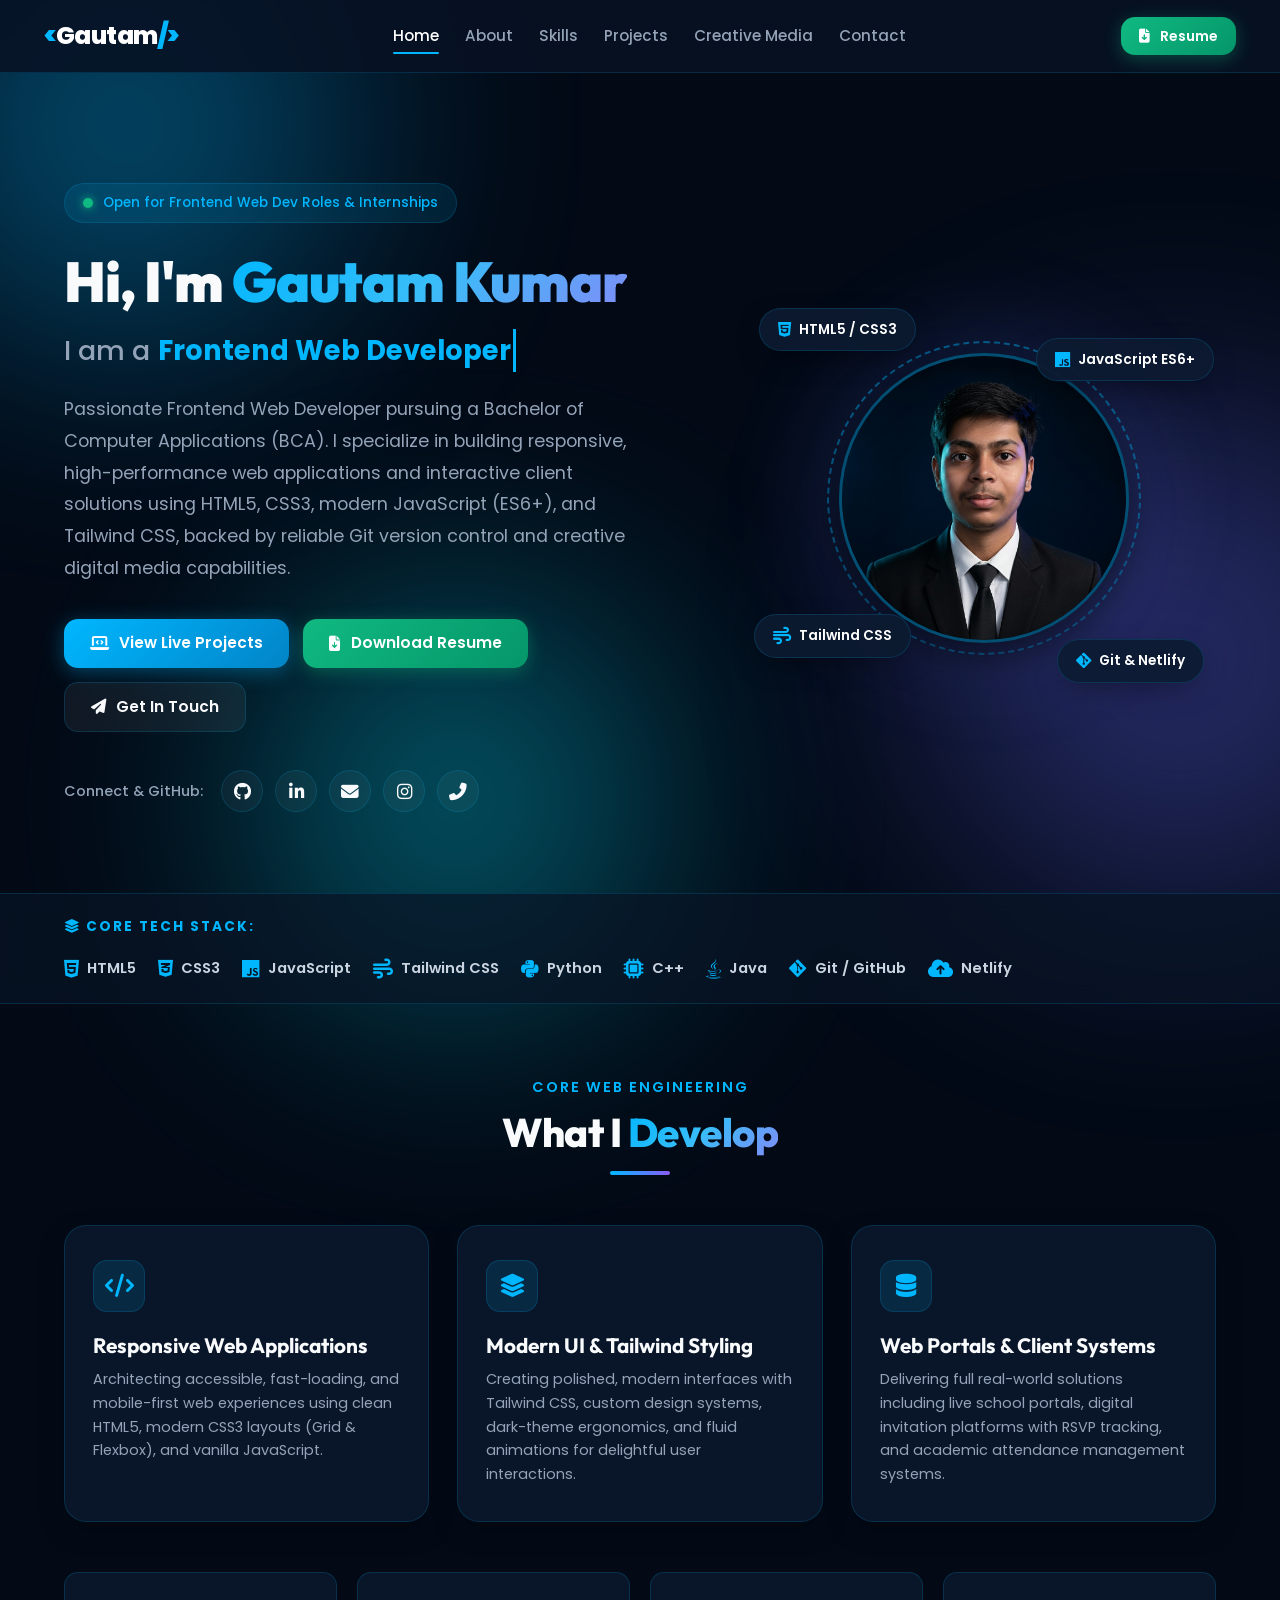
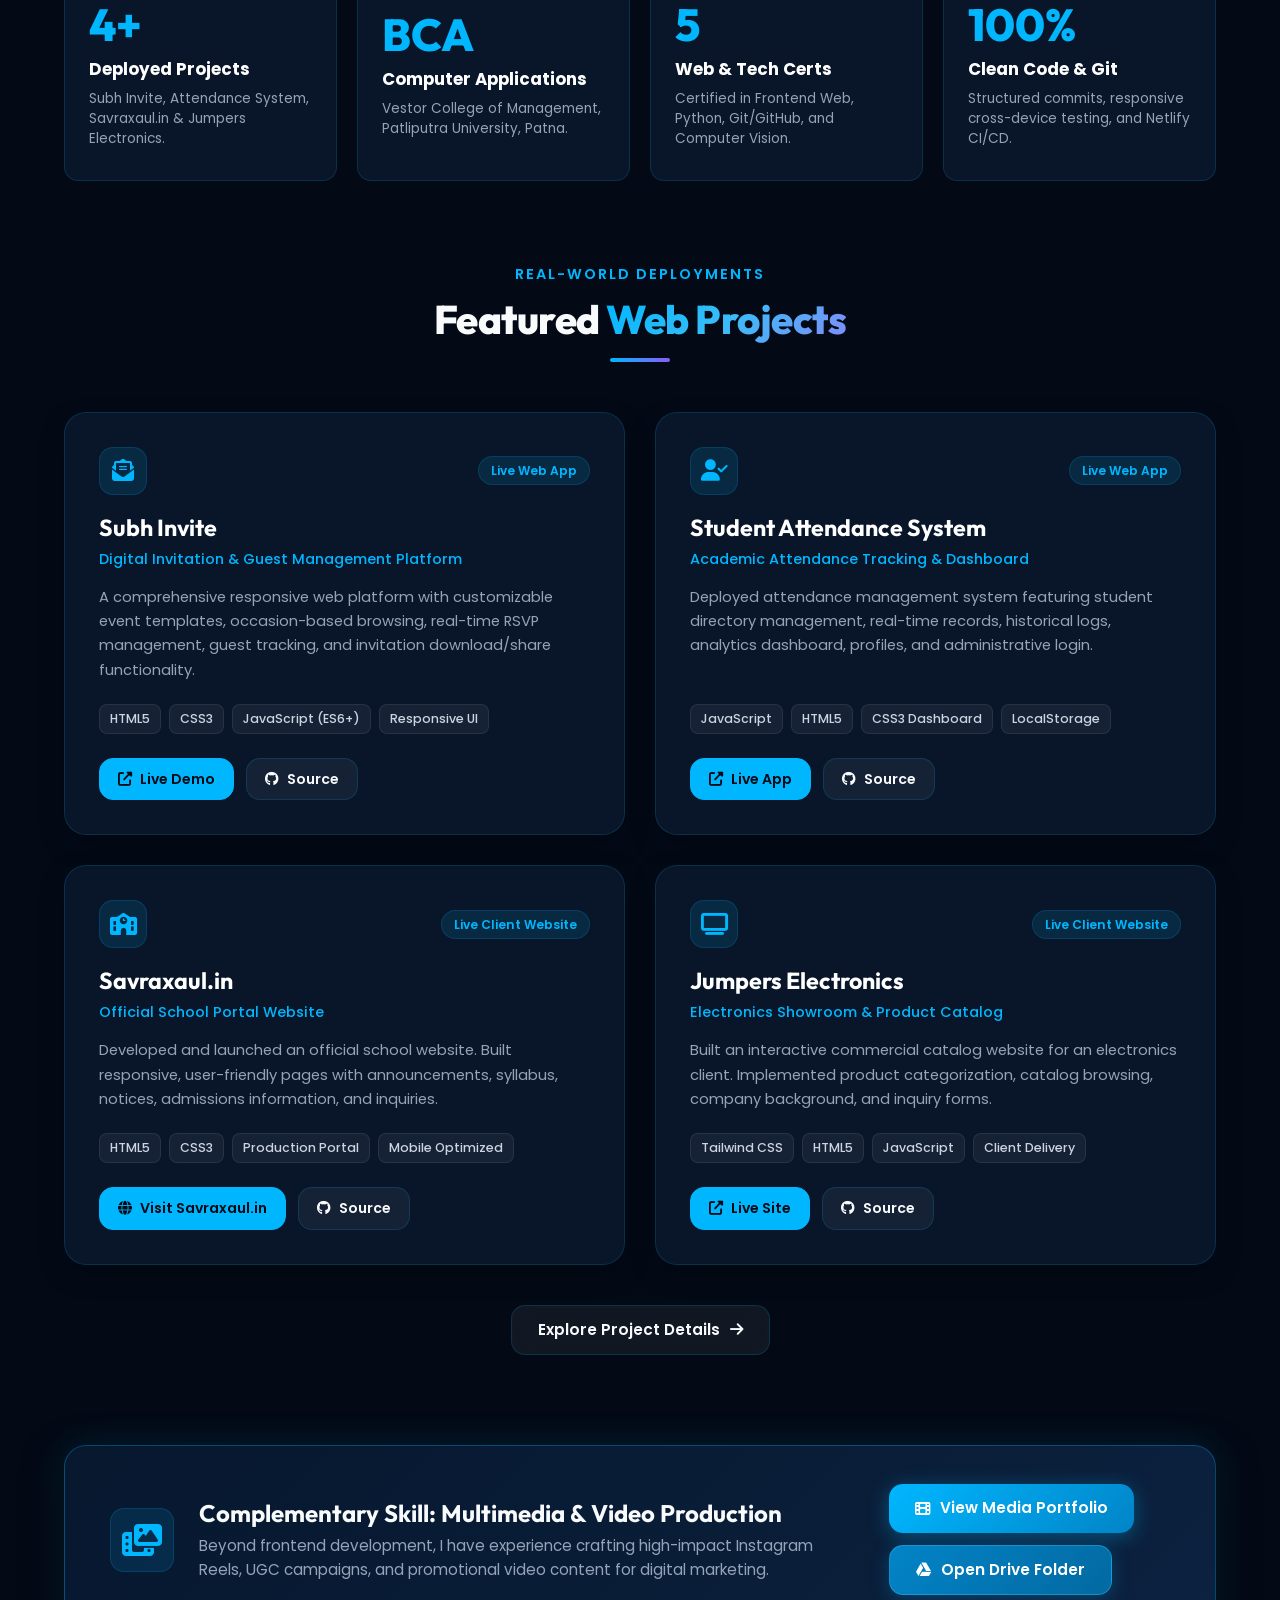
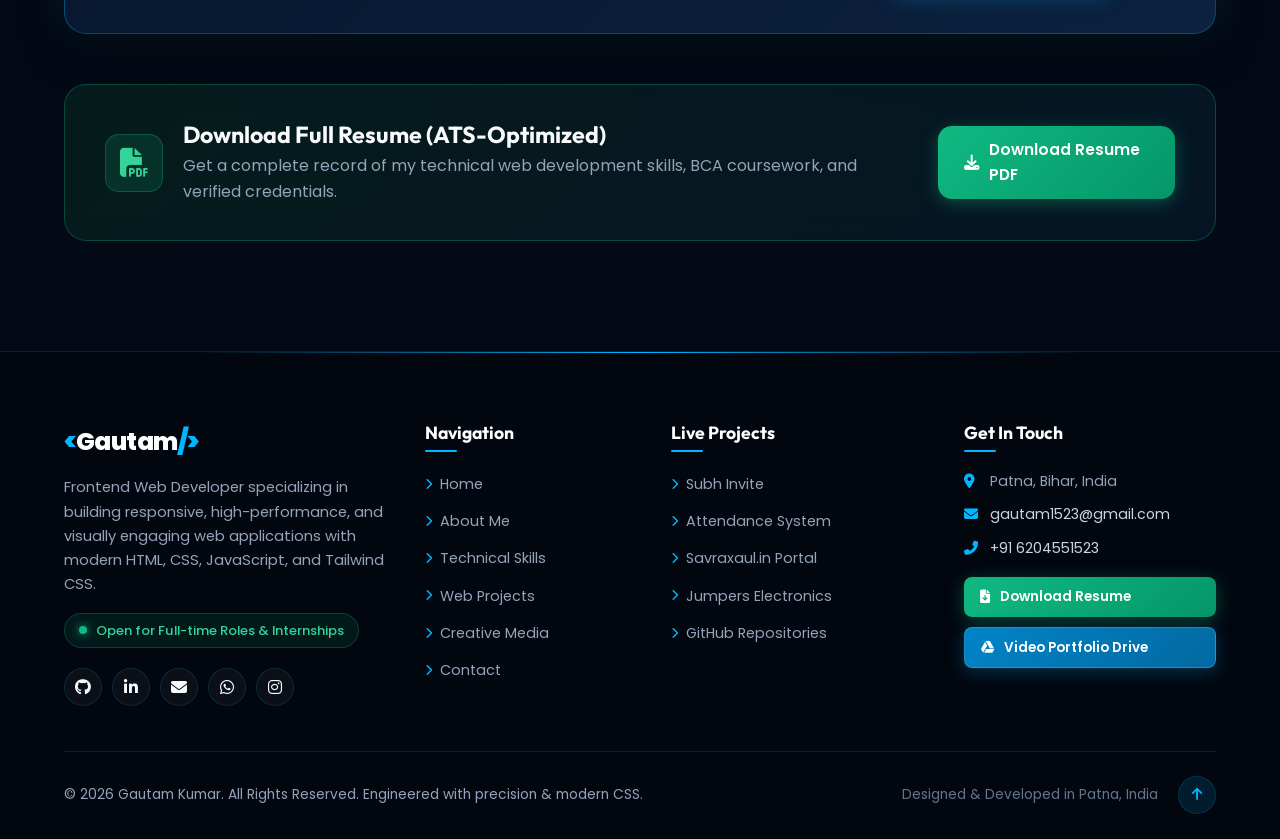
<file: index.html>
<!DOCTYPE html>
<html lang="en">

<head>
    <meta charset="UTF-8">
    <meta name="viewport" content="width=device-width, initial-scale=1.0">
    <title>Gautam Kumar | Frontend Web Developer</title>

    <meta name="description" content="Portfolio of Gautam Kumar - Frontend Web Developer & BCA Student. Building modern, responsive, high-performance web applications with HTML5, CSS3, JavaScript, Tailwind CSS, Python, and Git.">
    <meta name="author" content="Gautam Kumar">

    <!-- Google Fonts -->
    <link rel="preconnect" href="https://fonts.googleapis.com">
    <link rel="preconnect" href="https://fonts.gstatic.com" crossorigin>
    <link href="https://fonts.googleapis.com/css2?family=Outfit:wght@300;400;500;600;700;800;900&family=Poppins:wght@300;400;500;600;700&display=swap" rel="stylesheet">

    <!-- Font Awesome Icons -->
    <link rel="stylesheet" href="https://cdnjs.cloudflare.com/ajax/libs/font-awesome/6.5.1/css/all.min.css">

    <!-- Favicon -->
    <link rel="icon" type="image/jpeg" href="assets/profile.jpg">

    <!-- Stylesheet -->
    <link rel="stylesheet" href="style.css">
</head>

<body>
    <!-- Background Glow Blobs -->
    <div class="blob-bg blob-1"></div>
    <div class="blob-bg blob-2"></div>
    <div class="blob-bg blob-3"></div>

    <!-- Navigation Header -->
    <header class="header" id="header">
        <div class="nav-container">
            <a href="index.html" class="logo">
                <span class="logo-tag">&lt;</span>Gautam<span class="logo-tag">/&gt;</span>
            </a>

            <!-- Multipage Desktop Navigation -->
            <nav class="navbar" id="navbar">
                <a href="index.html" class="nav-link active">Home</a>
                <a href="about.html" class="nav-link">About</a>
                <a href="skills.html" class="nav-link">Skills</a>
                <a href="projects.html" class="nav-link">Projects</a>
                <a href="videos.html" class="nav-link">Creative Media</a>
                <a href="contact.html" class="nav-link">Contact</a>
            </nav>

            <div class="nav-actions">
                <a href="assets/Gautam_Kumar_Resume_ATS.pdf" download="Gautam_Kumar_Resume.pdf" class="btn btn-resume nav-resume-btn" title="Download Resume PDF">
                    <i class="fas fa-file-download"></i>
                    <span>Resume</span>
                </a>
                <button class="mobile-toggle" id="mobile-toggle" aria-label="Toggle Navigation Menu">
                    <i class="fas fa-bars"></i>
                </button>
            </div>
        </div>
    </header>

    <main>
        <!-- Hero Section (Web Development Focused) -->
        <section class="hero-section">
            <div class="section-container hero-grid">
                <div class="hero-content">
                    <div class="badge-pill">
                        <span class="pulse-dot"></span> Open for Frontend Web Dev Roles & Internships
                    </div>
                    <h1 class="hero-title">
                        Hi, I'm <span class="highlight-gradient">Gautam Kumar</span>
                    </h1>
                    <div class="typewriter-container">
                        <span class="typewriter-prefix">I am a </span>
                        <span class="typewriter-text" id="typewriter"></span>
                        <span class="cursor">&nbsp;</span>
                    </div>
                    <p class="hero-description">
                        Passionate Frontend Web Developer pursuing a Bachelor of Computer Applications (BCA).
                        I specialize in building responsive, high-performance web applications and interactive client solutions using HTML5, CSS3, modern JavaScript (ES6+), and Tailwind CSS, backed by reliable Git version control and creative digital media capabilities.
                    </p>

                    <div class="hero-cta-group">
                        <a href="projects.html" class="btn btn-primary">
                            <i class="fas fa-laptop-code"></i>
                            <span>View Live Projects</span>
                        </a>
                        <a href="assets/Gautam_Kumar_Resume_ATS.pdf" download="Gautam_Kumar_Resume.pdf" class="btn btn-resume">
                            <i class="fas fa-file-download"></i>
                            <span>Download Resume</span>
                        </a>
                        <a href="contact.html" class="btn btn-secondary">
                            <i class="fas fa-paper-plane"></i>
                            <span>Get In Touch</span>
                        </a>
                    </div>

                    <div class="social-links-container">
                        <span class="social-label">Connect & GitHub:</span>
                        <div class="social-icons">
                            <a href="https://github.com/gautamkumar523" target="_blank" rel="noopener noreferrer" aria-label="GitHub">
                                <i class="fab fa-github"></i>
                            </a>
                            <a href="https://www.linkedin.com/in/gautam-kumar-48a012330" target="_blank" rel="noopener noreferrer" aria-label="LinkedIn">
                                <i class="fab fa-linkedin-in"></i>
                            </a>
                            <a href="mailto:gautam1523@gmail.com" aria-label="Email">
                                <i class="fas fa-envelope"></i>
                            </a>
                            <a href="https://www.instagram.com/kumar_gautam523/" target="_blank" rel="noopener noreferrer" aria-label="Instagram">
                                <i class="fab fa-instagram"></i>
                            </a>
                            <a href="tel:+916204551523" aria-label="Phone">
                                <i class="fas fa-phone-alt"></i>
                            </a>
                        </div>
                    </div>
                </div>

                <div class="hero-visual">
                    <div class="visual-card">
                        <div class="card-glow"></div>
                        <div class="avatar-wrapper">
                            <div class="avatar-ring"></div>
                            <div class="avatar-inner">
                                <img src="assets/profile.jpg" alt="Gautam Kumar - Frontend Web Developer" class="hero-avatar-img">
                            </div>
                        </div>

                        <!-- Developer Tech Badges -->
                        <div class="floating-badge badge-1">
                            <i class="fab fa-html5"></i>
                            <span>HTML5 / CSS3</span>
                        </div>
                        <div class="floating-badge badge-2">
                            <i class="fab fa-js"></i>
                            <span>JavaScript ES6+</span>
                        </div>
                        <div class="floating-badge badge-3">
                            <i class="fas fa-wind"></i>
                            <span>Tailwind CSS</span>
                        </div>
                        <div class="floating-badge badge-4">
                            <i class="fab fa-git-alt"></i>
                            <span>Git & Netlify</span>
                        </div>
                    </div>
                </div>
            </div>
        </section>

        <!-- Tech Stack Ribbon -->
        <div class="tech-stack-strip">
            <div class="section-container tech-stack-container">
                <span class="tech-stack-title"><i class="fas fa-layer-group"></i> Core Tech Stack:</span>
                <div class="tech-stack-items">
                    <div class="tech-stack-item"><i class="fab fa-html5"></i> HTML5</div>
                    <div class="tech-stack-item"><i class="fab fa-css3-alt"></i> CSS3</div>
                    <div class="tech-stack-item"><i class="fab fa-js"></i> JavaScript</div>
                    <div class="tech-stack-item"><i class="fas fa-wind"></i> Tailwind CSS</div>
                    <div class="tech-stack-item"><i class="fab fa-python"></i> Python</div>
                    <div class="tech-stack-item"><i class="fas fa-microchip"></i> C++</div>
                    <div class="tech-stack-item"><i class="fab fa-java"></i> Java</div>
                    <div class="tech-stack-item"><i class="fab fa-git-alt"></i> Git / GitHub</div>
                    <div class="tech-stack-item"><i class="fas fa-cloud-upload-alt"></i> Netlify</div>
                </div>
            </div>
        </div>

        <!-- Developer Expertise & Architecture -->
        <section class="section" style="padding-top: 10px; padding-bottom: 70px;">
            <div class="section-container">
                <div class="section-header">
                    <span class="section-subtitle">Core Web Engineering</span>
                    <h2 class="section-title">What I <span class="highlight-gradient">Develop</span></h2>
                    <div class="title-bar"></div>
                </div>

                <div class="dev-services-grid">
                    <div class="dev-service-card">
                        <div class="service-icon-wrap">
                            <i class="fas fa-code"></i>
                        </div>
                        <h3>Responsive Web Applications</h3>
                        <p>Architecting accessible, fast-loading, and mobile-first web experiences using clean HTML5, modern CSS3 layouts (Grid & Flexbox), and vanilla JavaScript.</p>
                    </div>

                    <div class="dev-service-card">
                        <div class="service-icon-wrap">
                            <i class="fas fa-layer-group"></i>
                        </div>
                        <h3>Modern UI & Tailwind Styling</h3>
                        <p>Creating polished, modern interfaces with Tailwind CSS, custom design systems, dark-theme ergonomics, and fluid animations for delightful user interactions.</p>
                    </div>

                    <div class="dev-service-card">
                        <div class="service-icon-wrap">
                            <i class="fas fa-database"></i>
                        </div>
                        <h3>Web Portals & Client Systems</h3>
                        <p>Delivering full real-world solutions including live school portals, digital invitation platforms with RSVP tracking, and academic attendance management systems.</p>
                    </div>
                </div>

                <!-- Developer Stats -->
                <div class="about-stats-grid" style="grid-template-columns: repeat(4, 1fr);">
                    <div class="stat-card">
                        <div class="stat-number">4+</div>
                        <div class="stat-title">Deployed Projects</div>
                        <p class="stat-desc">Subh Invite, Attendance System, Savraxaul.in & Jumpers Electronics.</p>
                    </div>
                    <div class="stat-card">
                        <div class="stat-number">BCA</div>
                        <div class="stat-title">Computer Applications</div>
                        <p class="stat-desc">Vestor College of Management, Patliputra University, Patna.</p>
                    </div>
                    <div class="stat-card">
                        <div class="stat-number">5</div>
                        <div class="stat-title">Web & Tech Certs</div>
                        <p class="stat-desc">Certified in Frontend Web, Python, Git/GitHub, and Computer Vision.</p>
                    </div>
                    <div class="stat-card">
                        <div class="stat-number">100%</div>
                        <div class="stat-title">Clean Code & Git</div>
                        <p class="stat-desc">Structured commits, responsive cross-device testing, and Netlify CI/CD.</p>
                    </div>
                </div>
            </div>
        </section>

        <!-- Live Projects Showcase (All 4 Projects Featured) -->
        <section class="section" style="padding-top: 10px; padding-bottom: 90px;">
            <div class="section-container">
                <div class="section-header">
                    <span class="section-subtitle">Real-World Deployments</span>
                    <h2 class="section-title">Featured <span class="highlight-gradient">Web Projects</span></h2>
                    <div class="title-bar"></div>
                </div>

                <div class="projects-grid">
                    <!-- Project 1: Subh Invite -->
                    <div class="project-card">
                        <div class="project-header">
                            <div class="project-icon-wrap">
                                <i class="fas fa-envelope-open-text"></i>
                            </div>
                            <div class="project-badge">Live Web App</div>
                        </div>
                        <h3 class="project-title">Subh Invite</h3>
                        <p class="project-subtitle">Digital Invitation & Guest Management Platform</p>
                        <p class="project-desc">
                            A comprehensive responsive web platform with customizable event templates, occasion-based browsing, real-time RSVP management, guest tracking, and invitation download/share functionality.
                        </p>
                        <div class="project-tech-tags">
                            <span>HTML5</span>
                            <span>CSS3</span>
                            <span>JavaScript (ES6+)</span>
                            <span>Responsive UI</span>
                        </div>
                        <div class="project-links">
                            <a href="https://subhinvite.netlify.app/" target="_blank" rel="noopener noreferrer" class="proj-btn proj-btn-primary">
                                <i class="fas fa-external-link-alt"></i> Live Demo
                            </a>
                            <a href="https://github.com/gautamkumar523" target="_blank" rel="noopener noreferrer" class="proj-btn">
                                <i class="fab fa-github"></i> Source
                            </a>
                        </div>
                    </div>

                    <!-- Project 2: Student Attendance System -->
                    <div class="project-card">
                        <div class="project-header">
                            <div class="project-icon-wrap">
                                <i class="fas fa-user-check"></i>
                            </div>
                            <div class="project-badge">Live Web App</div>
                        </div>
                        <h3 class="project-title">Student Attendance System</h3>
                        <p class="project-subtitle">Academic Attendance Tracking & Dashboard</p>
                        <p class="project-desc">
                            Deployed attendance management system featuring student directory management, real-time records, historical logs, analytics dashboard, profiles, and administrative login.
                        </p>
                        <div class="project-tech-tags">
                            <span>JavaScript</span>
                            <span>HTML5</span>
                            <span>CSS3 Dashboard</span>
                            <span>LocalStorage</span>
                        </div>
                        <div class="project-links">
                            <a href="https://stuattendancesys.netlify.app/" target="_blank" rel="noopener noreferrer" class="proj-btn proj-btn-primary">
                                <i class="fas fa-external-link-alt"></i> Live App
                            </a>
                            <a href="https://github.com/gautamkumar523" target="_blank" rel="noopener noreferrer" class="proj-btn">
                                <i class="fab fa-github"></i> Source
                            </a>
                        </div>
                    </div>

                    <!-- Project 3: Savraxaul.in -->
                    <div class="project-card">
                        <div class="project-header">
                            <div class="project-icon-wrap">
                                <i class="fas fa-school"></i>
                            </div>
                            <div class="project-badge">Live Client Website</div>
                        </div>
                        <h3 class="project-title">Savraxaul.in</h3>
                        <p class="project-subtitle">Official School Portal Website</p>
                        <p class="project-desc">
                            Developed and launched an official school website. Built responsive, user-friendly pages with announcements, syllabus, notices, admissions information, and inquiries.
                        </p>
                        <div class="project-tech-tags">
                            <span>HTML5</span>
                            <span>CSS3</span>
                            <span>Production Portal</span>
                            <span>Mobile Optimized</span>
                        </div>
                        <div class="project-links">
                            <a href="https://savraxaul.in" target="_blank" rel="noopener noreferrer" class="proj-btn proj-btn-primary">
                                <i class="fas fa-globe"></i> Visit Savraxaul.in
                            </a>
                            <a href="https://github.com/gautamkumar523" target="_blank" rel="noopener noreferrer" class="proj-btn">
                                <i class="fab fa-github"></i> Source
                            </a>
                        </div>
                    </div>

                    <!-- Project 4: Jumpers Electronics -->
                    <div class="project-card">
                        <div class="project-header">
                            <div class="project-icon-wrap">
                                <i class="fas fa-tv"></i>
                            </div>
                            <div class="project-badge">Live Client Website</div>
                        </div>
                        <h3 class="project-title">Jumpers Electronics</h3>
                        <p class="project-subtitle">Electronics Showroom & Product Catalog</p>
                        <p class="project-desc">
                            Built an interactive commercial catalog website for an electronics client. Implemented product categorization, catalog browsing, company background, and inquiry forms.
                        </p>
                        <div class="project-tech-tags">
                            <span>Tailwind CSS</span>
                            <span>HTML5</span>
                            <span>JavaScript</span>
                            <span>Client Delivery</span>
                        </div>
                        <div class="project-links">
                            <a href="https://jumperselectronics.netlify.app/" target="_blank" rel="noopener noreferrer" class="proj-btn proj-btn-primary">
                                <i class="fas fa-external-link-alt"></i> Live Site
                            </a>
                            <a href="https://github.com/gautamkumar523" target="_blank" rel="noopener noreferrer" class="proj-btn">
                                <i class="fab fa-github"></i> Source
                            </a>
                        </div>
                    </div>
                </div>

                <div style="text-align: center; margin-top: 40px;">
                    <a href="projects.html" class="btn btn-secondary">
                        <span>Explore Project Details</span>
                        <i class="fas fa-arrow-right"></i>
                    </a>
                </div>
            </div>
        </section>

        <!-- Complementary Creative Media & Video Banner -->
        <section class="section" style="padding-top: 0; padding-bottom: 70px;">
            <div class="section-container">
                <div class="drive-banner">
                    <div class="drive-banner-content">
                        <div class="drive-banner-icon">
                            <i class="fas fa-photo-video"></i>
                        </div>
                        <div class="drive-banner-text">
                            <h3>Complementary Skill: Multimedia & Video Production</h3>
                            <p>Beyond frontend development, I have experience crafting high-impact Instagram Reels, UGC campaigns, and promotional video content for digital marketing.</p>
                        </div>
                    </div>
                    <div style="display: flex; gap: 12px; flex-wrap: wrap;">
                        <a href="videos.html" class="btn btn-primary">
                            <i class="fas fa-film"></i>
                            <span>View Media Portfolio</span>
                        </a>
                        <a href="https://drive.google.com/drive/folders/1fnpWVgMKxnuVFxJ9UNjNmd7rNu_-6KGL?usp=drive_link" target="_blank" rel="noopener noreferrer" class="btn btn-drive">
                            <i class="fab fa-google-drive"></i>
                            <span>Open Drive Folder</span>
                        </a>
                    </div>
                </div>

                <!-- Resume Download Section Banner -->
                <div class="resume-download-banner">
                    <div class="resume-banner-content">
                        <div class="resume-banner-icon">
                            <i class="fas fa-file-pdf"></i>
                        </div>
                        <div>
                            <h3 style="font-size: 1.45rem; font-weight: 700; margin-bottom: 4px;">Download Full Resume (ATS-Optimized)</h3>
                            <p>Get a complete record of my technical web development skills, BCA coursework, and verified credentials.</p>
                        </div>
                    </div>
                    <a href="assets/Gautam_Kumar_Resume_ATS.pdf" download="Gautam_Kumar_Resume.pdf" class="btn btn-resume">
                        <i class="fas fa-download"></i>
                        <span>Download Resume PDF</span>
                    </a>
                </div>
            </div>
        </section>
    </main>

    <!-- Executive Professional Multipage Footer -->
    <footer class="footer">
        <div class="section-container">
            <div class="footer-top-grid">
                <!-- Col 1: Brand & Professional Identity -->
                <div class="footer-col brand-col">
                    <a href="index.html" class="logo">
                        <span class="logo-tag">&lt;</span>Gautam<span class="logo-tag">/&gt;</span>
                    </a>
                    <p class="brand-tagline">
                        Frontend Web Developer specializing in building responsive, high-performance, and visually engaging web applications with modern HTML, CSS, JavaScript, and Tailwind CSS.
                    </p>
                    <div class="status-indicator">
                        <span>Open for Full-time Roles & Internships</span>
                    </div>
                    <div class="footer-social-icons">
                        <a href="https://github.com/gautamkumar523" target="_blank" rel="noopener noreferrer" aria-label="GitHub Profile">
                            <i class="fab fa-github"></i>
                        </a>
                        <a href="https://www.linkedin.com/in/gautam-kumar-48a012330" target="_blank" rel="noopener noreferrer" aria-label="LinkedIn Profile">
                            <i class="fab fa-linkedin-in"></i>
                        </a>
                        <a href="mailto:gautam1523@gmail.com" aria-label="Send Direct Email">
                            <i class="fas fa-envelope"></i>
                        </a>
                        <a href="https://wa.me/916204551523" target="_blank" rel="noopener noreferrer" aria-label="Chat on WhatsApp">
                            <i class="fab fa-whatsapp"></i>
                        </a>
                        <a href="https://www.instagram.com/kumar_gautam523/" target="_blank" rel="noopener noreferrer" aria-label="Instagram Profile">
                            <i class="fab fa-instagram"></i>
                        </a>
                    </div>
                </div>

                <!-- Col 2: Navigation Links -->
                <div class="footer-col">
                    <h4 class="footer-heading">Navigation</h4>
                    <ul class="footer-nav-list">
                        <li><a href="index.html"><i class="fas fa-chevron-right"></i> Home</a></li>
                        <li><a href="about.html"><i class="fas fa-chevron-right"></i> About Me</a></li>
                        <li><a href="skills.html"><i class="fas fa-chevron-right"></i> Technical Skills</a></li>
                        <li><a href="projects.html"><i class="fas fa-chevron-right"></i> Web Projects</a></li>
                        <li><a href="videos.html"><i class="fas fa-chevron-right"></i> Creative Media</a></li>
                        <li><a href="contact.html"><i class="fas fa-chevron-right"></i> Contact</a></li>
                    </ul>
                </div>

                <!-- Col 3: Featured Live Web Projects -->
                <div class="footer-col">
                    <h4 class="footer-heading">Live Projects</h4>
                    <ul class="footer-nav-list">
                        <li><a href="https://subhinvite.netlify.app/" target="_blank" rel="noopener noreferrer"><i class="fas fa-chevron-right"></i> Subh Invite</a></li>
                        <li><a href="https://stuattendancesys.netlify.app/" target="_blank" rel="noopener noreferrer"><i class="fas fa-chevron-right"></i> Attendance System</a></li>
                        <li><a href="https://savraxaul.in" target="_blank" rel="noopener noreferrer"><i class="fas fa-chevron-right"></i> Savraxaul.in Portal</a></li>
                        <li><a href="https://jumperselectronics.netlify.app/" target="_blank" rel="noopener noreferrer"><i class="fas fa-chevron-right"></i> Jumpers Electronics</a></li>
                        <li><a href="https://github.com/gautamkumar523" target="_blank" rel="noopener noreferrer"><i class="fas fa-chevron-right"></i> GitHub Repositories</a></li>
                    </ul>
                </div>

                <!-- Col 4: Contact & Resources -->
                <div class="footer-col">
                    <h4 class="footer-heading">Get In Touch</h4>
                    <div class="footer-contact-info">
                        <p><i class="fas fa-map-marker-alt"></i> <span>Patna, Bihar, India</span></p>
                        <p><i class="fas fa-envelope"></i> <a href="mailto:gautam1523@gmail.com">gautam1523@gmail.com</a></p>
                        <p><i class="fas fa-phone-alt"></i> <a href="tel:+916204551523">+91 6204551523</a></p>
                    </div>
                    <div class="footer-buttons">
                        <a href="assets/Gautam_Kumar_Resume_ATS.pdf" download="Gautam_Kumar_Resume.pdf" class="btn btn-resume btn-sm">
                            <i class="fas fa-file-download"></i>
                            <span>Download Resume</span>
                        </a>
                        <a href="https://drive.google.com/drive/folders/1fnpWVgMKxnuVFxJ9UNjNmd7rNu_-6KGL?usp=drive_link" target="_blank" rel="noopener noreferrer" class="btn btn-drive btn-sm">
                            <i class="fab fa-google-drive"></i>
                            <span>Video Portfolio Drive</span>
                        </a>
                    </div>
                </div>
            </div>

            <!-- Footer Bottom Bar -->
            <div class="footer-bottom-bar">
                <p>&copy; 2026 Gautam Kumar. All Rights Reserved. Engineered with precision &amp; modern CSS.</p>
                <div class="footer-bottom-right">
                    <span>Designed &amp; Developed in Patna, India</span>
                    <a href="#" class="back-to-top" aria-label="Back to Top">
                        <i class="fas fa-arrow-up"></i>
                    </a>
                </div>
            </div>
        </div>
    </footer>

    <!-- JavaScript -->
    <script src="script.js"></script>
</body>

</html>
</file>
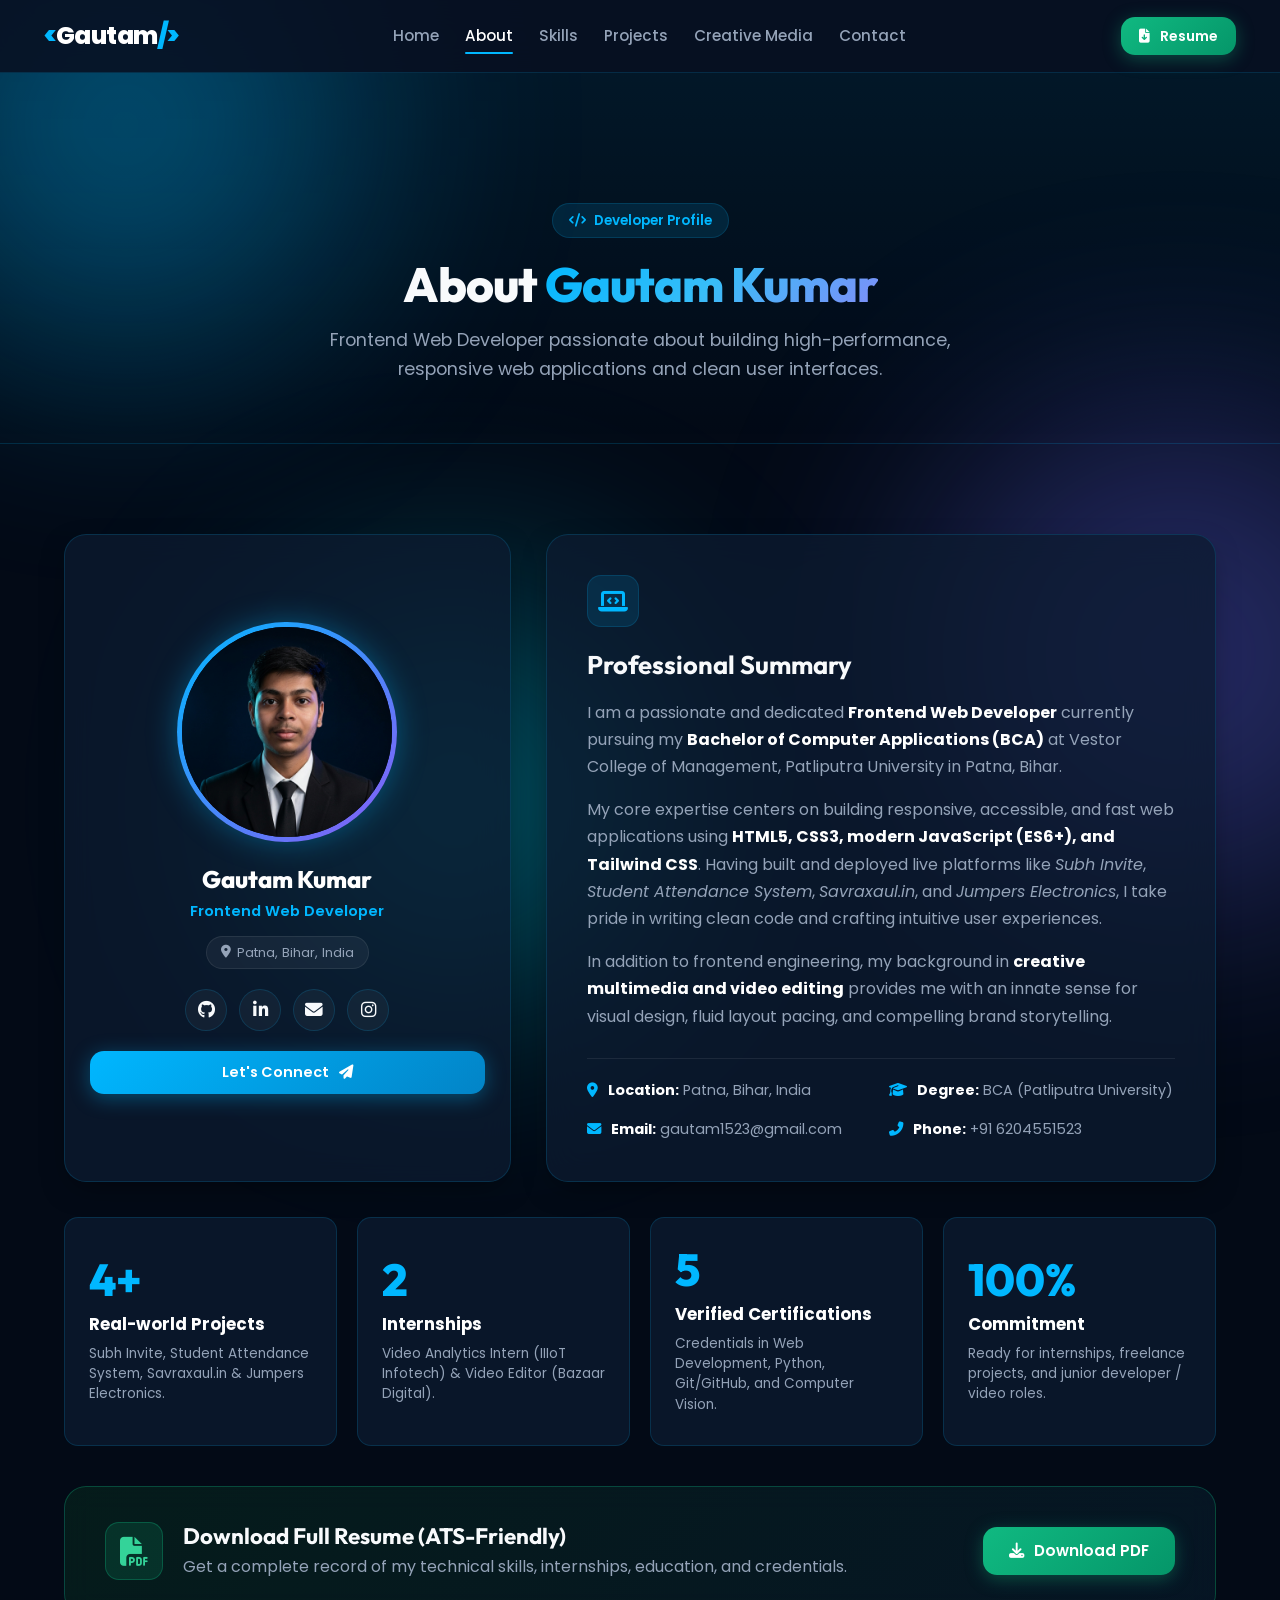
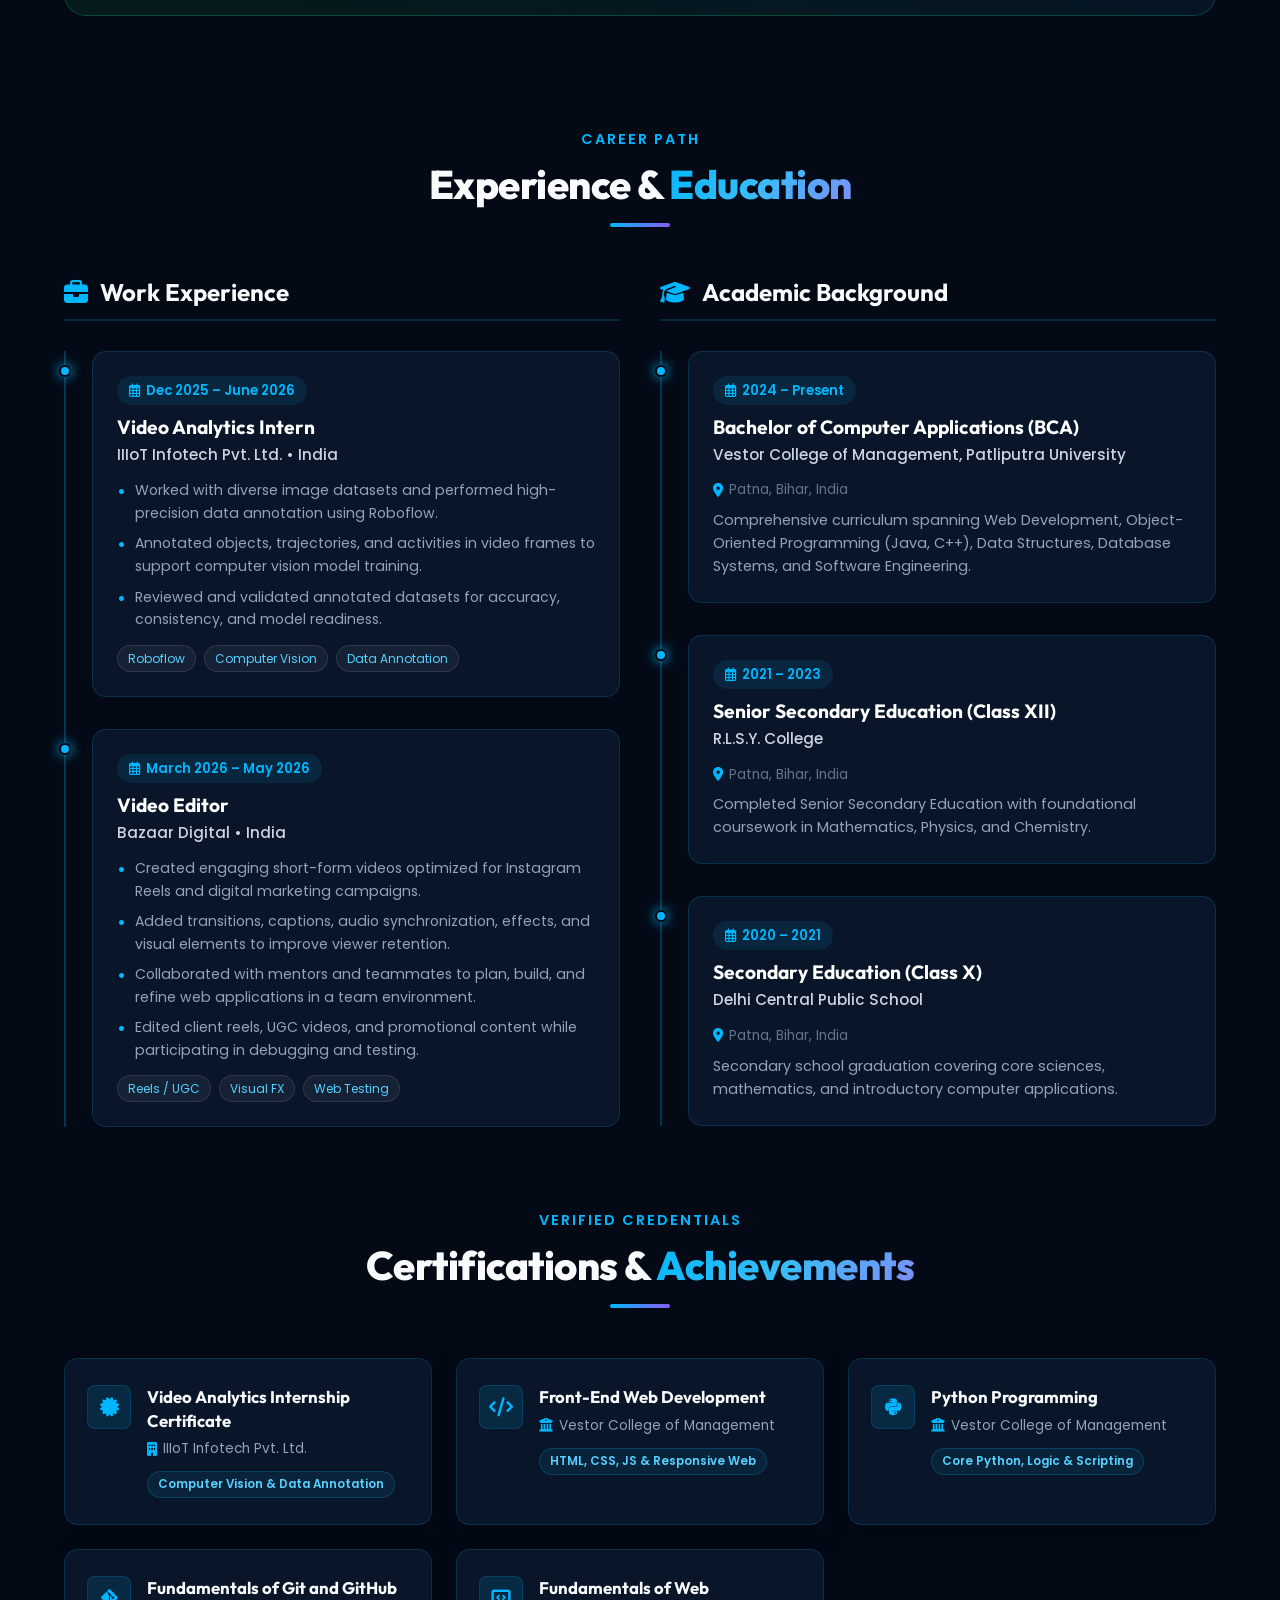
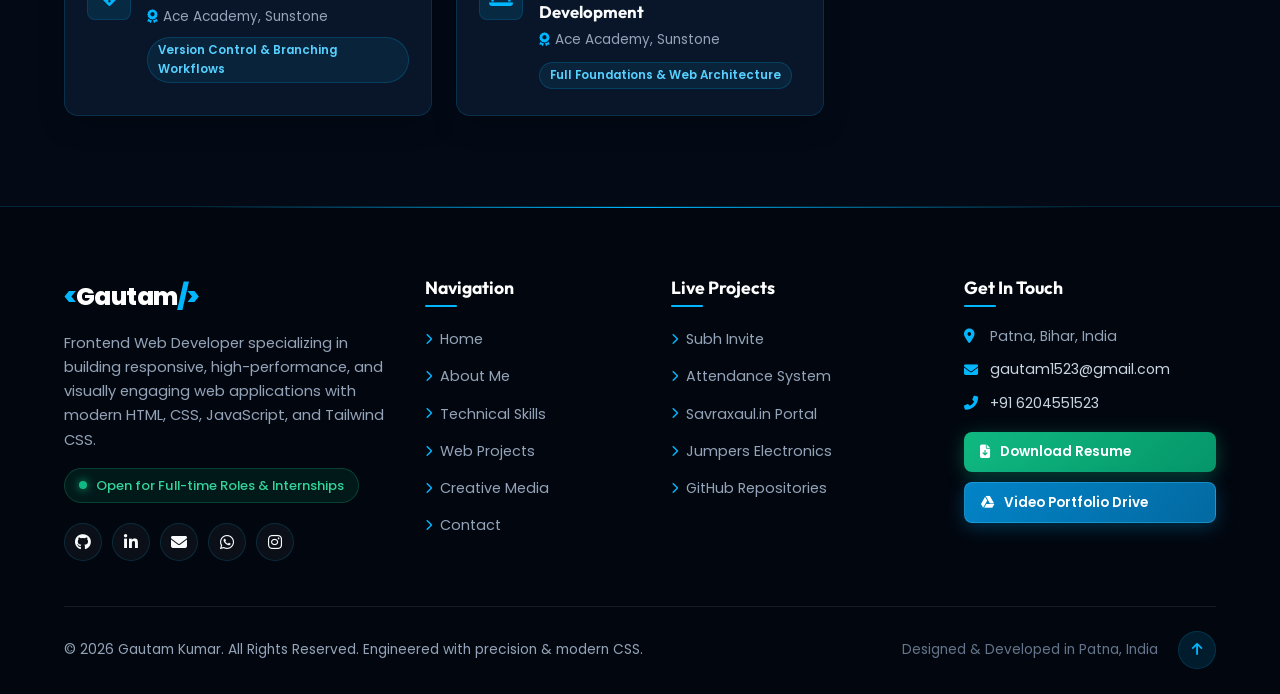
<file: about.html>
<!DOCTYPE html>
<html lang="en">

<head>
    <meta charset="UTF-8">
    <meta name="viewport" content="width=device-width, initial-scale=1.0">
    <title>About Me | Gautam Kumar - Frontend Web Developer</title>

    <meta name="description" content="Learn more about Gautam Kumar: Frontend Web Developer pursuing BCA at Vestor College of Management, Patliputra University, Patna.">
    <meta name="author" content="Gautam Kumar">

    <!-- Google Fonts -->
    <link rel="preconnect" href="https://fonts.googleapis.com">
    <link rel="preconnect" href="https://fonts.gstatic.com" crossorigin>
    <link href="https://fonts.googleapis.com/css2?family=Outfit:wght@300;400;500;600;700;800;900&family=Poppins:wght@300;400;500;600;700&display=swap" rel="stylesheet">

    <!-- Font Awesome Icons -->
    <link rel="stylesheet" href="https://cdnjs.cloudflare.com/ajax/libs/font-awesome/6.5.1/css/all.min.css">

    <!-- Favicon -->
    <link rel="icon" type="image/jpeg" href="assets/profile.jpg">

    <!-- Stylesheet -->
    <link rel="stylesheet" href="style.css">
</head>

<body>
    <!-- Background Glow Blobs -->
    <div class="blob-bg blob-1"></div>
    <div class="blob-bg blob-2"></div>
    <div class="blob-bg blob-3"></div>

    <!-- Navigation Header -->
    <header class="header" id="header">
        <div class="nav-container">
            <a href="index.html" class="logo">
                <span class="logo-tag">&lt;</span>Gautam<span class="logo-tag">/&gt;</span>
            </a>

            <nav class="navbar" id="navbar">
                <a href="index.html" class="nav-link">Home</a>
                <a href="about.html" class="nav-link active">About</a>
                <a href="skills.html" class="nav-link">Skills</a>
                <a href="projects.html" class="nav-link">Projects</a>
                <a href="videos.html" class="nav-link">Creative Media</a>
                <a href="contact.html" class="nav-link">Contact</a>
            </nav>

            <div class="nav-actions">
                <a href="assets/Gautam_Kumar_Resume_ATS.pdf" download="Gautam_Kumar_Resume.pdf" class="btn btn-resume nav-resume-btn" title="Download Resume PDF">
                    <i class="fas fa-file-download"></i>
                    <span>Resume</span>
                </a>
                <button class="mobile-toggle" id="mobile-toggle" aria-label="Toggle Navigation Menu">
                    <i class="fas fa-bars"></i>
                </button>
            </div>
        </div>
    </header>

    <main>
        <!-- Page Header -->
        <section class="page-header">
            <div class="section-container">
                <div class="page-tag">
                    <i class="fas fa-code"></i> Developer Profile
                </div>
                <h1>About <span class="highlight-gradient">Gautam Kumar</span></h1>
                <p>Frontend Web Developer passionate about building high-performance, responsive web applications and clean user interfaces.</p>
            </div>
        </section>

        <!-- About Intro Section -->
        <section class="section" style="padding-bottom: 50px;">
            <div class="section-container">
                <div class="about-hero-grid">
                    <!-- Photo Card -->
                    <div class="about-image-card">
                        <div class="about-img-frame">
                            <img src="assets/profile.jpg" alt="Gautam Kumar - Frontend Web Developer" class="about-profile-img">
                        </div>
                        <div class="about-image-meta">
                            <h4>Gautam Kumar</h4>
                            <p class="role-badge">Frontend Web Developer</p>
                            <span class="location-badge"><i class="fas fa-map-marker-alt"></i> Patna, Bihar, India</span>
                        </div>
                        <div class="social-icons" style="margin-bottom: 20px;">
                            <a href="https://github.com/gautamkumar523" target="_blank" rel="noopener noreferrer" aria-label="GitHub"><i class="fab fa-github"></i></a>
                            <a href="https://www.linkedin.com/in/gautam-kumar-48a012330" target="_blank" rel="noopener noreferrer" aria-label="LinkedIn"><i class="fab fa-linkedin-in"></i></a>
                            <a href="mailto:gautam1523@gmail.com" aria-label="Email"><i class="fas fa-envelope"></i></a>
                            <a href="https://www.instagram.com/kumar_gautam523/" target="_blank" rel="noopener noreferrer" aria-label="Instagram"><i class="fab fa-instagram"></i></a>
                        </div>
                        <a href="contact.html" class="btn btn-primary" style="width: 100%; padding: 10px 18px; font-size: 0.9rem;">
                            <span>Let's Connect</span>
                            <i class="fas fa-paper-plane"></i>
                        </a>
                    </div>

                    <!-- Intro Card -->
                    <div class="about-card intro-card">
                        <div class="card-icon-box">
                            <i class="fas fa-laptop-code"></i>
                        </div>
                        <h3>Professional Summary</h3>
                        <p>
                            I am a passionate and dedicated <strong>Frontend Web Developer</strong> currently pursuing my <strong>Bachelor of Computer Applications (BCA)</strong> at Vestor College of Management, Patliputra University in Patna, Bihar.
                        </p>
                        <p>
                            My core expertise centers on building responsive, accessible, and fast web applications using <strong>HTML5, CSS3, modern JavaScript (ES6+), and Tailwind CSS</strong>. Having built and deployed live platforms like <em>Subh Invite</em>, <em>Student Attendance System</em>, <em>Savraxaul.in</em>, and <em>Jumpers Electronics</em>, I take pride in writing clean code and crafting intuitive user experiences.
                        </p>
                        <p>
                            In addition to frontend engineering, my background in <strong>creative multimedia and video editing</strong> provides me with an innate sense for visual design, fluid layout pacing, and compelling brand storytelling.
                        </p>

                        <div class="info-meta-list">
                            <div class="info-meta-item">
                                <i class="fas fa-map-marker-alt"></i>
                                <span><strong>Location:</strong> Patna, Bihar, India</span>
                            </div>
                            <div class="info-meta-item">
                                <i class="fas fa-graduation-cap"></i>
                                <span><strong>Degree:</strong> BCA (Patliputra University)</span>
                            </div>
                            <div class="info-meta-item">
                                <i class="fas fa-envelope"></i>
                                <span><strong>Email:</strong> gautam1523@gmail.com</span>
                            </div>
                            <div class="info-meta-item">
                                <i class="fas fa-phone-alt"></i>
                                <span><strong>Phone:</strong> +91 6204551523</span>
                            </div>
                        </div>
                    </div>
                </div>

                <div class="about-stats-grid" style="grid-template-columns: repeat(4, 1fr); margin-bottom: 40px;">
                    <div class="stat-card">
                        <div class="stat-number">4+</div>
                        <div class="stat-title">Real-world Projects</div>
                        <p class="stat-desc">Subh Invite, Student Attendance System, Savraxaul.in & Jumpers Electronics.</p>
                    </div>
                    <div class="stat-card">
                        <div class="stat-number">2</div>
                        <div class="stat-title">Internships</div>
                        <p class="stat-desc">Video Analytics Intern (IIIoT Infotech) & Video Editor (Bazaar Digital).</p>
                    </div>
                    <div class="stat-card">
                        <div class="stat-number">5</div>
                        <div class="stat-title">Verified Certifications</div>
                        <p class="stat-desc">Credentials in Web Development, Python, Git/GitHub, and Computer Vision.</p>
                    </div>
                    <div class="stat-card">
                        <div class="stat-number">100%</div>
                        <div class="stat-title">Commitment</div>
                        <p class="stat-desc">Ready for internships, freelance projects, and junior developer / video roles.</p>
                    </div>
                </div>

                <!-- Resume Download Banner -->
                <div class="resume-download-banner">
                    <div class="resume-banner-content">
                        <div class="resume-banner-icon">
                            <i class="fas fa-file-pdf"></i>
                        </div>
                        <div>
                            <h3 style="font-size: 1.4rem; font-weight: 700; margin-bottom: 4px;">Download Full Resume (ATS-Friendly)</h3>
                            <p>Get a complete record of my technical skills, internships, education, and credentials.</p>
                        </div>
                    </div>
                    <a href="assets/Gautam_Kumar_Resume_ATS.pdf" download="Gautam_Kumar_Resume.pdf" class="btn btn-resume">
                        <i class="fas fa-download"></i>
                        <span>Download PDF</span>
                    </a>
                </div>
            </div>
        </section>

        <!-- Experience & Education Dual Timeline -->
        <section class="section" style="padding-top: 20px; padding-bottom: 70px;">
            <div class="section-container">
                <div class="section-header">
                    <span class="section-subtitle">Career Path</span>
                    <h2 class="section-title">Experience & <span class="highlight-gradient">Education</span></h2>
                    <div class="title-bar"></div>
                </div>

                <div class="timeline-dual-grid">
                    <!-- Work Experience Column -->
                    <div class="timeline-column">
                        <div class="column-header">
                            <i class="fas fa-briefcase"></i>
                            <h3>Work Experience</h3>
                        </div>

                        <div class="timeline-list">
                            <!-- Experience 1 -->
                            <div class="timeline-item">
                                <div class="timeline-dot"></div>
                                <div class="timeline-card">
                                    <div class="timeline-date">
                                        <i class="far fa-calendar-alt"></i> Dec 2025 – June 2026
                                    </div>
                                    <h4 class="timeline-role">Video Analytics Intern</h4>
                                    <div class="timeline-company">IIIoT Infotech Pvt. Ltd. • India</div>
                                    <ul class="timeline-points">
                                        <li>Worked with diverse image datasets and performed high-precision data annotation using Roboflow.</li>
                                        <li>Annotated objects, trajectories, and activities in video frames to support computer vision model training.</li>
                                        <li>Reviewed and validated annotated datasets for accuracy, consistency, and model readiness.</li>
                                    </ul>
                                    <div class="tag-row">
                                        <span class="mini-tag">Roboflow</span>
                                        <span class="mini-tag">Computer Vision</span>
                                        <span class="mini-tag">Data Annotation</span>
                                    </div>
                                </div>
                            </div>

                            <!-- Experience 2 -->
                            <div class="timeline-item">
                                <div class="timeline-dot"></div>
                                <div class="timeline-card">
                                    <div class="timeline-date">
                                        <i class="far fa-calendar-alt"></i> March 2026 – May 2026
                                    </div>
                                    <h4 class="timeline-role">Video Editor</h4>
                                    <div class="timeline-company">Bazaar Digital • India</div>
                                    <ul class="timeline-points">
                                        <li>Created engaging short-form videos optimized for Instagram Reels and digital marketing campaigns.</li>
                                        <li>Added transitions, captions, audio synchronization, effects, and visual elements to improve viewer retention.</li>
                                        <li>Collaborated with mentors and teammates to plan, build, and refine web applications in a team environment.</li>
                                        <li>Edited client reels, UGC videos, and promotional content while participating in debugging and testing.</li>
                                    </ul>
                                    <div class="tag-row">
                                        <span class="mini-tag">Reels / UGC</span>
                                        <span class="mini-tag">Visual FX</span>
                                        <span class="mini-tag">Web Testing</span>
                                    </div>
                                </div>
                            </div>
                        </div>
                    </div>

                    <!-- Education Column -->
                    <div class="timeline-column">
                        <div class="column-header">
                            <i class="fas fa-graduation-cap"></i>
                            <h3>Academic Background</h3>
                        </div>

                        <div class="timeline-list">
                            <!-- Education 1 -->
                            <div class="timeline-item">
                                <div class="timeline-dot"></div>
                                <div class="timeline-card">
                                    <div class="timeline-date">
                                        <i class="far fa-calendar-alt"></i> 2024 – Present
                                    </div>
                                    <h4 class="timeline-role">Bachelor of Computer Applications (BCA)</h4>
                                    <div class="timeline-company">Vestor College of Management, Patliputra University</div>
                                    <p class="timeline-location"><i class="fas fa-map-marker-alt"></i> Patna, Bihar, India</p>
                                    <p class="timeline-text">
                                        Comprehensive curriculum spanning Web Development, Object-Oriented Programming (Java, C++), Data Structures, Database Systems, and Software Engineering.
                                    </p>
                                </div>
                            </div>

                            <!-- Education 2 -->
                            <div class="timeline-item">
                                <div class="timeline-dot"></div>
                                <div class="timeline-card">
                                    <div class="timeline-date">
                                        <i class="far fa-calendar-alt"></i> 2021 – 2023
                                    </div>
                                    <h4 class="timeline-role">Senior Secondary Education (Class XII)</h4>
                                    <div class="timeline-company">R.L.S.Y. College</div>
                                    <p class="timeline-location"><i class="fas fa-map-marker-alt"></i> Patna, Bihar, India</p>
                                    <p class="timeline-text">
                                        Completed Senior Secondary Education with foundational coursework in Mathematics, Physics, and Chemistry.
                                    </p>
                                </div>
                            </div>

                            <!-- Education 3 -->
                            <div class="timeline-item">
                                <div class="timeline-dot"></div>
                                <div class="timeline-card">
                                    <div class="timeline-date">
                                        <i class="far fa-calendar-alt"></i> 2020 – 2021
                                    </div>
                                    <h4 class="timeline-role">Secondary Education (Class X)</h4>
                                    <div class="timeline-company">Delhi Central Public School</div>
                                    <p class="timeline-location"><i class="fas fa-map-marker-alt"></i> Patna, Bihar, India</p>
                                    <p class="timeline-text">
                                        Secondary school graduation covering core sciences, mathematics, and introductory computer applications.
                                    </p>
                                </div>
                            </div>
                        </div>
                    </div>
                </div>
            </div>
        </section>

        <!-- Certifications Section -->
        <section class="section" style="padding-top: 10px; padding-bottom: 90px;">
            <div class="section-container">
                <div class="section-header">
                    <span class="section-subtitle">Verified Credentials</span>
                    <h2 class="section-title">Certifications & <span class="highlight-gradient">Achievements</span></h2>
                    <div class="title-bar"></div>
                </div>

                <div class="cert-grid">
                    <!-- Cert 1 -->
                    <div class="cert-card">
                        <div class="cert-badge-icon">
                            <i class="fas fa-certificate"></i>
                        </div>
                        <div class="cert-body">
                            <h4>Video Analytics Internship Certificate</h4>
                            <p class="cert-issuer"><i class="fas fa-building"></i> IIIoT Infotech Pvt. Ltd.</p>
                            <span class="cert-tag">Computer Vision & Data Annotation</span>
                        </div>
                    </div>

                    <!-- Cert 2 -->
                    <div class="cert-card">
                        <div class="cert-badge-icon">
                            <i class="fas fa-code"></i>
                        </div>
                        <div class="cert-body">
                            <h4>Front-End Web Development</h4>
                            <p class="cert-issuer"><i class="fas fa-university"></i> Vestor College of Management</p>
                            <span class="cert-tag">HTML, CSS, JS & Responsive Web</span>
                        </div>
                    </div>

                    <!-- Cert 3 -->
                    <div class="cert-card">
                        <div class="cert-badge-icon">
                            <i class="fab fa-python"></i>
                        </div>
                        <div class="cert-body">
                            <h4>Python Programming</h4>
                            <p class="cert-issuer"><i class="fas fa-university"></i> Vestor College of Management</p>
                            <span class="cert-tag">Core Python, Logic & Scripting</span>
                        </div>
                    </div>

                    <!-- Cert 4 -->
                    <div class="cert-card">
                        <div class="cert-badge-icon">
                            <i class="fab fa-git-alt"></i>
                        </div>
                        <div class="cert-body">
                            <h4>Fundamentals of Git and GitHub</h4>
                            <p class="cert-issuer"><i class="fas fa-award"></i> Ace Academy, Sunstone</p>
                            <span class="cert-tag">Version Control & Branching Workflows</span>
                        </div>
                    </div>

                    <!-- Cert 5 -->
                    <div class="cert-card">
                        <div class="cert-badge-icon">
                            <i class="fas fa-laptop-code"></i>
                        </div>
                        <div class="cert-body">
                            <h4>Fundamentals of Web Development</h4>
                            <p class="cert-issuer"><i class="fas fa-award"></i> Ace Academy, Sunstone</p>
                            <span class="cert-tag">Full Foundations & Web Architecture</span>
                        </div>
                    </div>
                </div>
            </div>
        </section>
    </main>

    <!-- Executive Professional Multipage Footer -->
    <footer class="footer">
        <div class="section-container">
            <div class="footer-top-grid">
                <!-- Col 1: Brand & Professional Identity -->
                <div class="footer-col brand-col">
                    <a href="index.html" class="logo">
                        <span class="logo-tag">&lt;</span>Gautam<span class="logo-tag">/&gt;</span>
                    </a>
                    <p class="brand-tagline">
                        Frontend Web Developer specializing in building responsive, high-performance, and visually engaging web applications with modern HTML, CSS, JavaScript, and Tailwind CSS.
                    </p>
                    <div class="status-indicator">
                        <span>Open for Full-time Roles & Internships</span>
                    </div>
                    <div class="footer-social-icons">
                        <a href="https://github.com/gautamkumar523" target="_blank" rel="noopener noreferrer" aria-label="GitHub Profile">
                            <i class="fab fa-github"></i>
                        </a>
                        <a href="https://www.linkedin.com/in/gautam-kumar-48a012330" target="_blank" rel="noopener noreferrer" aria-label="LinkedIn Profile">
                            <i class="fab fa-linkedin-in"></i>
                        </a>
                        <a href="mailto:gautam1523@gmail.com" aria-label="Send Direct Email">
                            <i class="fas fa-envelope"></i>
                        </a>
                        <a href="https://wa.me/916204551523" target="_blank" rel="noopener noreferrer" aria-label="Chat on WhatsApp">
                            <i class="fab fa-whatsapp"></i>
                        </a>
                        <a href="https://www.instagram.com/kumar_gautam523/" target="_blank" rel="noopener noreferrer" aria-label="Instagram Profile">
                            <i class="fab fa-instagram"></i>
                        </a>
                    </div>
                </div>

                <!-- Col 2: Navigation Links -->
                <div class="footer-col">
                    <h4 class="footer-heading">Navigation</h4>
                    <ul class="footer-nav-list">
                        <li><a href="index.html"><i class="fas fa-chevron-right"></i> Home</a></li>
                        <li><a href="about.html"><i class="fas fa-chevron-right"></i> About Me</a></li>
                        <li><a href="skills.html"><i class="fas fa-chevron-right"></i> Technical Skills</a></li>
                        <li><a href="projects.html"><i class="fas fa-chevron-right"></i> Web Projects</a></li>
                        <li><a href="videos.html"><i class="fas fa-chevron-right"></i> Creative Media</a></li>
                        <li><a href="contact.html"><i class="fas fa-chevron-right"></i> Contact</a></li>
                    </ul>
                </div>

                <!-- Col 3: Featured Live Web Projects -->
                <div class="footer-col">
                    <h4 class="footer-heading">Live Projects</h4>
                    <ul class="footer-nav-list">
                        <li><a href="https://subhinvite.netlify.app/" target="_blank" rel="noopener noreferrer"><i class="fas fa-chevron-right"></i> Subh Invite</a></li>
                        <li><a href="https://stuattendancesys.netlify.app/" target="_blank" rel="noopener noreferrer"><i class="fas fa-chevron-right"></i> Attendance System</a></li>
                        <li><a href="https://savraxaul.in" target="_blank" rel="noopener noreferrer"><i class="fas fa-chevron-right"></i> Savraxaul.in Portal</a></li>
                        <li><a href="https://jumperselectronics.netlify.app/" target="_blank" rel="noopener noreferrer"><i class="fas fa-chevron-right"></i> Jumpers Electronics</a></li>
                        <li><a href="https://github.com/gautamkumar523" target="_blank" rel="noopener noreferrer"><i class="fas fa-chevron-right"></i> GitHub Repositories</a></li>
                    </ul>
                </div>

                <!-- Col 4: Contact & Resources -->
                <div class="footer-col">
                    <h4 class="footer-heading">Get In Touch</h4>
                    <div class="footer-contact-info">
                        <p><i class="fas fa-map-marker-alt"></i> <span>Patna, Bihar, India</span></p>
                        <p><i class="fas fa-envelope"></i> <a href="mailto:gautam1523@gmail.com">gautam1523@gmail.com</a></p>
                        <p><i class="fas fa-phone-alt"></i> <a href="tel:+916204551523">+91 6204551523</a></p>
                    </div>
                    <div class="footer-buttons">
                        <a href="assets/Gautam_Kumar_Resume_ATS.pdf" download="Gautam_Kumar_Resume.pdf" class="btn btn-resume btn-sm">
                            <i class="fas fa-file-download"></i>
                            <span>Download Resume</span>
                        </a>
                        <a href="https://drive.google.com/drive/folders/1fnpWVgMKxnuVFxJ9UNjNmd7rNu_-6KGL?usp=drive_link" target="_blank" rel="noopener noreferrer" class="btn btn-drive btn-sm">
                            <i class="fab fa-google-drive"></i>
                            <span>Video Portfolio Drive</span>
                        </a>
                    </div>
                </div>
            </div>

            <!-- Footer Bottom Bar -->
            <div class="footer-bottom-bar">
                <p>&copy; 2026 Gautam Kumar. All Rights Reserved. Engineered with precision &amp; modern CSS.</p>
                <div class="footer-bottom-right">
                    <span>Designed &amp; Developed in Patna, India</span>
                    <a href="#" class="back-to-top" aria-label="Back to Top">
                        <i class="fas fa-arrow-up"></i>
                    </a>
                </div>
            </div>
        </div>
    </footer>

    <!-- JavaScript -->
    <script src="script.js"></script>
</body>

</html>
</file>
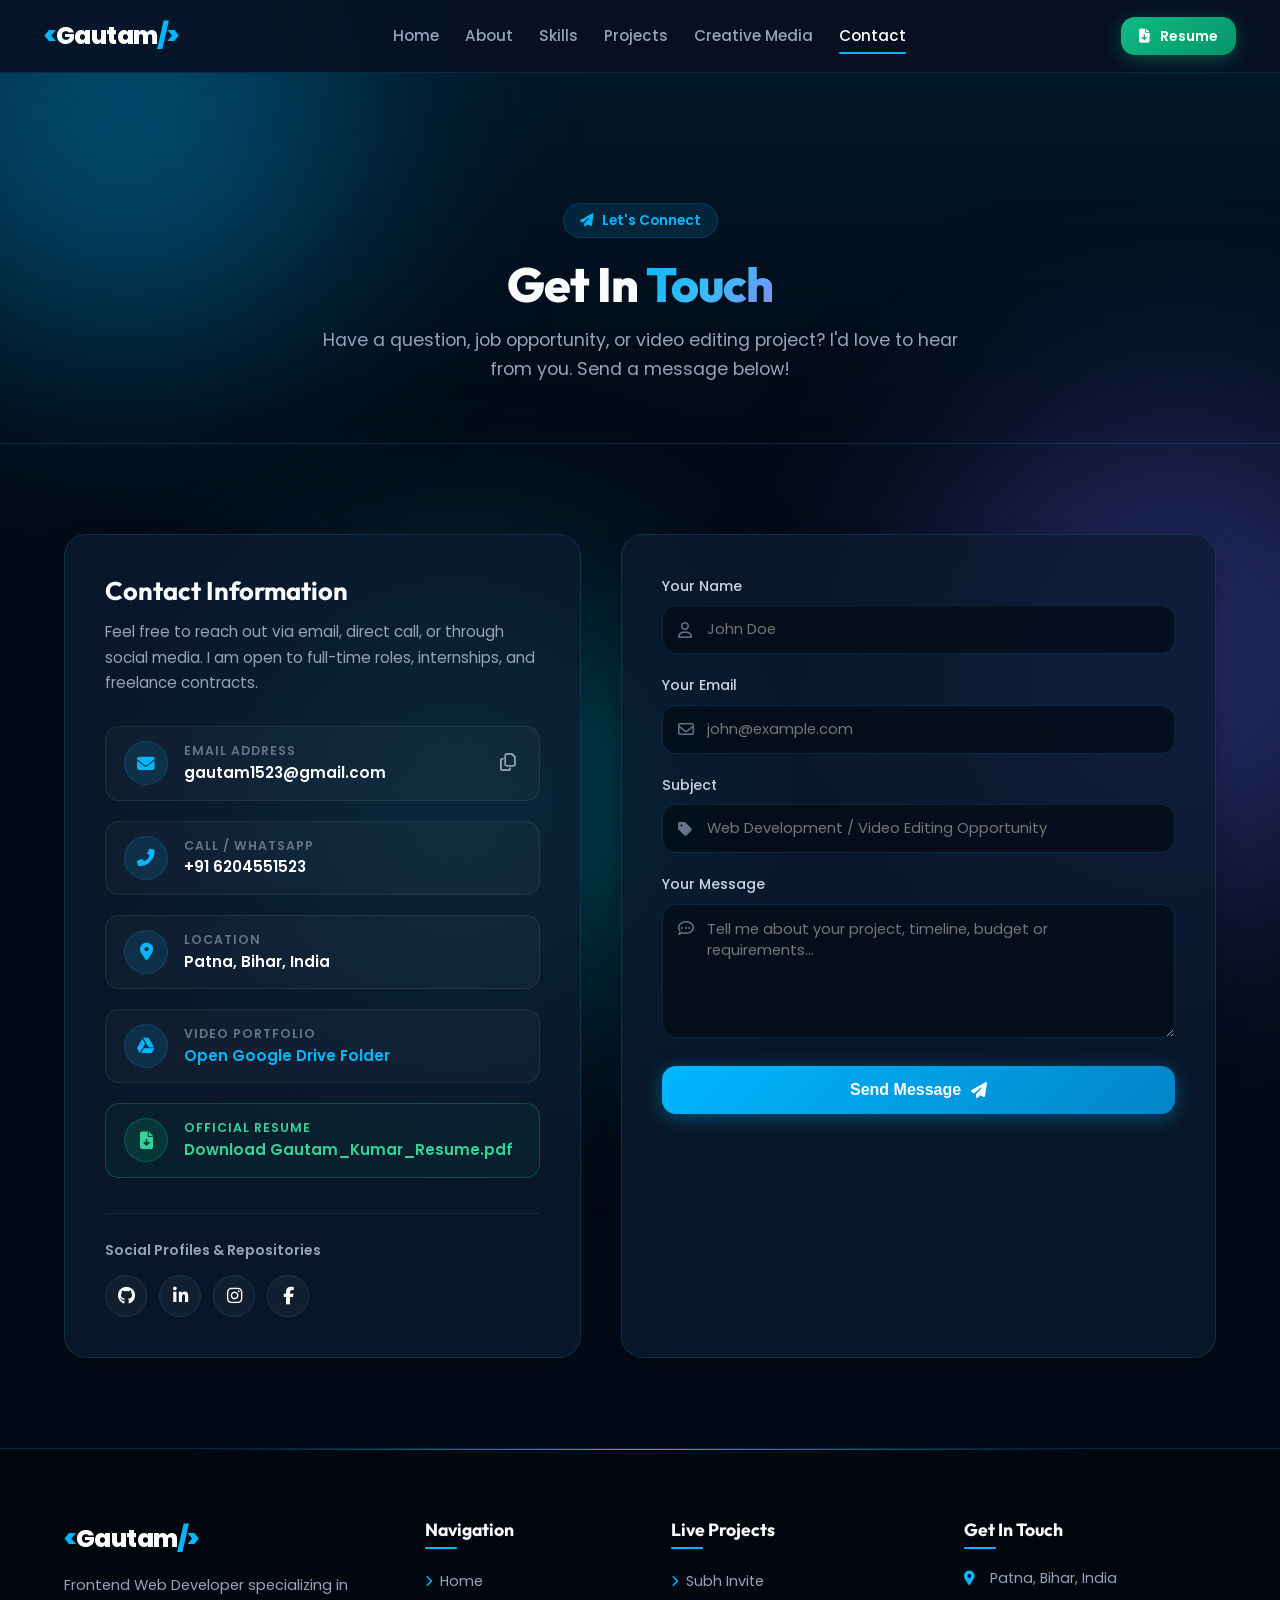
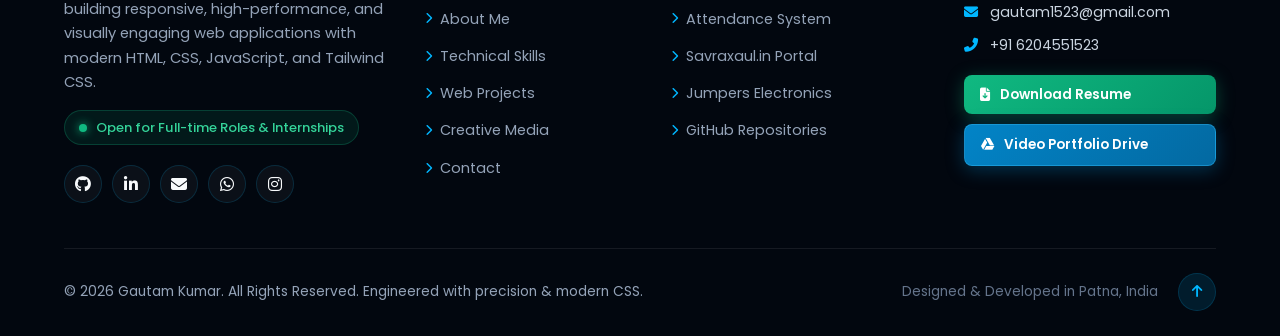
<file: contact.html>
<!DOCTYPE html>
<html lang="en">

<head>
    <meta charset="UTF-8">
    <meta name="viewport" content="width=device-width, initial-scale=1.0">
    <title>Contact | Gautam Kumar - Frontend Web Developer</title>

    <meta name="description" content="Get in touch with Gautam Kumar for web development opportunities, video editing projects, or freelance inquiries in Patna, Bihar, India.">
    <meta name="author" content="Gautam Kumar">

    <!-- Google Fonts -->
    <link rel="preconnect" href="https://fonts.googleapis.com">
    <link rel="preconnect" href="https://fonts.gstatic.com" crossorigin>
    <link href="https://fonts.googleapis.com/css2?family=Outfit:wght@300;400;500;600;700;800;900&family=Poppins:wght@300;400;500;600;700&display=swap" rel="stylesheet">

    <!-- Font Awesome Icons -->
    <link rel="stylesheet" href="https://cdnjs.cloudflare.com/ajax/libs/font-awesome/6.5.1/css/all.min.css">

    <!-- Favicon -->
    <link rel="icon" type="image/jpeg" href="assets/profile.jpg">

    <!-- Stylesheet -->
    <link rel="stylesheet" href="style.css">
</head>

<body>
    <!-- Background Glow Blobs -->
    <div class="blob-bg blob-1"></div>
    <div class="blob-bg blob-2"></div>
    <div class="blob-bg blob-3"></div>

    <!-- Navigation Header -->
    <header class="header" id="header">
        <div class="nav-container">
            <a href="index.html" class="logo">
                <span class="logo-tag">&lt;</span>Gautam<span class="logo-tag">/&gt;</span>
            </a>

            <nav class="navbar" id="navbar">
                <a href="index.html" class="nav-link">Home</a>
                <a href="about.html" class="nav-link">About</a>
                <a href="skills.html" class="nav-link">Skills</a>
                <a href="projects.html" class="nav-link">Projects</a>
                <a href="videos.html" class="nav-link">Creative Media</a>
                <a href="contact.html" class="nav-link active">Contact</a>
            </nav>

            <div class="nav-actions">
                <a href="assets/Gautam_Kumar_Resume_ATS.pdf" download="Gautam_Kumar_Resume.pdf" class="btn btn-resume nav-resume-btn" title="Download Resume PDF">
                    <i class="fas fa-file-download"></i>
                    <span>Resume</span>
                </a>
                <button class="mobile-toggle" id="mobile-toggle" aria-label="Toggle Navigation Menu">
                    <i class="fas fa-bars"></i>
                </button>
            </div>
        </div>
    </header>

    <main>
        <!-- Page Header -->
        <section class="page-header">
            <div class="section-container">
                <div class="page-tag">
                    <i class="fas fa-paper-plane"></i> Let's Connect
                </div>
                <h1>Get In <span class="highlight-gradient">Touch</span></h1>
                <p>Have a question, job opportunity, or video editing project? I'd love to hear from you. Send a message below!</p>
            </div>
        </section>

        <!-- Contact Main Section -->
        <section class="section">
            <div class="section-container">
                <div class="contact-grid">
                    <!-- Left: Contact Details Card -->
                    <div class="contact-info-card">
                        <h3>Contact Information</h3>
                        <p class="contact-sub">
                            Feel free to reach out via email, direct call, or through social media. I am open to full-time roles, internships, and freelance contracts.
                        </p>

                        <div class="contact-details">
                            <!-- Email -->
                            <div class="contact-item">
                                <div class="contact-icon">
                                    <i class="fas fa-envelope"></i>
                                </div>
                                <div class="contact-text">
                                    <span class="contact-label">Email Address</span>
                                    <a href="mailto:gautam1523@gmail.com" class="contact-val">gautam1523@gmail.com</a>
                                </div>
                                <button class="copy-btn" id="copy-email-btn" title="Copy Email">
                                    <i class="far fa-copy"></i>
                                </button>
                            </div>

                            <!-- Phone -->
                            <div class="contact-item">
                                <div class="contact-icon">
                                    <i class="fas fa-phone-alt"></i>
                                </div>
                                <div class="contact-text">
                                    <span class="contact-label">Call / WhatsApp</span>
                                    <a href="tel:+916204551523" class="contact-val">+91 6204551523</a>
                                </div>
                            </div>

                            <!-- Location -->
                            <div class="contact-item">
                                <div class="contact-icon">
                                    <i class="fas fa-map-marker-alt"></i>
                                </div>
                                <div class="contact-text">
                                    <span class="contact-label">Location</span>
                                    <span class="contact-val">Patna, Bihar, India</span>
                                </div>
                            </div>

                            <!-- Video Drive -->
                            <div class="contact-item">
                                <div class="contact-icon">
                                    <i class="fab fa-google-drive"></i>
                                </div>
                                <div class="contact-text">
                                    <span class="contact-label">Video Portfolio</span>
                                    <a href="https://drive.google.com/drive/folders/1fnpWVgMKxnuVFxJ9UNjNmd7rNu_-6KGL?usp=drive_link" target="_blank" rel="noopener noreferrer" class="contact-val" style="color: var(--primary);">
                                        Open Google Drive Folder
                                    </a>
                                </div>
                            </div>

                            <!-- Resume Download Option -->
                            <div class="contact-item" style="border-color: rgba(16, 185, 129, 0.3); background: rgba(16, 185, 129, 0.06);">
                                <div class="contact-icon" style="color: #34d399; background: rgba(16, 185, 129, 0.15); border-color: rgba(16, 185, 129, 0.3);">
                                    <i class="fas fa-file-download"></i>
                                </div>
                                <div class="contact-text">
                                    <span class="contact-label" style="color: #34d399;">Official Resume</span>
                                    <a href="assets/Gautam_Kumar_Resume_ATS.pdf" download="Gautam_Kumar_Resume.pdf" class="contact-val" style="color: #34d399;">
                                        Download Gautam_Kumar_Resume.pdf
                                    </a>
                                </div>
                            </div>
                        </div>

                        <!-- Social Handles -->
                        <div class="social-box">
                            <span class="social-box-title">Social Profiles & Repositories</span>
                            <div class="social-icons">
                                <a href="https://github.com/gautamkumar523" target="_blank" rel="noopener noreferrer" aria-label="GitHub"><i class="fab fa-github"></i></a>
                                <a href="https://www.linkedin.com/in/gautam-kumar-48a012330" target="_blank" rel="noopener noreferrer" aria-label="LinkedIn"><i class="fab fa-linkedin-in"></i></a>
                                <a href="https://www.instagram.com/kumar_gautam523/" target="_blank" rel="noopener noreferrer" aria-label="Instagram"><i class="fab fa-instagram"></i></a>
                                <a href="https://www.facebook.com/profile.php?id=100069651140877" target="_blank" rel="noopener noreferrer" aria-label="Facebook"><i class="fab fa-facebook-f"></i></a>
                            </div>
                        </div>
                    </div>

                    <!-- Right: Interactive Contact Form -->
                    <div class="contact-form-card">
                        <form id="contact-form" class="contact-form">
                            <div class="form-group">
                                <label for="name">Your Name</label>
                                <div class="input-wrap">
                                    <i class="far fa-user"></i>
                                    <input type="text" id="name" name="name" placeholder="John Doe" required>
                                </div>
                            </div>

                            <div class="form-group">
                                <label for="email">Your Email</label>
                                <div class="input-wrap">
                                    <i class="far fa-envelope"></i>
                                    <input type="email" id="email" name="email" placeholder="john@example.com" required>
                                </div>
                            </div>

                            <div class="form-group">
                                <label for="subject">Subject</label>
                                <div class="input-wrap">
                                    <i class="fas fa-tag"></i>
                                    <input type="text" id="subject" name="subject" placeholder="Web Development / Video Editing Opportunity" required>
                                </div>
                            </div>

                            <div class="form-group">
                                <label for="message">Your Message</label>
                                <div class="input-wrap textarea-wrap">
                                    <i class="far fa-comment-dots"></i>
                                    <textarea id="message" name="message" rows="5" placeholder="Tell me about your project, timeline, budget or requirements..." required></textarea>
                                </div>
                            </div>

                            <button type="submit" class="btn btn-primary submit-btn" id="submit-btn">
                                <span>Send Message</span>
                                <i class="fas fa-paper-plane"></i>
                            </button>

                            <div class="form-status" id="form-status"></div>
                        </form>
                    </div>
                </div>
            </div>
        </section>
    </main>

    <!-- Executive Professional Multipage Footer -->
    <footer class="footer">
        <div class="section-container">
            <div class="footer-top-grid">
                <!-- Col 1: Brand & Professional Identity -->
                <div class="footer-col brand-col">
                    <a href="index.html" class="logo">
                        <span class="logo-tag">&lt;</span>Gautam<span class="logo-tag">/&gt;</span>
                    </a>
                    <p class="brand-tagline">
                        Frontend Web Developer specializing in building responsive, high-performance, and visually engaging web applications with modern HTML, CSS, JavaScript, and Tailwind CSS.
                    </p>
                    <div class="status-indicator">
                        <span>Open for Full-time Roles & Internships</span>
                    </div>
                    <div class="footer-social-icons">
                        <a href="https://github.com/gautamkumar523" target="_blank" rel="noopener noreferrer" aria-label="GitHub Profile">
                            <i class="fab fa-github"></i>
                        </a>
                        <a href="https://www.linkedin.com/in/gautam-kumar-48a012330" target="_blank" rel="noopener noreferrer" aria-label="LinkedIn Profile">
                            <i class="fab fa-linkedin-in"></i>
                        </a>
                        <a href="mailto:gautam1523@gmail.com" aria-label="Send Direct Email">
                            <i class="fas fa-envelope"></i>
                        </a>
                        <a href="https://wa.me/916204551523" target="_blank" rel="noopener noreferrer" aria-label="Chat on WhatsApp">
                            <i class="fab fa-whatsapp"></i>
                        </a>
                        <a href="https://www.instagram.com/kumar_gautam523/" target="_blank" rel="noopener noreferrer" aria-label="Instagram Profile">
                            <i class="fab fa-instagram"></i>
                        </a>
                    </div>
                </div>

                <!-- Col 2: Navigation Links -->
                <div class="footer-col">
                    <h4 class="footer-heading">Navigation</h4>
                    <ul class="footer-nav-list">
                        <li><a href="index.html"><i class="fas fa-chevron-right"></i> Home</a></li>
                        <li><a href="about.html"><i class="fas fa-chevron-right"></i> About Me</a></li>
                        <li><a href="skills.html"><i class="fas fa-chevron-right"></i> Technical Skills</a></li>
                        <li><a href="projects.html"><i class="fas fa-chevron-right"></i> Web Projects</a></li>
                        <li><a href="videos.html"><i class="fas fa-chevron-right"></i> Creative Media</a></li>
                        <li><a href="contact.html"><i class="fas fa-chevron-right"></i> Contact</a></li>
                    </ul>
                </div>

                <!-- Col 3: Featured Live Web Projects -->
                <div class="footer-col">
                    <h4 class="footer-heading">Live Projects</h4>
                    <ul class="footer-nav-list">
                        <li><a href="https://subhinvite.netlify.app/" target="_blank" rel="noopener noreferrer"><i class="fas fa-chevron-right"></i> Subh Invite</a></li>
                        <li><a href="https://stuattendancesys.netlify.app/" target="_blank" rel="noopener noreferrer"><i class="fas fa-chevron-right"></i> Attendance System</a></li>
                        <li><a href="https://savraxaul.in" target="_blank" rel="noopener noreferrer"><i class="fas fa-chevron-right"></i> Savraxaul.in Portal</a></li>
                        <li><a href="https://jumperselectronics.netlify.app/" target="_blank" rel="noopener noreferrer"><i class="fas fa-chevron-right"></i> Jumpers Electronics</a></li>
                        <li><a href="https://github.com/gautamkumar523" target="_blank" rel="noopener noreferrer"><i class="fas fa-chevron-right"></i> GitHub Repositories</a></li>
                    </ul>
                </div>

                <!-- Col 4: Contact & Resources -->
                <div class="footer-col">
                    <h4 class="footer-heading">Get In Touch</h4>
                    <div class="footer-contact-info">
                        <p><i class="fas fa-map-marker-alt"></i> <span>Patna, Bihar, India</span></p>
                        <p><i class="fas fa-envelope"></i> <a href="mailto:gautam1523@gmail.com">gautam1523@gmail.com</a></p>
                        <p><i class="fas fa-phone-alt"></i> <a href="tel:+916204551523">+91 6204551523</a></p>
                    </div>
                    <div class="footer-buttons">
                        <a href="assets/Gautam_Kumar_Resume_ATS.pdf" download="Gautam_Kumar_Resume.pdf" class="btn btn-resume btn-sm">
                            <i class="fas fa-file-download"></i>
                            <span>Download Resume</span>
                        </a>
                        <a href="https://drive.google.com/drive/folders/1fnpWVgMKxnuVFxJ9UNjNmd7rNu_-6KGL?usp=drive_link" target="_blank" rel="noopener noreferrer" class="btn btn-drive btn-sm">
                            <i class="fab fa-google-drive"></i>
                            <span>Video Portfolio Drive</span>
                        </a>
                    </div>
                </div>
            </div>

            <!-- Footer Bottom Bar -->
            <div class="footer-bottom-bar">
                <p>&copy; 2026 Gautam Kumar. All Rights Reserved. Engineered with precision &amp; modern CSS.</p>
                <div class="footer-bottom-right">
                    <span>Designed &amp; Developed in Patna, India</span>
                    <a href="#" class="back-to-top" aria-label="Back to Top">
                        <i class="fas fa-arrow-up"></i>
                    </a>
                </div>
            </div>
        </div>
    </footer>

    <!-- JavaScript -->
    <script src="script.js"></script>
</body>

</html>
</file>
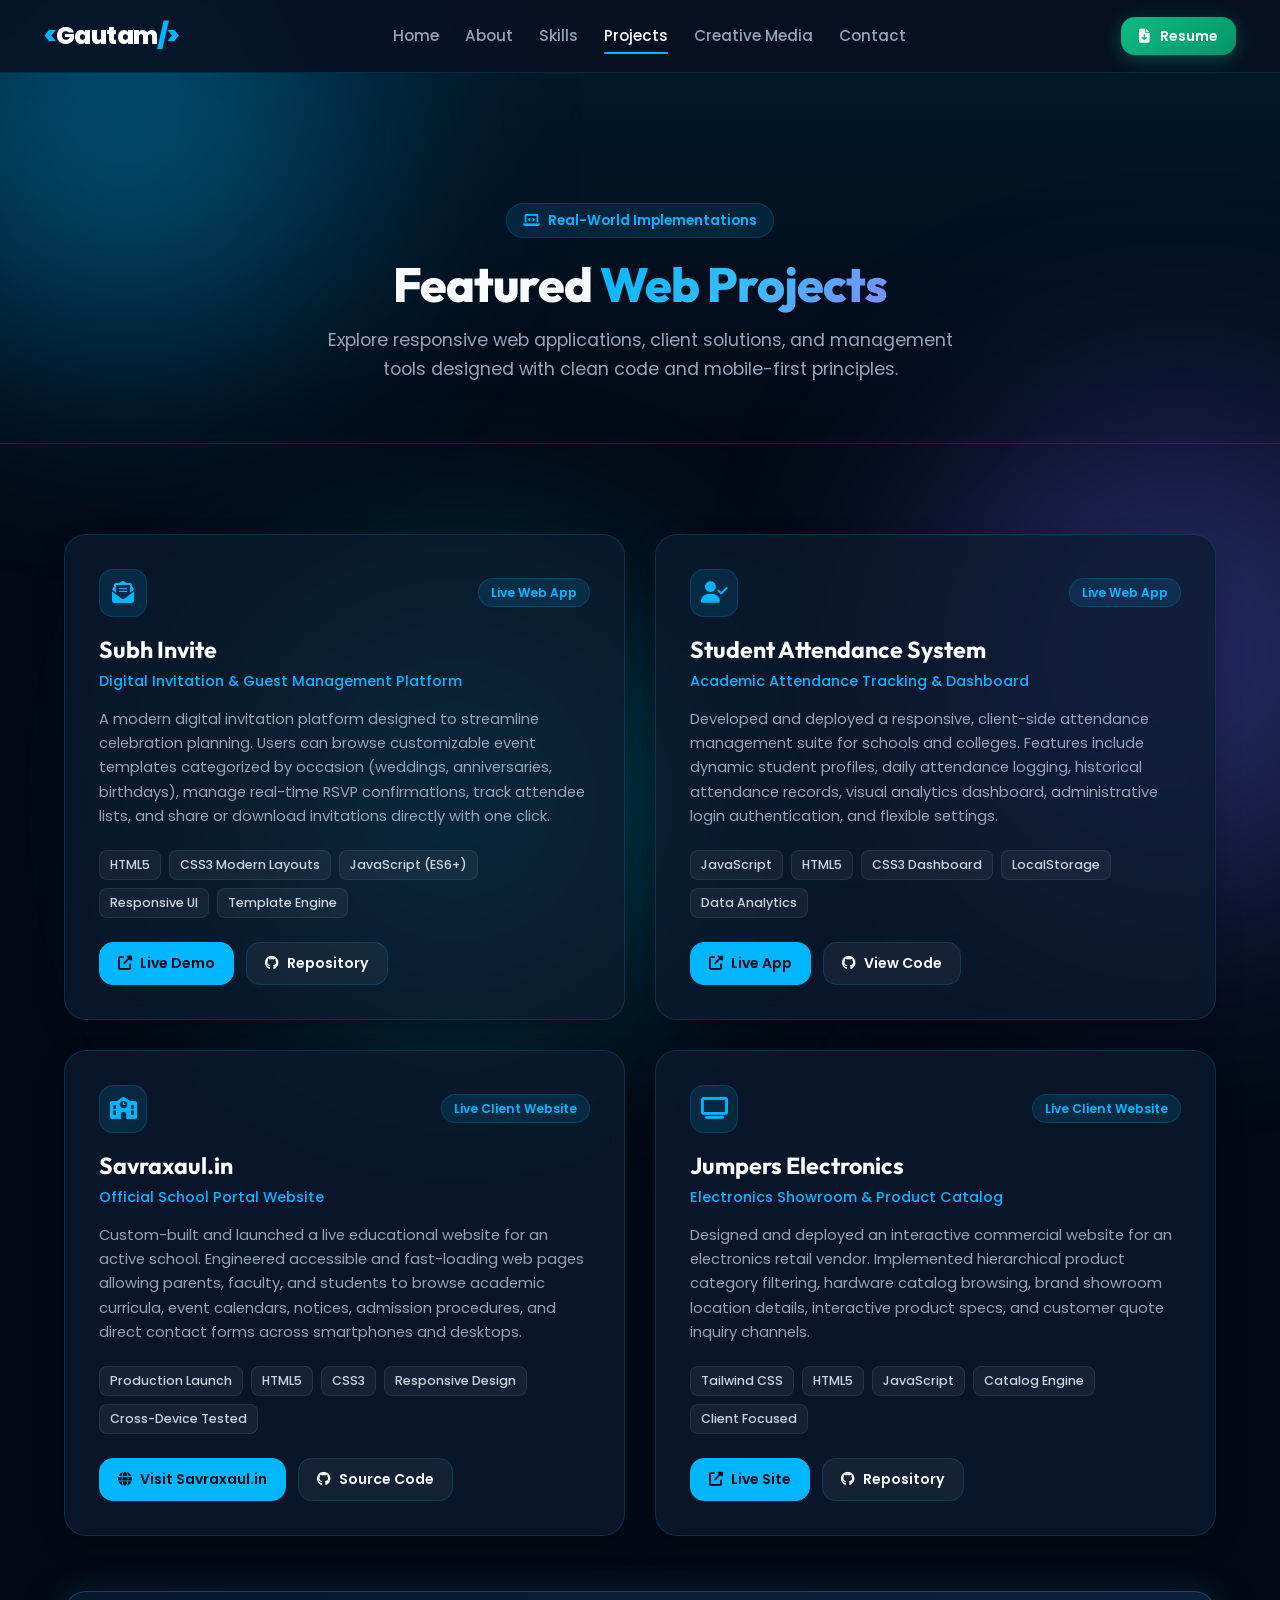
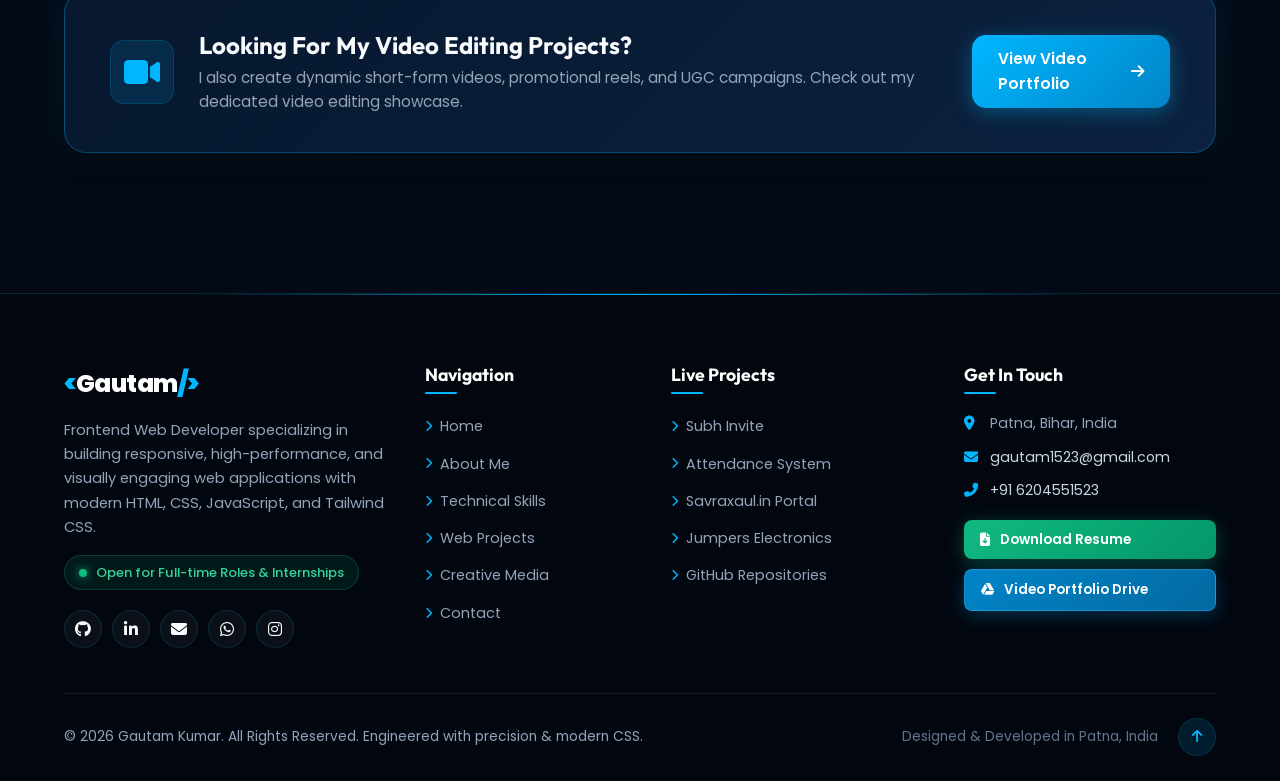
<file: projects.html>
<!DOCTYPE html>
<html lang="en">

<head>
    <meta charset="UTF-8">
    <meta name="viewport" content="width=device-width, initial-scale=1.0">
    <title>Web Projects | Gautam Kumar - Frontend Web Developer</title>

    <meta name="description" content="Explore projects built by Gautam Kumar: Subh Invite, Student Attendance System, Savraxaul.in school portal, and Jumpers Electronics.">
    <meta name="author" content="Gautam Kumar">

    <!-- Google Fonts -->
    <link rel="preconnect" href="https://fonts.googleapis.com">
    <link rel="preconnect" href="https://fonts.gstatic.com" crossorigin>
    <link href="https://fonts.googleapis.com/css2?family=Outfit:wght@300;400;500;600;700;800;900&family=Poppins:wght@300;400;500;600;700&display=swap" rel="stylesheet">

    <!-- Font Awesome Icons -->
    <link rel="stylesheet" href="https://cdnjs.cloudflare.com/ajax/libs/font-awesome/6.5.1/css/all.min.css">

    <!-- Favicon -->
    <link rel="icon" type="image/jpeg" href="assets/profile.jpg">

    <!-- Stylesheet -->
    <link rel="stylesheet" href="style.css">
</head>

<body>
    <!-- Background Glow Blobs -->
    <div class="blob-bg blob-1"></div>
    <div class="blob-bg blob-2"></div>
    <div class="blob-bg blob-3"></div>

    <!-- Navigation Header -->
    <header class="header" id="header">
        <div class="nav-container">
            <a href="index.html" class="logo">
                <span class="logo-tag">&lt;</span>Gautam<span class="logo-tag">/&gt;</span>
            </a>

            <nav class="navbar" id="navbar">
                <a href="index.html" class="nav-link">Home</a>
                <a href="about.html" class="nav-link">About</a>
                <a href="skills.html" class="nav-link">Skills</a>
                <a href="projects.html" class="nav-link active">Projects</a>
                <a href="videos.html" class="nav-link">Creative Media</a>
                <a href="contact.html" class="nav-link">Contact</a>
            </nav>

            <div class="nav-actions">
                <a href="assets/Gautam_Kumar_Resume_ATS.pdf" download="Gautam_Kumar_Resume.pdf" class="btn btn-resume nav-resume-btn" title="Download Resume PDF">
                    <i class="fas fa-file-download"></i>
                    <span>Resume</span>
                </a>
                <button class="mobile-toggle" id="mobile-toggle" aria-label="Toggle Navigation Menu">
                    <i class="fas fa-bars"></i>
                </button>
            </div>
        </div>
    </header>

    <main>
        <!-- Page Header -->
        <section class="page-header">
            <div class="section-container">
                <div class="page-tag">
                    <i class="fas fa-laptop-code"></i> Real-World Implementations
                </div>
                <h1>Featured <span class="highlight-gradient">Web Projects</span></h1>
                <p>Explore responsive web applications, client solutions, and management tools designed with clean code and mobile-first principles.</p>
            </div>
        </section>

        <!-- Projects Grid Section -->
        <section class="section">
            <div class="section-container">
                <div class="projects-grid">
                    <!-- Project 1: Subh Invite -->
                    <div class="project-card">
                        <div class="project-header">
                            <div class="project-icon-wrap">
                                <i class="fas fa-envelope-open-text"></i>
                            </div>
                            <div class="project-badge">Live Web App</div>
                        </div>
                        <h3 class="project-title">Subh Invite</h3>
                        <p class="project-subtitle">Digital Invitation & Guest Management Platform</p>
                        <p class="project-desc">
                            A modern digital invitation platform designed to streamline celebration planning. Users can browse customizable event templates categorized by occasion (weddings, anniversaries, birthdays), manage real-time RSVP confirmations, track attendee lists, and share or download invitations directly with one click.
                        </p>
                        <div class="project-tech-tags">
                            <span>HTML5</span>
                            <span>CSS3 Modern Layouts</span>
                            <span>JavaScript (ES6+)</span>
                            <span>Responsive UI</span>
                            <span>Template Engine</span>
                        </div>
                        <div class="project-links">
                            <a href="https://subhinvite.netlify.app/" target="_blank" rel="noopener noreferrer" class="proj-btn proj-btn-primary">
                                <i class="fas fa-external-link-alt"></i> Live Demo
                            </a>
                            <a href="https://github.com/gautamkumar523" target="_blank" rel="noopener noreferrer" class="proj-btn">
                                <i class="fab fa-github"></i> Repository
                            </a>
                        </div>
                    </div>

                    <!-- Project 2: Student Attendance System -->
                    <div class="project-card">
                        <div class="project-header">
                            <div class="project-icon-wrap">
                                <i class="fas fa-user-check"></i>
                            </div>
                            <div class="project-badge">Live Web App</div>
                        </div>
                        <h3 class="project-title">Student Attendance System</h3>
                        <p class="project-subtitle">Academic Attendance Tracking & Dashboard</p>
                        <p class="project-desc">
                            Developed and deployed a responsive, client-side attendance management suite for schools and colleges. Features include dynamic student profiles, daily attendance logging, historical attendance records, visual analytics dashboard, administrative login authentication, and flexible settings.
                        </p>
                        <div class="project-tech-tags">
                            <span>JavaScript</span>
                            <span>HTML5</span>
                            <span>CSS3 Dashboard</span>
                            <span>LocalStorage</span>
                            <span>Data Analytics</span>
                        </div>
                        <div class="project-links">
                            <a href="https://stuattendancesys.netlify.app/" target="_blank" rel="noopener noreferrer" class="proj-btn proj-btn-primary">
                                <i class="fas fa-external-link-alt"></i> Live App
                            </a>
                            <a href="https://github.com/gautamkumar523" target="_blank" rel="noopener noreferrer" class="proj-btn">
                                <i class="fab fa-github"></i> View Code
                            </a>
                        </div>
                    </div>

                    <!-- Project 3: Savraxaul.in -->
                    <div class="project-card">
                        <div class="project-header">
                            <div class="project-icon-wrap">
                                <i class="fas fa-school"></i>
                            </div>
                            <div class="project-badge">Live Client Website</div>
                        </div>
                        <h3 class="project-title">Savraxaul.in</h3>
                        <p class="project-subtitle">Official School Portal Website</p>
                        <p class="project-desc">
                            Custom-built and launched a live educational website for an active school. Engineered accessible and fast-loading web pages allowing parents, faculty, and students to browse academic curricula, event calendars, notices, admission procedures, and direct contact forms across smartphones and desktops.
                        </p>
                        <div class="project-tech-tags">
                            <span>Production Launch</span>
                            <span>HTML5</span>
                            <span>CSS3</span>
                            <span>Responsive Design</span>
                            <span>Cross-Device Tested</span>
                        </div>
                        <div class="project-links">
                            <a href="https://savraxaul.in" target="_blank" rel="noopener noreferrer" class="proj-btn proj-btn-primary">
                                <i class="fas fa-globe"></i> Visit Savraxaul.in
                            </a>
                            <a href="https://github.com/gautamkumar523" target="_blank" rel="noopener noreferrer" class="proj-btn">
                                <i class="fab fa-github"></i> Source Code
                            </a>
                        </div>
                    </div>

                    <!-- Project 4: Jumpers Electronics -->
                    <div class="project-card">
                        <div class="project-header">
                            <div class="project-icon-wrap">
                                <i class="fas fa-tv"></i>
                            </div>
                            <div class="project-badge">Live Client Website</div>
                        </div>
                        <h3 class="project-title">Jumpers Electronics</h3>
                        <p class="project-subtitle">Electronics Showroom & Product Catalog</p>
                        <p class="project-desc">
                            Designed and deployed an interactive commercial website for an electronics retail vendor. Implemented hierarchical product category filtering, hardware catalog browsing, brand showroom location details, interactive product specs, and customer quote inquiry channels.
                        </p>
                        <div class="project-tech-tags">
                            <span>Tailwind CSS</span>
                            <span>HTML5</span>
                            <span>JavaScript</span>
                            <span>Catalog Engine</span>
                            <span>Client Focused</span>
                        </div>
                        <div class="project-links">
                            <a href="https://jumperselectronics.netlify.app/" target="_blank" rel="noopener noreferrer" class="proj-btn proj-btn-primary">
                                <i class="fas fa-external-link-alt"></i> Live Site
                            </a>
                            <a href="https://github.com/gautamkumar523" target="_blank" rel="noopener noreferrer" class="proj-btn">
                                <i class="fab fa-github"></i> Repository
                            </a>
                        </div>
                    </div>
                </div>

                <!-- Also Interested in Video Work? -->
                <div class="drive-banner" style="margin-top: 55px;">
                    <div class="drive-banner-content">
                        <div class="drive-banner-icon">
                            <i class="fas fa-video"></i>
                        </div>
                        <div class="drive-banner-text">
                            <h3>Looking For My Video Editing Projects?</h3>
                            <p>I also create dynamic short-form videos, promotional reels, and UGC campaigns. Check out my dedicated video editing showcase.</p>
                        </div>
                    </div>
                    <a href="videos.html" class="btn btn-primary">
                        <span>View Video Portfolio</span>
                        <i class="fas fa-arrow-right"></i>
                    </a>
                </div>
            </div>
        </section>
    </main>

    <!-- Executive Professional Multipage Footer -->
    <footer class="footer">
        <div class="section-container">
            <div class="footer-top-grid">
                <!-- Col 1: Brand & Professional Identity -->
                <div class="footer-col brand-col">
                    <a href="index.html" class="logo">
                        <span class="logo-tag">&lt;</span>Gautam<span class="logo-tag">/&gt;</span>
                    </a>
                    <p class="brand-tagline">
                        Frontend Web Developer specializing in building responsive, high-performance, and visually engaging web applications with modern HTML, CSS, JavaScript, and Tailwind CSS.
                    </p>
                    <div class="status-indicator">
                        <span>Open for Full-time Roles & Internships</span>
                    </div>
                    <div class="footer-social-icons">
                        <a href="https://github.com/gautamkumar523" target="_blank" rel="noopener noreferrer" aria-label="GitHub Profile">
                            <i class="fab fa-github"></i>
                        </a>
                        <a href="https://www.linkedin.com/in/gautam-kumar-48a012330" target="_blank" rel="noopener noreferrer" aria-label="LinkedIn Profile">
                            <i class="fab fa-linkedin-in"></i>
                        </a>
                        <a href="mailto:gautam1523@gmail.com" aria-label="Send Direct Email">
                            <i class="fas fa-envelope"></i>
                        </a>
                        <a href="https://wa.me/916204551523" target="_blank" rel="noopener noreferrer" aria-label="Chat on WhatsApp">
                            <i class="fab fa-whatsapp"></i>
                        </a>
                        <a href="https://www.instagram.com/kumar_gautam523/" target="_blank" rel="noopener noreferrer" aria-label="Instagram Profile">
                            <i class="fab fa-instagram"></i>
                        </a>
                    </div>
                </div>

                <!-- Col 2: Navigation Links -->
                <div class="footer-col">
                    <h4 class="footer-heading">Navigation</h4>
                    <ul class="footer-nav-list">
                        <li><a href="index.html"><i class="fas fa-chevron-right"></i> Home</a></li>
                        <li><a href="about.html"><i class="fas fa-chevron-right"></i> About Me</a></li>
                        <li><a href="skills.html"><i class="fas fa-chevron-right"></i> Technical Skills</a></li>
                        <li><a href="projects.html"><i class="fas fa-chevron-right"></i> Web Projects</a></li>
                        <li><a href="videos.html"><i class="fas fa-chevron-right"></i> Creative Media</a></li>
                        <li><a href="contact.html"><i class="fas fa-chevron-right"></i> Contact</a></li>
                    </ul>
                </div>

                <!-- Col 3: Featured Live Web Projects -->
                <div class="footer-col">
                    <h4 class="footer-heading">Live Projects</h4>
                    <ul class="footer-nav-list">
                        <li><a href="https://subhinvite.netlify.app/" target="_blank" rel="noopener noreferrer"><i class="fas fa-chevron-right"></i> Subh Invite</a></li>
                        <li><a href="https://stuattendancesys.netlify.app/" target="_blank" rel="noopener noreferrer"><i class="fas fa-chevron-right"></i> Attendance System</a></li>
                        <li><a href="https://savraxaul.in" target="_blank" rel="noopener noreferrer"><i class="fas fa-chevron-right"></i> Savraxaul.in Portal</a></li>
                        <li><a href="https://jumperselectronics.netlify.app/" target="_blank" rel="noopener noreferrer"><i class="fas fa-chevron-right"></i> Jumpers Electronics</a></li>
                        <li><a href="https://github.com/gautamkumar523" target="_blank" rel="noopener noreferrer"><i class="fas fa-chevron-right"></i> GitHub Repositories</a></li>
                    </ul>
                </div>

                <!-- Col 4: Contact & Resources -->
                <div class="footer-col">
                    <h4 class="footer-heading">Get In Touch</h4>
                    <div class="footer-contact-info">
                        <p><i class="fas fa-map-marker-alt"></i> <span>Patna, Bihar, India</span></p>
                        <p><i class="fas fa-envelope"></i> <a href="mailto:gautam1523@gmail.com">gautam1523@gmail.com</a></p>
                        <p><i class="fas fa-phone-alt"></i> <a href="tel:+916204551523">+91 6204551523</a></p>
                    </div>
                    <div class="footer-buttons">
                        <a href="assets/Gautam_Kumar_Resume_ATS.pdf" download="Gautam_Kumar_Resume.pdf" class="btn btn-resume btn-sm">
                            <i class="fas fa-file-download"></i>
                            <span>Download Resume</span>
                        </a>
                        <a href="https://drive.google.com/drive/folders/1fnpWVgMKxnuVFxJ9UNjNmd7rNu_-6KGL?usp=drive_link" target="_blank" rel="noopener noreferrer" class="btn btn-drive btn-sm">
                            <i class="fab fa-google-drive"></i>
                            <span>Video Portfolio Drive</span>
                        </a>
                    </div>
                </div>
            </div>

            <!-- Footer Bottom Bar -->
            <div class="footer-bottom-bar">
                <p>&copy; 2026 Gautam Kumar. All Rights Reserved. Engineered with precision &amp; modern CSS.</p>
                <div class="footer-bottom-right">
                    <span>Designed &amp; Developed in Patna, India</span>
                    <a href="#" class="back-to-top" aria-label="Back to Top">
                        <i class="fas fa-arrow-up"></i>
                    </a>
                </div>
            </div>
        </div>
    </footer>

    <!-- JavaScript -->
    <script src="script.js"></script>
</body>

</html>
</file>
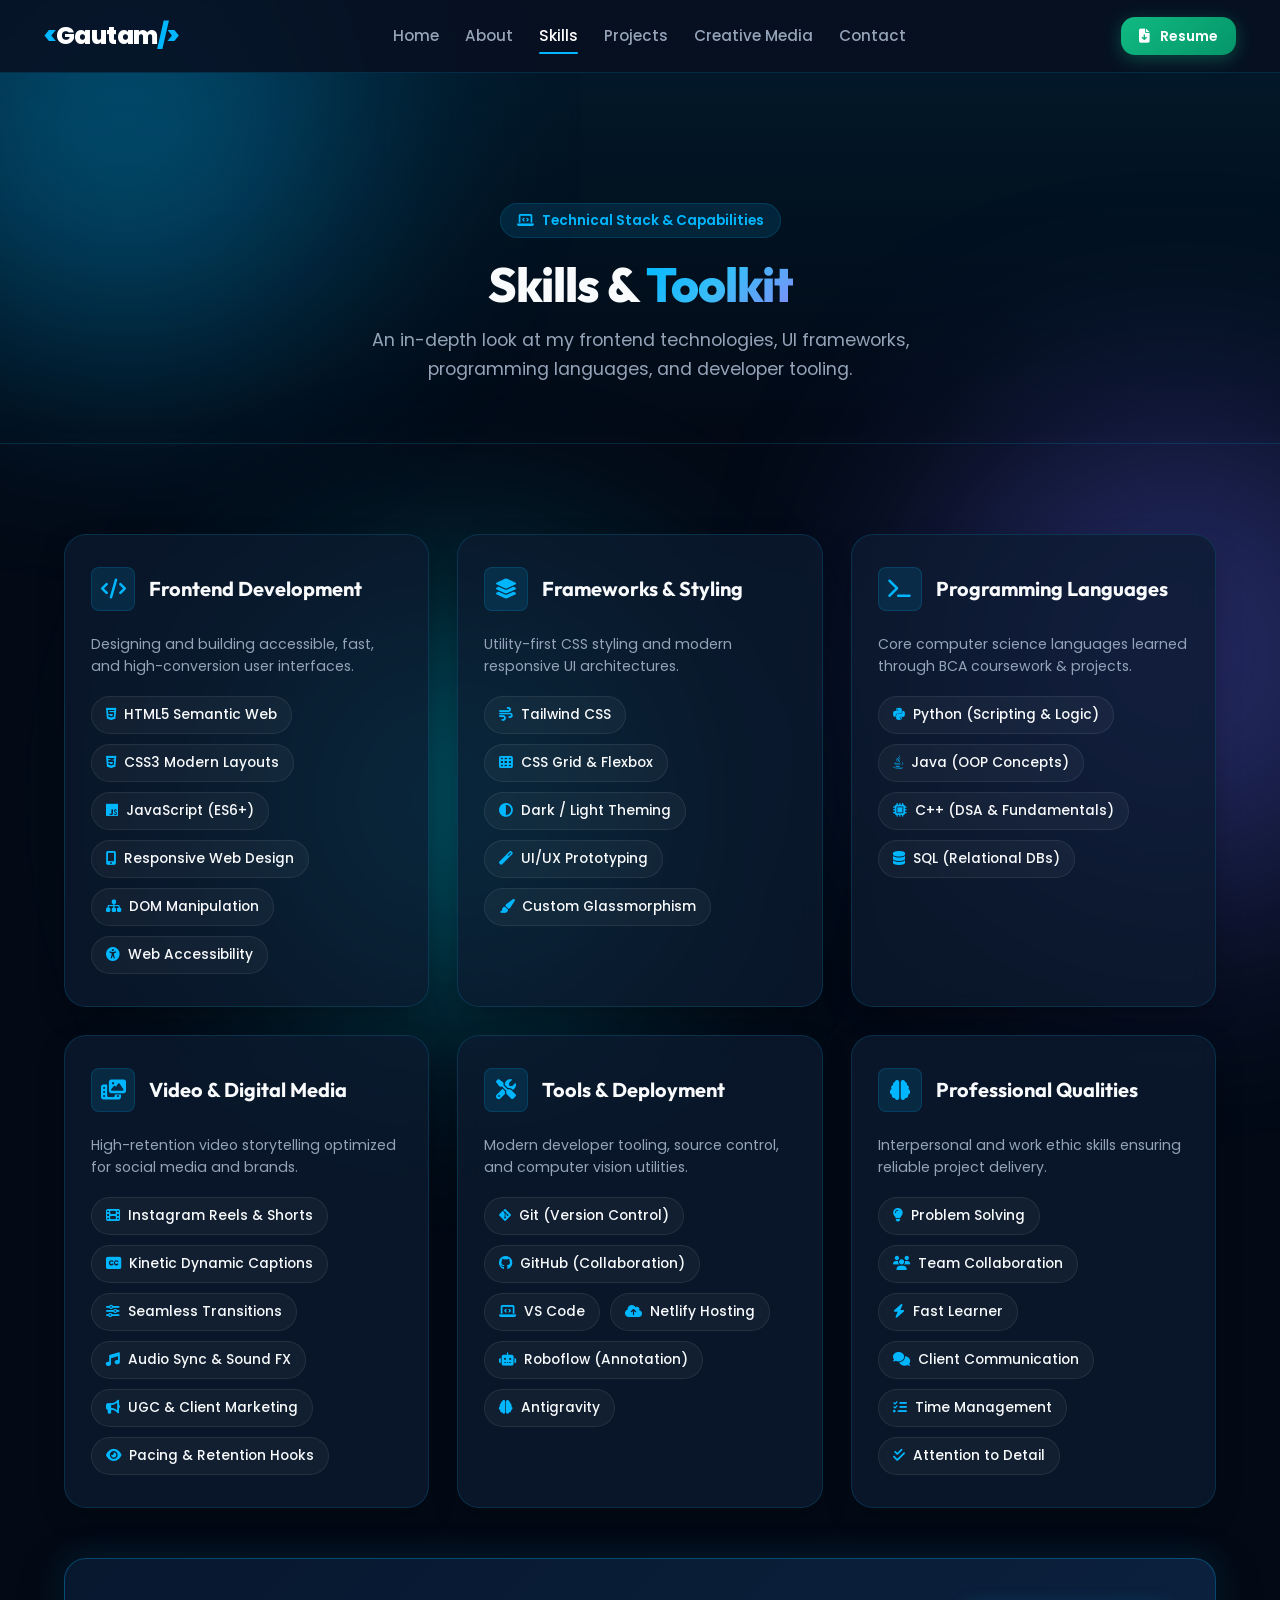
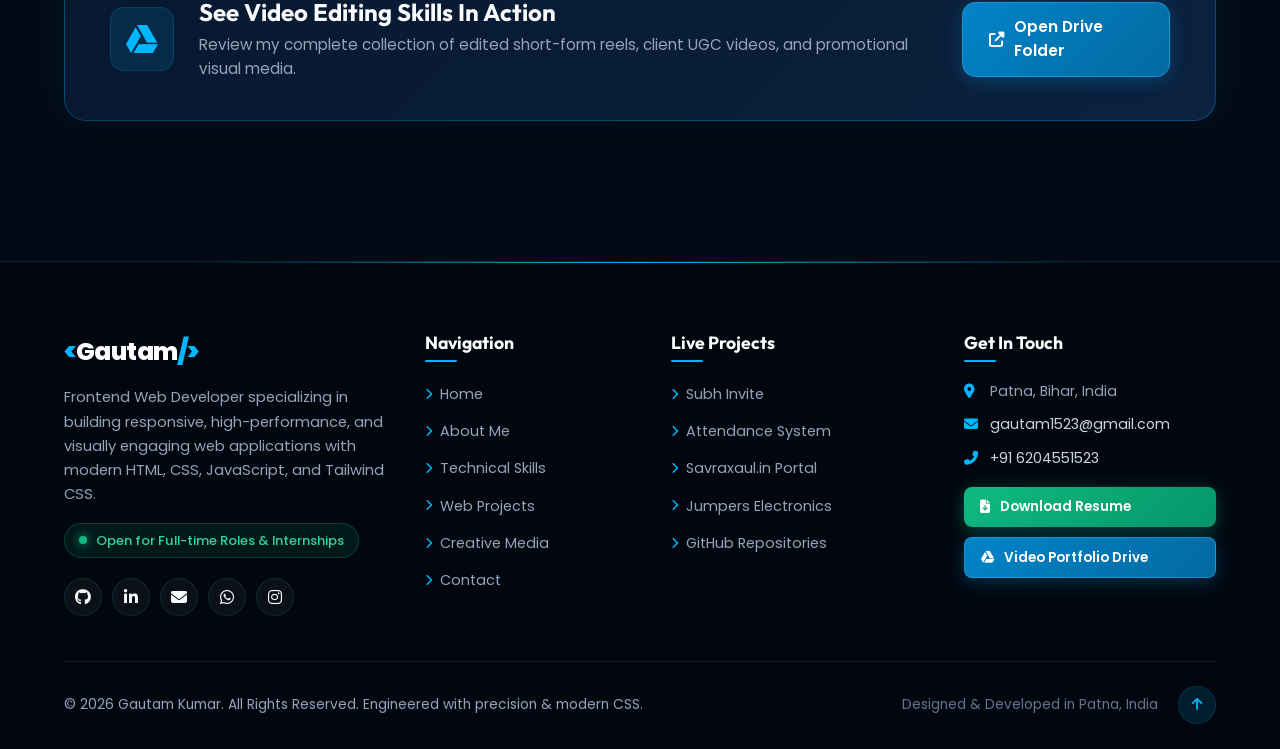
<file: skills.html>
<!DOCTYPE html>
<html lang="en">

<head>
    <meta charset="UTF-8">
    <meta name="viewport" content="width=device-width, initial-scale=1.0">
    <title>Skills & Toolkit | Gautam Kumar - Frontend Web Developer</title>

    <meta name="description" content="Technical and web development skills of Gautam Kumar: HTML5, CSS3, JavaScript, Tailwind CSS, Python, C++, Java, Git/GitHub, Netlify, and Creative Media.">
    <meta name="author" content="Gautam Kumar">

    <!-- Google Fonts -->
    <link rel="preconnect" href="https://fonts.googleapis.com">
    <link rel="preconnect" href="https://fonts.gstatic.com" crossorigin>
    <link href="https://fonts.googleapis.com/css2?family=Outfit:wght@300;400;500;600;700;800;900&family=Poppins:wght@300;400;500;600;700&display=swap" rel="stylesheet">

    <!-- Font Awesome Icons -->
    <link rel="stylesheet" href="https://cdnjs.cloudflare.com/ajax/libs/font-awesome/6.5.1/css/all.min.css">

    <!-- Favicon -->
    <link rel="icon" type="image/jpeg" href="assets/profile.jpg">

    <!-- Stylesheet -->
    <link rel="stylesheet" href="style.css">
</head>

<body>
    <!-- Background Glow Blobs -->
    <div class="blob-bg blob-1"></div>
    <div class="blob-bg blob-2"></div>
    <div class="blob-bg blob-3"></div>

    <!-- Navigation Header -->
    <header class="header" id="header">
        <div class="nav-container">
            <a href="index.html" class="logo">
                <span class="logo-tag">&lt;</span>Gautam<span class="logo-tag">/&gt;</span>
            </a>

            <nav class="navbar" id="navbar">
                <a href="index.html" class="nav-link">Home</a>
                <a href="about.html" class="nav-link">About</a>
                <a href="skills.html" class="nav-link active">Skills</a>
                <a href="projects.html" class="nav-link">Projects</a>
                <a href="videos.html" class="nav-link">Creative Media</a>
                <a href="contact.html" class="nav-link">Contact</a>
            </nav>

            <div class="nav-actions">
                <a href="assets/Gautam_Kumar_Resume_ATS.pdf" download="Gautam_Kumar_Resume.pdf" class="btn btn-resume nav-resume-btn" title="Download Resume PDF">
                    <i class="fas fa-file-download"></i>
                    <span>Resume</span>
                </a>
                <button class="mobile-toggle" id="mobile-toggle" aria-label="Toggle Navigation Menu">
                    <i class="fas fa-bars"></i>
                </button>
            </div>
        </div>
    </header>

    <main>
        <!-- Page Header -->
        <section class="page-header">
            <div class="section-container">
                <div class="page-tag">
                    <i class="fas fa-laptop-code"></i> Technical Stack & Capabilities
                </div>
                <h1>Skills & <span class="highlight-gradient">Toolkit</span></h1>
                <p>An in-depth look at my frontend technologies, UI frameworks, programming languages, and developer tooling.</p>
            </div>
        </section>

        <!-- Skills Grid Section -->
        <section class="section">
            <div class="section-container">
                <div class="skills-grid">
                    <!-- Category 1: Frontend Web Development -->
                    <div class="skill-category-card">
                        <div class="category-header">
                            <div class="cat-icon"><i class="fas fa-code"></i></div>
                            <h3>Frontend Development</h3>
                        </div>
                        <p style="font-size: 0.88rem; margin-bottom: 18px;">Designing and building accessible, fast, and high-conversion user interfaces.</p>
                        <div class="skill-pills">
                            <span class="skill-pill"><i class="fab fa-html5"></i> HTML5 Semantic Web</span>
                            <span class="skill-pill"><i class="fab fa-css3-alt"></i> CSS3 Modern Layouts</span>
                            <span class="skill-pill"><i class="fab fa-js"></i> JavaScript (ES6+)</span>
                            <span class="skill-pill"><i class="fas fa-mobile-alt"></i> Responsive Web Design</span>
                            <span class="skill-pill"><i class="fas fa-sitemap"></i> DOM Manipulation</span>
                            <span class="skill-pill"><i class="fas fa-universal-access"></i> Web Accessibility</span>
                        </div>
                    </div>

                    <!-- Category 2: Frameworks & Styling -->
                    <div class="skill-category-card">
                        <div class="category-header">
                            <div class="cat-icon"><i class="fas fa-layer-group"></i></div>
                            <h3>Frameworks & Styling</h3>
                        </div>
                        <p style="font-size: 0.88rem; margin-bottom: 18px;">Utility-first CSS styling and modern responsive UI architectures.</p>
                        <div class="skill-pills">
                            <span class="skill-pill"><i class="fas fa-wind"></i> Tailwind CSS</span>
                            <span class="skill-pill"><i class="fas fa-th"></i> CSS Grid & Flexbox</span>
                            <span class="skill-pill"><i class="fas fa-adjust"></i> Dark / Light Theming</span>
                            <span class="skill-pill"><i class="fas fa-magic"></i> UI/UX Prototyping</span>
                            <span class="skill-pill"><i class="fas fa-paint-brush"></i> Custom Glassmorphism</span>
                        </div>
                    </div>

                    <!-- Category 3: Programming Languages -->
                    <div class="skill-category-card">
                        <div class="category-header">
                            <div class="cat-icon"><i class="fas fa-terminal"></i></div>
                            <h3>Programming Languages</h3>
                        </div>
                        <p style="font-size: 0.88rem; margin-bottom: 18px;">Core computer science languages learned through BCA coursework & projects.</p>
                        <div class="skill-pills">
                            <span class="skill-pill"><i class="fab fa-python"></i> Python (Scripting & Logic)</span>
                            <span class="skill-pill"><i class="fab fa-java"></i> Java (OOP Concepts)</span>
                            <span class="skill-pill"><i class="fas fa-microchip"></i> C++ (DSA & Fundamentals)</span>
                            <span class="skill-pill"><i class="fas fa-database"></i> SQL (Relational DBs)</span>
                        </div>
                    </div>

                    <!-- Category 4: Video Editing & Motion Media -->
                    <div class="skill-category-card">
                        <div class="category-header">
                            <div class="cat-icon"><i class="fas fa-photo-video"></i></div>
                            <h3>Video & Digital Media</h3>
                        </div>
                        <p style="font-size: 0.88rem; margin-bottom: 18px;">High-retention video storytelling optimized for social media and brands.</p>
                        <div class="skill-pills">
                            <span class="skill-pill"><i class="fas fa-film"></i> Instagram Reels & Shorts</span>
                            <span class="skill-pill"><i class="fas fa-closed-captioning"></i> Kinetic Dynamic Captions</span>
                            <span class="skill-pill"><i class="fas fa-sliders-h"></i> Seamless Transitions</span>
                            <span class="skill-pill"><i class="fas fa-music"></i> Audio Sync & Sound FX</span>
                            <span class="skill-pill"><i class="fas fa-bullhorn"></i> UGC & Client Marketing</span>
                            <span class="skill-pill"><i class="fas fa-eye"></i> Pacing & Retention Hooks</span>
                        </div>
                    </div>

                    <!-- Category 5: Tools & Deployment -->
                    <div class="skill-category-card">
                        <div class="category-header">
                            <div class="cat-icon"><i class="fas fa-tools"></i></div>
                            <h3>Tools & Deployment</h3>
                        </div>
                        <p style="font-size: 0.88rem; margin-bottom: 18px;">Modern developer tooling, source control, and computer vision utilities.</p>
                        <div class="skill-pills">
                            <span class="skill-pill"><i class="fab fa-git-alt"></i> Git (Version Control)</span>
                            <span class="skill-pill"><i class="fab fa-github"></i> GitHub (Collaboration)</span>
                            <span class="skill-pill"><i class="fas fa-laptop-code"></i> VS Code</span>
                            <span class="skill-pill"><i class="fas fa-cloud-upload-alt"></i> Netlify Hosting</span>
                            <span class="skill-pill"><i class="fas fa-robot"></i> Roboflow (Annotation)</span>
                            <span class="skill-pill"><i class="fas fa-brain"></i> Antigravity</span>
                        </div>
                    </div>

                    <!-- Category 6: Professional Qualities -->
                    <div class="skill-category-card">
                        <div class="category-header">
                            <div class="cat-icon"><i class="fas fa-brain"></i></div>
                            <h3>Professional Qualities</h3>
                        </div>
                        <p style="font-size: 0.88rem; margin-bottom: 18px;">Interpersonal and work ethic skills ensuring reliable project delivery.</p>
                        <div class="skill-pills">
                            <span class="skill-pill"><i class="fas fa-lightbulb"></i> Problem Solving</span>
                            <span class="skill-pill"><i class="fas fa-users"></i> Team Collaboration</span>
                            <span class="skill-pill"><i class="fas fa-bolt"></i> Fast Learner</span>
                            <span class="skill-pill"><i class="fas fa-comments"></i> Client Communication</span>
                            <span class="skill-pill"><i class="fas fa-tasks"></i> Time Management</span>
                            <span class="skill-pill"><i class="fas fa-check-double"></i> Attention to Detail</span>
                        </div>
                    </div>
                </div>

                <!-- Drive Portfolio Banner -->
                <div class="drive-banner" style="margin-top: 50px;">
                    <div class="drive-banner-content">
                        <div class="drive-banner-icon">
                            <i class="fab fa-google-drive"></i>
                        </div>
                        <div class="drive-banner-text">
                            <h3>See Video Editing Skills In Action</h3>
                            <p>Review my complete collection of edited short-form reels, client UGC videos, and promotional visual media.</p>
                        </div>
                    </div>
                    <a href="https://drive.google.com/drive/folders/1fnpWVgMKxnuVFxJ9UNjNmd7rNu_-6KGL?usp=drive_link" target="_blank" rel="noopener noreferrer" class="btn btn-drive">
                        <i class="fas fa-external-link-alt"></i>
                        <span>Open Drive Folder</span>
                    </a>
                </div>
            </div>
        </section>
    </main>

    <!-- Executive Professional Multipage Footer -->
    <footer class="footer">
        <div class="section-container">
            <div class="footer-top-grid">
                <!-- Col 1: Brand & Professional Identity -->
                <div class="footer-col brand-col">
                    <a href="index.html" class="logo">
                        <span class="logo-tag">&lt;</span>Gautam<span class="logo-tag">/&gt;</span>
                    </a>
                    <p class="brand-tagline">
                        Frontend Web Developer specializing in building responsive, high-performance, and visually engaging web applications with modern HTML, CSS, JavaScript, and Tailwind CSS.
                    </p>
                    <div class="status-indicator">
                        <span>Open for Full-time Roles & Internships</span>
                    </div>
                    <div class="footer-social-icons">
                        <a href="https://github.com/gautamkumar523" target="_blank" rel="noopener noreferrer" aria-label="GitHub Profile">
                            <i class="fab fa-github"></i>
                        </a>
                        <a href="https://www.linkedin.com/in/gautam-kumar-48a012330" target="_blank" rel="noopener noreferrer" aria-label="LinkedIn Profile">
                            <i class="fab fa-linkedin-in"></i>
                        </a>
                        <a href="mailto:gautam1523@gmail.com" aria-label="Send Direct Email">
                            <i class="fas fa-envelope"></i>
                        </a>
                        <a href="https://wa.me/916204551523" target="_blank" rel="noopener noreferrer" aria-label="Chat on WhatsApp">
                            <i class="fab fa-whatsapp"></i>
                        </a>
                        <a href="https://www.instagram.com/kumar_gautam523/" target="_blank" rel="noopener noreferrer" aria-label="Instagram Profile">
                            <i class="fab fa-instagram"></i>
                        </a>
                    </div>
                </div>

                <!-- Col 2: Navigation Links -->
                <div class="footer-col">
                    <h4 class="footer-heading">Navigation</h4>
                    <ul class="footer-nav-list">
                        <li><a href="index.html"><i class="fas fa-chevron-right"></i> Home</a></li>
                        <li><a href="about.html"><i class="fas fa-chevron-right"></i> About Me</a></li>
                        <li><a href="skills.html"><i class="fas fa-chevron-right"></i> Technical Skills</a></li>
                        <li><a href="projects.html"><i class="fas fa-chevron-right"></i> Web Projects</a></li>
                        <li><a href="videos.html"><i class="fas fa-chevron-right"></i> Creative Media</a></li>
                        <li><a href="contact.html"><i class="fas fa-chevron-right"></i> Contact</a></li>
                    </ul>
                </div>

                <!-- Col 3: Featured Live Web Projects -->
                <div class="footer-col">
                    <h4 class="footer-heading">Live Projects</h4>
                    <ul class="footer-nav-list">
                        <li><a href="https://subhinvite.netlify.app/" target="_blank" rel="noopener noreferrer"><i class="fas fa-chevron-right"></i> Subh Invite</a></li>
                        <li><a href="https://stuattendancesys.netlify.app/" target="_blank" rel="noopener noreferrer"><i class="fas fa-chevron-right"></i> Attendance System</a></li>
                        <li><a href="https://savraxaul.in" target="_blank" rel="noopener noreferrer"><i class="fas fa-chevron-right"></i> Savraxaul.in Portal</a></li>
                        <li><a href="https://jumperselectronics.netlify.app/" target="_blank" rel="noopener noreferrer"><i class="fas fa-chevron-right"></i> Jumpers Electronics</a></li>
                        <li><a href="https://github.com/gautamkumar523" target="_blank" rel="noopener noreferrer"><i class="fas fa-chevron-right"></i> GitHub Repositories</a></li>
                    </ul>
                </div>

                <!-- Col 4: Contact & Resources -->
                <div class="footer-col">
                    <h4 class="footer-heading">Get In Touch</h4>
                    <div class="footer-contact-info">
                        <p><i class="fas fa-map-marker-alt"></i> <span>Patna, Bihar, India</span></p>
                        <p><i class="fas fa-envelope"></i> <a href="mailto:gautam1523@gmail.com">gautam1523@gmail.com</a></p>
                        <p><i class="fas fa-phone-alt"></i> <a href="tel:+916204551523">+91 6204551523</a></p>
                    </div>
                    <div class="footer-buttons">
                        <a href="assets/Gautam_Kumar_Resume_ATS.pdf" download="Gautam_Kumar_Resume.pdf" class="btn btn-resume btn-sm">
                            <i class="fas fa-file-download"></i>
                            <span>Download Resume</span>
                        </a>
                        <a href="https://drive.google.com/drive/folders/1fnpWVgMKxnuVFxJ9UNjNmd7rNu_-6KGL?usp=drive_link" target="_blank" rel="noopener noreferrer" class="btn btn-drive btn-sm">
                            <i class="fab fa-google-drive"></i>
                            <span>Video Portfolio Drive</span>
                        </a>
                    </div>
                </div>
            </div>

            <!-- Footer Bottom Bar -->
            <div class="footer-bottom-bar">
                <p>&copy; 2026 Gautam Kumar. All Rights Reserved. Engineered with precision &amp; modern CSS.</p>
                <div class="footer-bottom-right">
                    <span>Designed &amp; Developed in Patna, India</span>
                    <a href="#" class="back-to-top" aria-label="Back to Top">
                        <i class="fas fa-arrow-up"></i>
                    </a>
                </div>
            </div>
        </div>
    </footer>

    <!-- JavaScript -->
    <script src="script.js"></script>
</body>

</html>
</file>
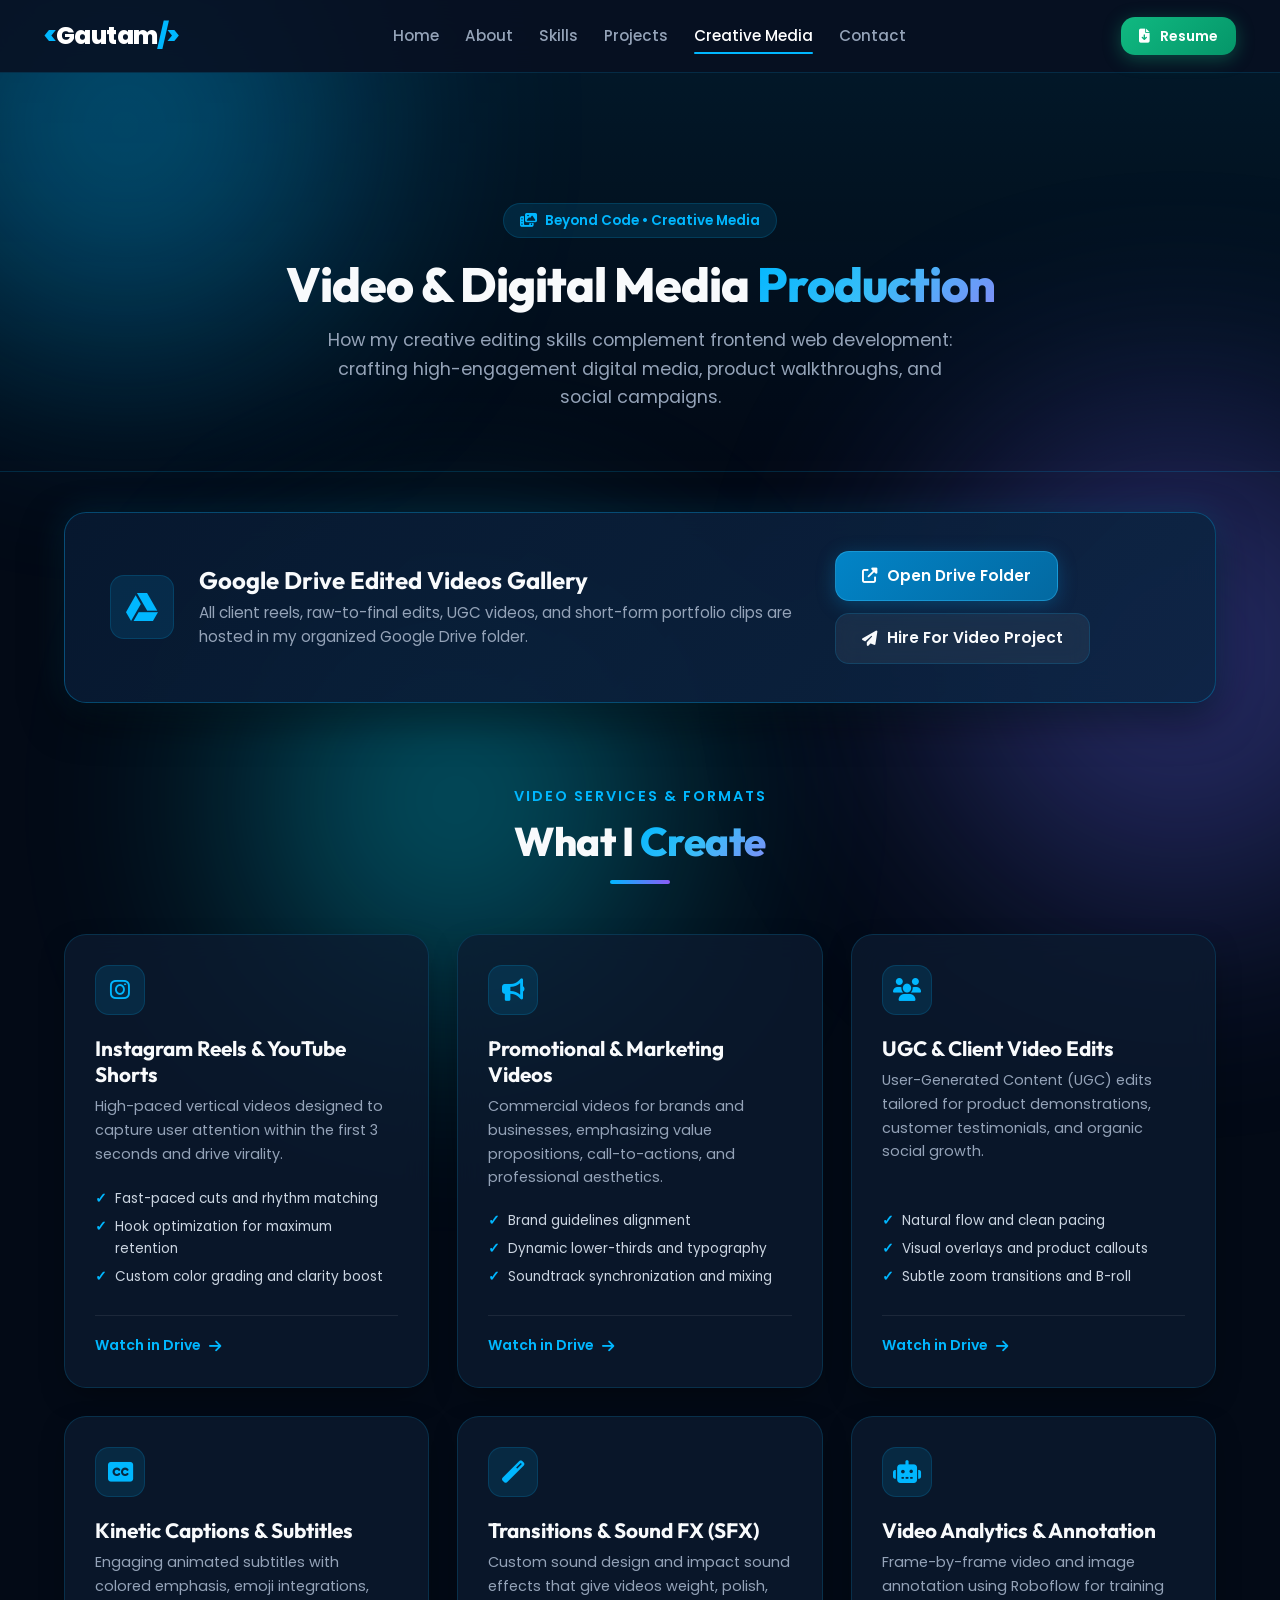
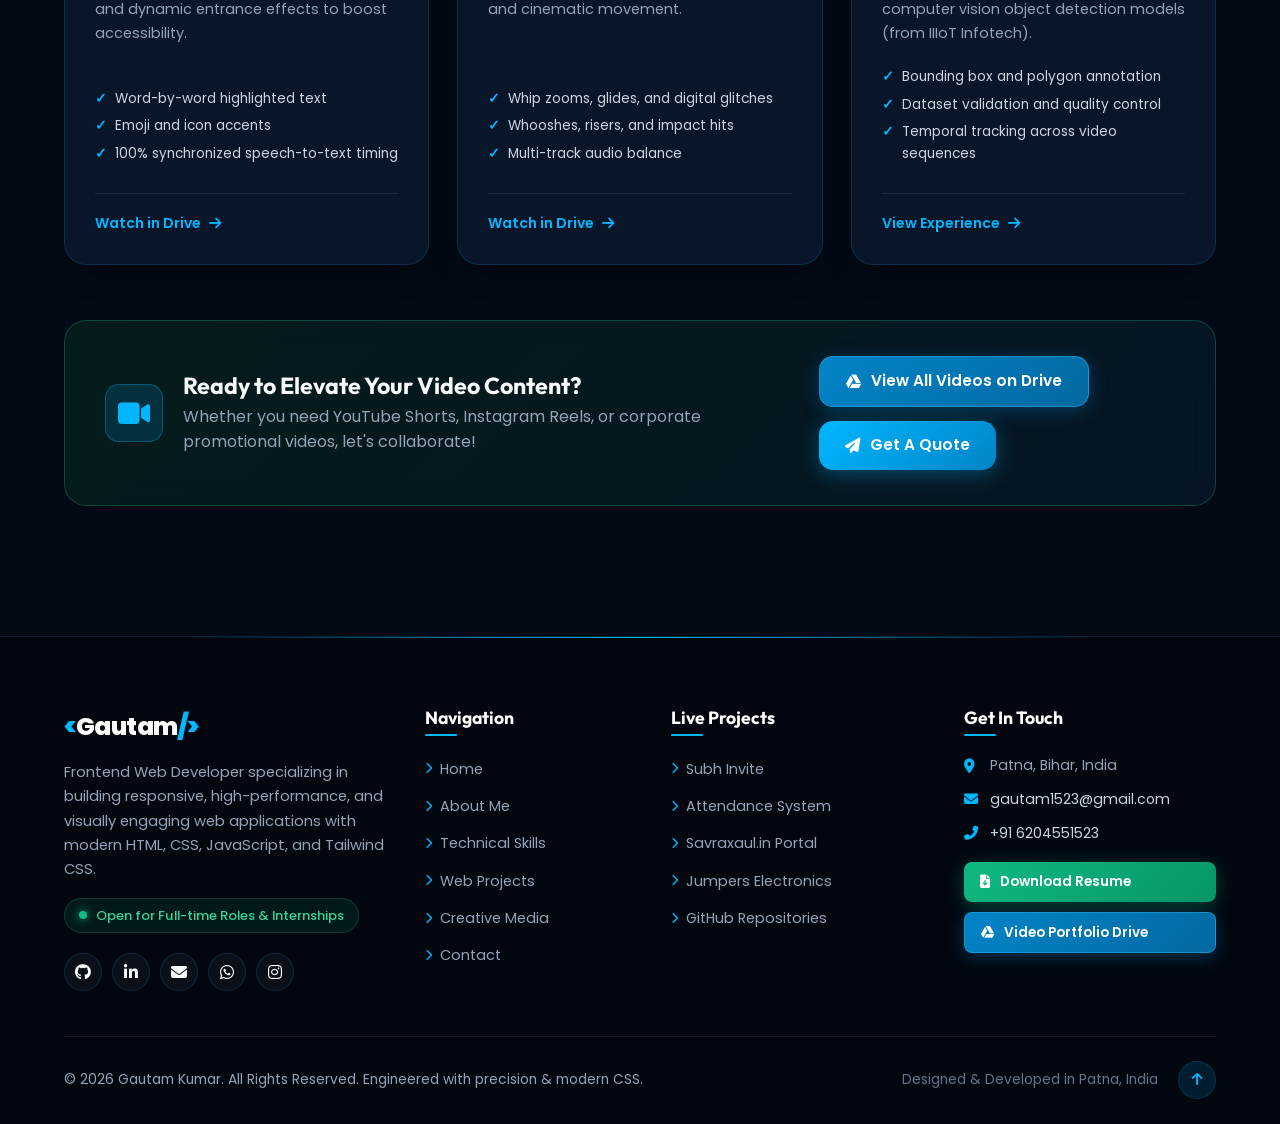
<file: videos.html>
<!DOCTYPE html>
<html lang="en">

<head>
    <meta charset="UTF-8">
    <meta name="viewport" content="width=device-width, initial-scale=1.0">
    <title>Creative Media & Video Portfolio | Gautam Kumar - Web Developer</title>

    <meta name="description" content="Explore creative multimedia and video editing projects by Gautam Kumar: Instagram Reels, YouTube Shorts, UGC campaigns, promotional videos, and Google Drive portfolio folder.">
    <meta name="author" content="Gautam Kumar">

    <!-- Google Fonts -->
    <link rel="preconnect" href="https://fonts.googleapis.com">
    <link rel="preconnect" href="https://fonts.gstatic.com" crossorigin>
    <link href="https://fonts.googleapis.com/css2?family=Outfit:wght@300;400;500;600;700;800;900&family=Poppins:wght@300;400;500;600;700&display=swap" rel="stylesheet">

    <!-- Font Awesome Icons -->
    <link rel="stylesheet" href="https://cdnjs.cloudflare.com/ajax/libs/font-awesome/6.5.1/css/all.min.css">

    <!-- Favicon -->
    <link rel="icon" type="image/jpeg" href="assets/profile.jpg">

    <!-- Stylesheet -->
    <link rel="stylesheet" href="style.css">
</head>

<body>
    <!-- Background Glow Blobs -->
    <div class="blob-bg blob-1"></div>
    <div class="blob-bg blob-2"></div>
    <div class="blob-bg blob-3"></div>

    <!-- Navigation Header -->
    <header class="header" id="header">
        <div class="nav-container">
            <a href="index.html" class="logo">
                <span class="logo-tag">&lt;</span>Gautam<span class="logo-tag">/&gt;</span>
            </a>

            <nav class="navbar" id="navbar">
                <a href="index.html" class="nav-link">Home</a>
                <a href="about.html" class="nav-link">About</a>
                <a href="skills.html" class="nav-link">Skills</a>
                <a href="projects.html" class="nav-link">Projects</a>
                <a href="videos.html" class="nav-link active">Creative Media</a>
                <a href="contact.html" class="nav-link">Contact</a>
            </nav>

            <div class="nav-actions">
                <a href="assets/Gautam_Kumar_Resume_ATS.pdf" download="Gautam_Kumar_Resume.pdf" class="btn btn-resume nav-resume-btn" title="Download Resume PDF">
                    <i class="fas fa-file-download"></i>
                    <span>Resume</span>
                </a>
                <button class="mobile-toggle" id="mobile-toggle" aria-label="Toggle Navigation Menu">
                    <i class="fas fa-bars"></i>
                </button>
            </div>
        </div>
    </header>

    <main>
        <!-- Page Header -->
        <section class="page-header">
            <div class="section-container">
                <div class="page-tag">
                    <i class="fas fa-photo-video"></i> Beyond Code • Creative Media
                </div>
                <h1>Video & Digital Media <span class="highlight-gradient">Production</span></h1>
                <p>How my creative editing skills complement frontend web development: crafting high-engagement digital media, product walkthroughs, and social campaigns.</p>
            </div>
        </section>

        <!-- Google Drive Highlight Banner -->
        <section class="section" style="padding-top: 40px; padding-bottom: 40px;">
            <div class="section-container">
                <div class="drive-banner" style="margin-bottom: 0;">
                    <div class="drive-banner-content">
                        <div class="drive-banner-icon">
                            <i class="fab fa-google-drive"></i>
                        </div>
                        <div class="drive-banner-text">
                            <h3>Google Drive Edited Videos Gallery</h3>
                            <p>All client reels, raw-to-final edits, UGC videos, and short-form portfolio clips are hosted in my organized Google Drive folder.</p>
                        </div>
                    </div>
                    <div style="display: flex; gap: 12px; flex-wrap: wrap;">
                        <a href="https://drive.google.com/drive/folders/1fnpWVgMKxnuVFxJ9UNjNmd7rNu_-6KGL?usp=drive_link" target="_blank" rel="noopener noreferrer" class="btn btn-drive">
                            <i class="fas fa-external-link-alt"></i>
                            <span>Open Drive Folder</span>
                        </a>
                        <a href="contact.html" class="btn btn-secondary">
                            <i class="fas fa-paper-plane"></i>
                            <span>Hire For Video Project</span>
                        </a>
                    </div>
                </div>
            </div>
        </section>

        <!-- Editing Capabilities & Formats -->
        <section class="section" style="padding-top: 40px;">
            <div class="section-container">
                <div class="section-header">
                    <span class="section-subtitle">Video Services & Formats</span>
                    <h2 class="section-title">What I <span class="highlight-gradient">Create</span></h2>
                    <div class="title-bar"></div>
                </div>

                <div class="video-showcase-grid">
                    <!-- Format 1 -->
                    <div class="video-card">
                        <div class="video-card-icon">
                            <i class="fab fa-instagram"></i>
                        </div>
                        <h3>Instagram Reels & YouTube Shorts</h3>
                        <p>High-paced vertical videos designed to capture user attention within the first 3 seconds and drive virality.</p>
                        <ul class="video-features-list">
                            <li>Fast-paced cuts and rhythm matching</li>
                            <li>Hook optimization for maximum retention</li>
                            <li>Custom color grading and clarity boost</li>
                        </ul>
                        <div class="video-card-footer">
                            <a href="https://drive.google.com/drive/folders/1fnpWVgMKxnuVFxJ9UNjNmd7rNu_-6KGL?usp=drive_link" target="_blank" rel="noopener noreferrer" class="video-drive-link">
                                Watch in Drive <i class="fas fa-arrow-right"></i>
                            </a>
                        </div>
                    </div>

                    <!-- Format 2 -->
                    <div class="video-card">
                        <div class="video-card-icon">
                            <i class="fas fa-bullhorn"></i>
                        </div>
                        <h3>Promotional & Marketing Videos</h3>
                        <p>Commercial videos for brands and businesses, emphasizing value propositions, call-to-actions, and professional aesthetics.</p>
                        <ul class="video-features-list">
                            <li>Brand guidelines alignment</li>
                            <li>Dynamic lower-thirds and typography</li>
                            <li>Soundtrack synchronization and mixing</li>
                        </ul>
                        <div class="video-card-footer">
                            <a href="https://drive.google.com/drive/folders/1fnpWVgMKxnuVFxJ9UNjNmd7rNu_-6KGL?usp=drive_link" target="_blank" rel="noopener noreferrer" class="video-drive-link">
                                Watch in Drive <i class="fas fa-arrow-right"></i>
                            </a>
                        </div>
                    </div>

                    <!-- Format 3 -->
                    <div class="video-card">
                        <div class="video-card-icon">
                            <i class="fas fa-users"></i>
                        </div>
                        <h3>UGC & Client Video Edits</h3>
                        <p>User-Generated Content (UGC) edits tailored for product demonstrations, customer testimonials, and organic social growth.</p>
                        <ul class="video-features-list">
                            <li>Natural flow and clean pacing</li>
                            <li>Visual overlays and product callouts</li>
                            <li>Subtle zoom transitions and B-roll</li>
                        </ul>
                        <div class="video-card-footer">
                            <a href="https://drive.google.com/drive/folders/1fnpWVgMKxnuVFxJ9UNjNmd7rNu_-6KGL?usp=drive_link" target="_blank" rel="noopener noreferrer" class="video-drive-link">
                                Watch in Drive <i class="fas fa-arrow-right"></i>
                            </a>
                        </div>
                    </div>

                    <!-- Format 4 -->
                    <div class="video-card">
                        <div class="video-card-icon">
                            <i class="fas fa-closed-captioning"></i>
                        </div>
                        <h3>Kinetic Captions & Subtitles</h3>
                        <p>Engaging animated subtitles with colored emphasis, emoji integrations, and dynamic entrance effects to boost accessibility.</p>
                        <ul class="video-features-list">
                            <li>Word-by-word highlighted text</li>
                            <li>Emoji and icon accents</li>
                            <li>100% synchronized speech-to-text timing</li>
                        </ul>
                        <div class="video-card-footer">
                            <a href="https://drive.google.com/drive/folders/1fnpWVgMKxnuVFxJ9UNjNmd7rNu_-6KGL?usp=drive_link" target="_blank" rel="noopener noreferrer" class="video-drive-link">
                                Watch in Drive <i class="fas fa-arrow-right"></i>
                            </a>
                        </div>
                    </div>

                    <!-- Format 5 -->
                    <div class="video-card">
                        <div class="video-card-icon">
                            <i class="fas fa-magic"></i>
                        </div>
                        <h3>Transitions & Sound FX (SFX)</h3>
                        <p>Custom sound design and impact sound effects that give videos weight, polish, and cinematic movement.</p>
                        <ul class="video-features-list">
                            <li>Whip zooms, glides, and digital glitches</li>
                            <li>Whooshes, risers, and impact hits</li>
                            <li>Multi-track audio balance</li>
                        </ul>
                        <div class="video-card-footer">
                            <a href="https://drive.google.com/drive/folders/1fnpWVgMKxnuVFxJ9UNjNmd7rNu_-6KGL?usp=drive_link" target="_blank" rel="noopener noreferrer" class="video-drive-link">
                                Watch in Drive <i class="fas fa-arrow-right"></i>
                            </a>
                        </div>
                    </div>

                    <!-- Format 6 -->
                    <div class="video-card">
                        <div class="video-card-icon">
                            <i class="fas fa-robot"></i>
                        </div>
                        <h3>Video Analytics & Annotation</h3>
                        <p>Frame-by-frame video and image annotation using Roboflow for training computer vision object detection models (from IIIoT Infotech).</p>
                        <ul class="video-features-list">
                            <li>Bounding box and polygon annotation</li>
                            <li>Dataset validation and quality control</li>
                            <li>Temporal tracking across video sequences</li>
                        </ul>
                        <div class="video-card-footer">
                            <a href="about.html" class="video-drive-link">
                                View Experience <i class="fas fa-arrow-right"></i>
                            </a>
                        </div>
                    </div>
                </div>

                <!-- Call to Action Banner -->
                <div class="resume-download-banner" style="margin-top: 55px;">
                    <div class="resume-banner-content">
                        <div class="resume-banner-icon" style="background: rgba(0, 183, 255, 0.15); border-color: rgba(0, 183, 255, 0.3); color: var(--primary);">
                            <i class="fas fa-video"></i>
                        </div>
                        <div>
                            <h3 style="font-size: 1.45rem; font-weight: 700; margin-bottom: 4px;">Ready to Elevate Your Video Content?</h3>
                            <p>Whether you need YouTube Shorts, Instagram Reels, or corporate promotional videos, let's collaborate!</p>
                        </div>
                    </div>
                    <div style="display: flex; gap: 14px; flex-wrap: wrap;">
                        <a href="https://drive.google.com/drive/folders/1fnpWVgMKxnuVFxJ9UNjNmd7rNu_-6KGL?usp=drive_link" target="_blank" rel="noopener noreferrer" class="btn btn-drive">
                            <i class="fab fa-google-drive"></i>
                            <span>View All Videos on Drive</span>
                        </a>
                        <a href="contact.html" class="btn btn-primary">
                            <i class="fas fa-paper-plane"></i>
                            <span>Get A Quote</span>
                        </a>
                    </div>
                </div>
            </div>
        </section>
    </main>

    <!-- Executive Professional Multipage Footer -->
    <footer class="footer">
        <div class="section-container">
            <div class="footer-top-grid">
                <!-- Col 1: Brand & Professional Identity -->
                <div class="footer-col brand-col">
                    <a href="index.html" class="logo">
                        <span class="logo-tag">&lt;</span>Gautam<span class="logo-tag">/&gt;</span>
                    </a>
                    <p class="brand-tagline">
                        Frontend Web Developer specializing in building responsive, high-performance, and visually engaging web applications with modern HTML, CSS, JavaScript, and Tailwind CSS.
                    </p>
                    <div class="status-indicator">
                        <span>Open for Full-time Roles & Internships</span>
                    </div>
                    <div class="footer-social-icons">
                        <a href="https://github.com/gautamkumar523" target="_blank" rel="noopener noreferrer" aria-label="GitHub Profile">
                            <i class="fab fa-github"></i>
                        </a>
                        <a href="https://www.linkedin.com/in/gautam-kumar-48a012330" target="_blank" rel="noopener noreferrer" aria-label="LinkedIn Profile">
                            <i class="fab fa-linkedin-in"></i>
                        </a>
                        <a href="mailto:gautam1523@gmail.com" aria-label="Send Direct Email">
                            <i class="fas fa-envelope"></i>
                        </a>
                        <a href="https://wa.me/916204551523" target="_blank" rel="noopener noreferrer" aria-label="Chat on WhatsApp">
                            <i class="fab fa-whatsapp"></i>
                        </a>
                        <a href="https://www.instagram.com/kumar_gautam523/" target="_blank" rel="noopener noreferrer" aria-label="Instagram Profile">
                            <i class="fab fa-instagram"></i>
                        </a>
                    </div>
                </div>

                <!-- Col 2: Navigation Links -->
                <div class="footer-col">
                    <h4 class="footer-heading">Navigation</h4>
                    <ul class="footer-nav-list">
                        <li><a href="index.html"><i class="fas fa-chevron-right"></i> Home</a></li>
                        <li><a href="about.html"><i class="fas fa-chevron-right"></i> About Me</a></li>
                        <li><a href="skills.html"><i class="fas fa-chevron-right"></i> Technical Skills</a></li>
                        <li><a href="projects.html"><i class="fas fa-chevron-right"></i> Web Projects</a></li>
                        <li><a href="videos.html"><i class="fas fa-chevron-right"></i> Creative Media</a></li>
                        <li><a href="contact.html"><i class="fas fa-chevron-right"></i> Contact</a></li>
                    </ul>
                </div>

                <!-- Col 3: Featured Live Web Projects -->
                <div class="footer-col">
                    <h4 class="footer-heading">Live Projects</h4>
                    <ul class="footer-nav-list">
                        <li><a href="https://subhinvite.netlify.app/" target="_blank" rel="noopener noreferrer"><i class="fas fa-chevron-right"></i> Subh Invite</a></li>
                        <li><a href="https://stuattendancesys.netlify.app/" target="_blank" rel="noopener noreferrer"><i class="fas fa-chevron-right"></i> Attendance System</a></li>
                        <li><a href="https://savraxaul.in" target="_blank" rel="noopener noreferrer"><i class="fas fa-chevron-right"></i> Savraxaul.in Portal</a></li>
                        <li><a href="https://jumperselectronics.netlify.app/" target="_blank" rel="noopener noreferrer"><i class="fas fa-chevron-right"></i> Jumpers Electronics</a></li>
                        <li><a href="https://github.com/gautamkumar523" target="_blank" rel="noopener noreferrer"><i class="fas fa-chevron-right"></i> GitHub Repositories</a></li>
                    </ul>
                </div>

                <!-- Col 4: Contact & Resources -->
                <div class="footer-col">
                    <h4 class="footer-heading">Get In Touch</h4>
                    <div class="footer-contact-info">
                        <p><i class="fas fa-map-marker-alt"></i> <span>Patna, Bihar, India</span></p>
                        <p><i class="fas fa-envelope"></i> <a href="mailto:gautam1523@gmail.com">gautam1523@gmail.com</a></p>
                        <p><i class="fas fa-phone-alt"></i> <a href="tel:+916204551523">+91 6204551523</a></p>
                    </div>
                    <div class="footer-buttons">
                        <a href="assets/Gautam_Kumar_Resume_ATS.pdf" download="Gautam_Kumar_Resume.pdf" class="btn btn-resume btn-sm">
                            <i class="fas fa-file-download"></i>
                            <span>Download Resume</span>
                        </a>
                        <a href="https://drive.google.com/drive/folders/1fnpWVgMKxnuVFxJ9UNjNmd7rNu_-6KGL?usp=drive_link" target="_blank" rel="noopener noreferrer" class="btn btn-drive btn-sm">
                            <i class="fab fa-google-drive"></i>
                            <span>Video Portfolio Drive</span>
                        </a>
                    </div>
                </div>
            </div>

            <!-- Footer Bottom Bar -->
            <div class="footer-bottom-bar">
                <p>&copy; 2026 Gautam Kumar. All Rights Reserved. Engineered with precision &amp; modern CSS.</p>
                <div class="footer-bottom-right">
                    <span>Designed &amp; Developed in Patna, India</span>
                    <a href="#" class="back-to-top" aria-label="Back to Top">
                        <i class="fas fa-arrow-up"></i>
                    </a>
                </div>
            </div>
        </div>
    </footer>

    <!-- JavaScript -->
    <script src="script.js"></script>
</body>

</html>
</file>
<file: style.css>
/* ==========================================================
   GAUTAM KUMAR - MULTIPAGE PORTFOLIO STYLESHEET
   Theme: High-Tech Dark Neon (Deep Navy & Electric Cyan)
   ========================================================== */

:root {
    --bg-main: #030a16;
    --bg-secondary: #071224;
    --bg-card: rgba(13, 27, 49, 0.75);
    --bg-card-hover: rgba(18, 36, 64, 0.92);
    --bg-glass: rgba(7, 18, 36, 0.88);

    --primary: #00b7ff;
    --primary-glow: rgba(0, 183, 255, 0.45);
    --primary-light: #56d0ff;
    --primary-dark: #0088cc;
    --accent-purple: #8b5cf6;
    --accent-emerald: #10b981;
    --accent-gold: #f59e0b;
    --drive-color: #34a853;

    --text-main: #f8fafc;
    --text-muted: #94a3b8;
    --text-dark: #64748b;

    --border-color: rgba(0, 183, 255, 0.16);
    --border-hover: rgba(0, 183, 255, 0.5);

    --radius-sm: 8px;
    --radius-md: 14px;
    --radius-lg: 22px;
    --radius-full: 9999px;

    --font-heading: 'Outfit', sans-serif;
    --font-body: 'Poppins', sans-serif;

    --transition: all 0.3s cubic-bezier(0.4, 0, 0.2, 1);
    --shadow-card: 0 10px 30px -10px rgba(0, 0, 0, 0.5);
    --shadow-glow: 0 0 30px rgba(0, 183, 255, 0.2);
}

/* Global Reset */
*, *::before, *::after {
    margin: 0;
    padding: 0;
    box-sizing: border-box;
}

html {
    scroll-behavior: smooth;
    font-size: 16px;
    overflow-x: hidden;
}

body {
    background-color: var(--bg-main);
    color: var(--text-main);
    font-family: var(--font-body);
    line-height: 1.6;
    overflow-x: hidden;
    position: relative;
    min-height: 100vh;
    display: flex;
    flex-direction: column;
}

main {
    flex-grow: 1;
}

/* Background Glowing Ambient Blobs */
.blob-bg {
    position: fixed;
    border-radius: 50%;
    filter: blur(120px);
    z-index: -1;
    pointer-events: none;
    opacity: 0.35;
    animation: blobFloat 16s ease-in-out infinite alternate;
}

.blob-1 {
    width: 450px;
    height: 450px;
    background: #00b7ff;
    top: -100px;
    left: -100px;
}

.blob-2 {
    width: 500px;
    height: 500px;
    background: #6366f1;
    top: 45%;
    right: -150px;
    animation-delay: -5s;
}

.blob-3 {
    width: 400px;
    height: 400px;
    background: #00e5ff;
    bottom: -100px;
    left: 20%;
    animation-delay: -10s;
}

@keyframes blobFloat {
    0% { transform: translate(0, 0) scale(1); }
    100% { transform: translate(40px, 50px) scale(1.1); }
}

/* Typography & Utilities */
h1, h2, h3, h4, h5, h6 {
    font-family: var(--font-heading);
    color: var(--text-main);
    line-height: 1.25;
}

p {
    color: var(--text-muted);
}

a {
    color: inherit;
    text-decoration: none;
    transition: var(--transition);
}

.highlight-gradient {
    background: linear-gradient(135deg, #00b7ff 0%, #38bdf8 50%, #818cf8 100%);
    -webkit-background-clip: text;
    -webkit-text-fill-color: transparent;
    display: inline-block;
}

.section-container {
    max-width: 1200px;
    margin: 0 auto;
    padding: 0 24px;
    width: 100%;
}

.section {
    padding: 90px 0;
    position: relative;
}

.section-header {
    text-align: center;
    margin-bottom: 50px;
}

.section-subtitle {
    display: inline-block;
    color: var(--primary);
    font-size: 0.9rem;
    font-weight: 600;
    text-transform: uppercase;
    letter-spacing: 2px;
    margin-bottom: 8px;
}

.section-title {
    font-size: 2.5rem;
    font-weight: 800;
    letter-spacing: -0.5px;
}

.title-bar {
    width: 60px;
    height: 4px;
    background: linear-gradient(90deg, var(--primary), var(--accent-purple));
    margin: 14px auto 0;
    border-radius: 4px;
}

/* Subpage Hero / Banner Header */
.page-header {
    padding: 130px 0 60px;
    background: linear-gradient(180deg, rgba(0, 183, 255, 0.08) 0%, transparent 100%);
    border-bottom: 1px solid rgba(0, 183, 255, 0.1);
    text-align: center;
    position: relative;
}

.page-header .page-tag {
    display: inline-flex;
    align-items: center;
    gap: 8px;
    background: rgba(0, 183, 255, 0.12);
    border: 1px solid var(--border-color);
    padding: 6px 16px;
    border-radius: var(--radius-full);
    color: var(--primary);
    font-size: 0.85rem;
    font-weight: 600;
    margin-bottom: 16px;
}

.page-header h1 {
    font-size: 3rem;
    font-weight: 800;
    letter-spacing: -1px;
    margin-bottom: 12px;
}

.page-header p {
    font-size: 1.1rem;
    max-width: 650px;
    margin: 0 auto;
}

/* Buttons */
.btn {
    display: inline-flex;
    align-items: center;
    justify-content: center;
    gap: 10px;
    padding: 12px 26px;
    border-radius: var(--radius-md);
    font-size: 0.96rem;
    font-weight: 600;
    cursor: pointer;
    border: none;
    transition: var(--transition);
}

.btn-primary {
    background: linear-gradient(135deg, #00b7ff 0%, #0284c7 100%);
    color: #ffffff;
    box-shadow: 0 4px 20px rgba(0, 183, 255, 0.35);
}

.btn-primary:hover {
    transform: translateY(-3px);
    box-shadow: 0 8px 25px rgba(0, 183, 255, 0.55);
    background: linear-gradient(135deg, #38bdf8 0%, #00b7ff 100%);
    color: #ffffff;
}

.btn-secondary {
    background: rgba(255, 255, 255, 0.06);
    color: var(--text-main);
    border: 1px solid var(--border-color);
    backdrop-filter: blur(10px);
}

.btn-secondary:hover {
    background: rgba(0, 183, 255, 0.12);
    border-color: var(--primary);
    color: var(--primary);
    transform: translateY(-3px);
}

.btn-outline {
    background: transparent;
    border: 1.5px solid var(--primary);
    color: var(--primary);
}

.btn-outline:hover {
    background: var(--primary);
    color: #030a16;
    box-shadow: 0 0 20px rgba(0, 183, 255, 0.4);
}

.btn-resume {
    background: linear-gradient(135deg, #10b981 0%, #059669 100%);
    color: #ffffff;
    box-shadow: 0 4px 18px rgba(16, 185, 129, 0.35);
}

.btn-resume:hover {
    background: linear-gradient(135deg, #34d399 0%, #10b981 100%);
    transform: translateY(-3px);
    box-shadow: 0 8px 24px rgba(16, 185, 129, 0.55);
    color: #ffffff;
}

.btn-drive {
    background: linear-gradient(135deg, #0284c7 0%, #0369a1 100%);
    color: #ffffff;
    border: 1px solid rgba(56, 189, 248, 0.4);
    box-shadow: 0 4px 18px rgba(2, 132, 199, 0.35);
}

.btn-drive:hover {
    background: linear-gradient(135deg, #38bdf8 0%, #0284c7 100%);
    transform: translateY(-3px);
    box-shadow: 0 8px 25px rgba(2, 132, 199, 0.55);
    color: #ffffff;
}

/* ==========================================================
   HEADER & NAVIGATION
   ========================================================== */
.header {
    position: sticky;
    top: 0;
    width: 100%;
    z-index: 1000;
    background: var(--bg-glass);
    backdrop-filter: blur(16px);
    -webkit-backdrop-filter: blur(16px);
    border-bottom: 1px solid var(--border-color);
    transition: var(--transition);
}

.header.scrolled {
    background: rgba(4, 12, 26, 0.96);
    box-shadow: 0 10px 30px rgba(0, 0, 0, 0.4);
}

.nav-container {
    max-width: 1240px;
    margin: 0 auto;
    padding: 16px 24px;
    display: flex;
    align-items: center;
    justify-content: space-between;
}

.logo {
    font-size: 1.55rem;
    font-weight: 800;
    color: #ffffff;
    letter-spacing: -0.5px;
    display: flex;
    align-items: center;
}

.logo-tag {
    color: var(--primary);
    font-weight: 900;
}

.navbar {
    display: flex;
    align-items: center;
    gap: 26px;
}

.nav-link {
    color: var(--text-muted);
    font-size: 0.95rem;
    font-weight: 500;
    position: relative;
    padding: 6px 0;
}

.nav-link::after {
    content: '';
    position: absolute;
    bottom: 0;
    left: 0;
    width: 0;
    height: 2px;
    background: var(--primary);
    transition: width 0.3s ease;
    border-radius: 2px;
}

.nav-link:hover,
.nav-link.active {
    color: #ffffff;
}

.nav-link.active::after,
.nav-link:hover::after {
    width: 100%;
}

.nav-actions {
    display: flex;
    align-items: center;
    gap: 14px;
}

.nav-resume-btn {
    padding: 8px 18px;
    font-size: 0.88rem;
}

.mobile-toggle {
    display: none;
    background: none;
    border: none;
    color: var(--text-main);
    font-size: 1.4rem;
    cursor: pointer;
    padding: 6px;
}

/* ==========================================================
   HERO SECTION (HOME)
   ========================================================== */
.hero-section {
    padding: 110px 0 80px;
    min-height: calc(100vh - 80px);
    display: flex;
    align-items: center;
}

.hero-grid {
    display: grid;
    grid-template-columns: 1.15fr 0.85fr;
    gap: 60px;
    align-items: center;
}

.badge-pill {
    display: inline-flex;
    align-items: center;
    gap: 10px;
    padding: 8px 18px;
    background: rgba(0, 183, 255, 0.1);
    border: 1px solid var(--border-color);
    border-radius: var(--radius-full);
    color: var(--primary);
    font-size: 0.85rem;
    font-weight: 500;
    margin-bottom: 24px;
}

.pulse-dot {
    width: 10px;
    height: 10px;
    background-color: var(--accent-emerald);
    border-radius: 50%;
    box-shadow: 0 0 10px var(--accent-emerald);
    animation: pulse 1.8s infinite;
}

@keyframes pulse {
    0% { transform: scale(0.95); box-shadow: 0 0 0 0 rgba(16, 185, 129, 0.7); }
    70% { transform: scale(1); box-shadow: 0 0 0 8px rgba(16, 185, 129, 0); }
    100% { transform: scale(0.95); box-shadow: 0 0 0 0 rgba(16, 185, 129, 0); }
}

.hero-title {
    font-size: 3.5rem;
    font-weight: 900;
    letter-spacing: -1px;
    margin-bottom: 12px;
}

.typewriter-container {
    font-size: 1.7rem;
    font-weight: 700;
    color: var(--text-main);
    margin-bottom: 22px;
    min-height: 2.2rem;
    display: flex;
    align-items: center;
}

.typewriter-prefix {
    color: var(--text-muted);
    font-weight: 500;
    margin-right: 8px;
}

.typewriter-text {
    color: var(--primary);
}

.cursor {
    display: inline-block;
    width: 3px;
    background-color: var(--primary);
    animation: blink 0.8s infinite;
    margin-left: 2px;
}

@keyframes blink {
    0%, 100% { opacity: 1; }
    50% { opacity: 0; }
}

.hero-description {
    font-size: 1.1rem;
    line-height: 1.8;
    color: var(--text-muted);
    margin-bottom: 35px;
    max-width: 580px;
}

.hero-cta-group {
    display: flex;
    gap: 14px;
    flex-wrap: wrap;
    margin-bottom: 38px;
}

.social-links-container {
    display: flex;
    align-items: center;
    gap: 18px;
    flex-wrap: wrap;
}

.social-label {
    font-size: 0.9rem;
    color: var(--text-muted);
    font-weight: 500;
}

.social-icons {
    display: flex;
    gap: 12px;
}

.social-icons a {
    width: 42px;
    height: 42px;
    border-radius: 50%;
    background: rgba(255, 255, 255, 0.04);
    border: 1px solid var(--border-color);
    display: flex;
    align-items: center;
    justify-content: center;
    color: var(--text-main);
    font-size: 1.1rem;
    transition: var(--transition);
}

.social-icons a:hover {
    background: var(--primary);
    border-color: var(--primary);
    color: #030a16;
    transform: translateY(-4px);
    box-shadow: 0 8px 20px var(--primary-glow);
}

/* Hero Visual / Avatar Card */
.hero-visual {
    display: flex;
    justify-content: center;
    position: relative;
}

.visual-card {
    position: relative;
    width: 100%;
    max-width: 420px;
    height: 420px;
    display: flex;
    align-items: center;
    justify-content: center;
}

.card-glow {
    position: absolute;
    inset: 10px;
    background: radial-gradient(circle, rgba(0, 183, 255, 0.25) 0%, rgba(99, 102, 241, 0.15) 50%, transparent 70%);
    filter: blur(40px);
    z-index: 1;
}

.avatar-wrapper {
    position: relative;
    width: 290px;
    height: 290px;
    border-radius: 50%;
    display: flex;
    align-items: center;
    justify-content: center;
    z-index: 2;
}

.avatar-ring {
    position: absolute;
    inset: -12px;
    border-radius: 50%;
    border: 2px dashed rgba(0, 183, 255, 0.45);
    animation: rotateRing 25s linear infinite;
}

@keyframes rotateRing {
    from { transform: rotate(0deg); }
    to { transform: rotate(360deg); }
}

.avatar-inner {
    width: 100%;
    height: 100%;
    border-radius: 50%;
    background: #030a16;
    border: 3px solid rgba(0, 183, 255, 0.4);
    display: flex;
    align-items: center;
    justify-content: center;
    box-shadow: 0 15px 40px rgba(0, 0, 0, 0.6), inset 0 0 30px rgba(0, 183, 255, 0.2);
    position: relative;
    overflow: hidden;
}

.hero-avatar-img {
    width: 100%;
    height: 100%;
    object-fit: cover;
    object-position: center top;
    display: block;
    transition: transform 0.45s ease;
    border-radius: 50%;
}

.avatar-wrapper:hover .hero-avatar-img {
    transform: scale(1.06);
}

.avatar-code-icon {
    font-size: 2rem;
    color: var(--primary);
    margin-bottom: 6px;
    opacity: 0.8;
}

.avatar-initials {
    font-size: 3.8rem;
    font-weight: 900;
    letter-spacing: -2px;
    background: linear-gradient(135deg, #ffffff 0%, #38bdf8 60%, #00b7ff 100%);
    -webkit-background-clip: text;
    -webkit-text-fill-color: transparent;
    line-height: 1;
}

.avatar-role {
    font-size: 0.85rem;
    text-transform: uppercase;
    letter-spacing: 2px;
    color: var(--text-muted);
    margin-top: 6px;
    font-weight: 600;
}

/* About Page Hero Grid & Image Card */
.about-hero-grid {
    display: grid;
    grid-template-columns: 0.8fr 1.2fr;
    gap: 35px;
    align-items: stretch;
    margin-bottom: 35px;
}

.about-image-card {
    background: var(--bg-card);
    border: 1px solid var(--border-color);
    border-radius: var(--radius-lg);
    padding: 35px 25px;
    backdrop-filter: blur(16px);
    box-shadow: var(--shadow-card);
    display: flex;
    flex-direction: column;
    align-items: center;
    justify-content: center;
    text-align: center;
    position: relative;
    overflow: hidden;
    transition: var(--transition);
}

.about-image-card:hover {
    border-color: var(--border-hover);
    box-shadow: var(--shadow-glow);
    transform: translateY(-4px);
}

.about-img-frame {
    position: relative;
    width: 220px;
    height: 220px;
    border-radius: 50%;
    margin-bottom: 22px;
    padding: 5px;
    background: linear-gradient(135deg, var(--primary), var(--accent-purple));
    box-shadow: 0 0 30px rgba(0, 183, 255, 0.35);
}

.about-profile-img {
    width: 100%;
    height: 100%;
    border-radius: 50%;
    object-fit: cover;
    object-position: center top;
    display: block;
    background: #030a16;
}

.about-image-meta h4 {
    font-size: 1.5rem;
    font-weight: 800;
    color: #ffffff;
    margin-bottom: 6px;
}

.about-image-meta .role-badge {
    color: var(--primary);
    font-size: 0.92rem;
    font-weight: 600;
    margin-bottom: 12px;
}

.about-image-meta .location-badge {
    display: inline-flex;
    align-items: center;
    gap: 6px;
    font-size: 0.82rem;
    color: var(--text-muted);
    background: rgba(255, 255, 255, 0.05);
    padding: 5px 14px;
    border-radius: var(--radius-full);
    border: 1px solid rgba(255, 255, 255, 0.08);
    margin-bottom: 20px;
}

/* Floating Tech Badges */
.floating-badge {
    position: absolute;
    display: flex;
    align-items: center;
    gap: 8px;
    background: rgba(13, 27, 49, 0.9);
    border: 1px solid var(--border-color);
    padding: 10px 18px;
    border-radius: var(--radius-full);
    backdrop-filter: blur(12px);
    box-shadow: var(--shadow-card);
    font-size: 0.85rem;
    font-weight: 600;
    color: #ffffff;
    z-index: 5;
    animation: floatAnim 4s ease-in-out infinite alternate;
}

.floating-badge i {
    font-size: 1.1rem;
    color: var(--primary);
}

.badge-1 { top: 20px; left: -15px; animation-delay: 0s; }
.badge-2 { top: 50px; right: -20px; animation-delay: -1.5s; }
.badge-3 { bottom: 50px; left: -20px; animation-delay: -2.5s; }
.badge-4 { bottom: 25px; right: -10px; animation-delay: -3.5s; }

@keyframes floatAnim {
    0% { transform: translateY(0); }
    100% { transform: translateY(-12px); }
}

/* ==========================================================
   PROMO & CALL-TO-ACTION BANNERS
   ========================================================== */
.drive-banner {
    background: linear-gradient(135deg, rgba(7, 25, 48, 0.95), rgba(13, 37, 68, 0.9));
    border: 1.5px solid rgba(0, 183, 255, 0.3);
    border-radius: var(--radius-lg);
    padding: 38px 45px;
    box-shadow: 0 15px 40px rgba(0, 0, 0, 0.5), 0 0 35px rgba(0, 183, 255, 0.15);
    display: flex;
    align-items: center;
    justify-content: space-between;
    gap: 30px;
    margin-bottom: 50px;
    backdrop-filter: blur(16px);
}

.drive-banner-content {
    display: flex;
    align-items: center;
    gap: 25px;
}

.drive-banner-icon {
    width: 64px;
    height: 64px;
    border-radius: var(--radius-md);
    background: rgba(0, 183, 255, 0.12);
    border: 1px solid var(--border-color);
    display: flex;
    align-items: center;
    justify-content: center;
    color: var(--primary);
    font-size: 2rem;
    flex-shrink: 0;
}

.drive-banner-text h3 {
    font-size: 1.5rem;
    font-weight: 700;
    margin-bottom: 6px;
}

.drive-banner-text p {
    font-size: 0.95rem;
    color: var(--text-muted);
}

.resume-download-banner {
    background: linear-gradient(135deg, rgba(6, 32, 28, 0.8), rgba(7, 24, 40, 0.8));
    border: 1.5px solid rgba(16, 185, 129, 0.3);
    border-radius: var(--radius-lg);
    padding: 35px 40px;
    display: flex;
    align-items: center;
    justify-content: space-between;
    gap: 25px;
    margin: 40px 0;
    backdrop-filter: blur(14px);
}

.resume-banner-content {
    display: flex;
    align-items: center;
    gap: 20px;
}

.resume-banner-icon {
    width: 58px;
    height: 58px;
    border-radius: var(--radius-md);
    background: rgba(16, 185, 129, 0.15);
    border: 1px solid rgba(16, 185, 129, 0.3);
    display: flex;
    align-items: center;
    justify-content: center;
    color: #34d399;
    font-size: 1.8rem;
    flex-shrink: 0;
}

/* ==========================================================
   ABOUT & EDUCATION SECTION
   ========================================================== */
.about-grid {
    display: grid;
    grid-template-columns: 1fr 1fr;
    gap: 35px;
    align-items: stretch;
}

.about-card {
    background: var(--bg-card);
    border: 1px solid var(--border-color);
    border-radius: var(--radius-lg);
    padding: 40px;
    backdrop-filter: blur(16px);
    box-shadow: var(--shadow-card);
    transition: var(--transition);
}

.about-card:hover {
    border-color: var(--border-hover);
    transform: translateY(-4px);
    box-shadow: var(--shadow-glow);
}

.card-icon-box {
    width: 52px;
    height: 52px;
    background: rgba(0, 183, 255, 0.12);
    border: 1px solid var(--border-color);
    border-radius: var(--radius-md);
    display: flex;
    align-items: center;
    justify-content: center;
    color: var(--primary);
    font-size: 1.5rem;
    margin-bottom: 22px;
}

.intro-card h3 {
    font-size: 1.6rem;
    margin-bottom: 18px;
}

.intro-card p {
    margin-bottom: 16px;
    font-size: 1rem;
    line-height: 1.7;
}

.intro-card strong {
    color: #ffffff;
}

.info-meta-list {
    margin-top: 28px;
    display: grid;
    grid-template-columns: 1fr 1fr;
    gap: 16px;
    padding-top: 20px;
    border-top: 1px solid rgba(255, 255, 255, 0.08);
}

.info-meta-item {
    display: flex;
    align-items: flex-start;
    gap: 10px;
    font-size: 0.9rem;
    color: var(--text-muted);
}

.info-meta-item i {
    color: var(--primary);
    margin-top: 4px;
}

.info-meta-item strong {
    color: #ffffff;
}

.about-stats-grid {
    display: grid;
    grid-template-columns: 1fr 1fr;
    gap: 20px;
}

.stat-card {
    background: var(--bg-card);
    border: 1px solid var(--border-color);
    border-radius: var(--radius-md);
    padding: 30px 24px;
    display: flex;
    flex-direction: column;
    justify-content: center;
    backdrop-filter: blur(12px);
    transition: var(--transition);
}

.stat-card:hover {
    border-color: var(--border-hover);
    transform: translateY(-4px);
    box-shadow: 0 10px 25px rgba(0, 183, 255, 0.2);
}

.stat-number {
    font-family: var(--font-heading);
    font-size: 2.8rem;
    font-weight: 800;
    color: var(--primary);
    line-height: 1;
    margin-bottom: 8px;
}

.stat-title {
    font-size: 1.05rem;
    font-weight: 700;
    color: #ffffff;
    margin-bottom: 6px;
}

.stat-desc {
    font-size: 0.85rem;
    line-height: 1.5;
}

/* ==========================================================
   SKILLS SECTION
   ========================================================== */
.skills-grid {
    display: grid;
    grid-template-columns: repeat(3, 1fr);
    gap: 28px;
}

.skill-category-card {
    background: var(--bg-card);
    border: 1px solid var(--border-color);
    border-radius: var(--radius-lg);
    padding: 32px 26px;
    backdrop-filter: blur(12px);
    box-shadow: var(--shadow-card);
    transition: var(--transition);
    display: flex;
    flex-direction: column;
}

.skill-category-card:hover {
    border-color: var(--border-hover);
    transform: translateY(-5px);
    box-shadow: 0 12px 30px rgba(0, 183, 255, 0.22);
}

.category-header {
    display: flex;
    align-items: center;
    gap: 14px;
    margin-bottom: 22px;
}

.cat-icon {
    width: 44px;
    height: 44px;
    background: rgba(0, 183, 255, 0.12);
    border: 1px solid var(--border-color);
    border-radius: var(--radius-sm);
    display: flex;
    align-items: center;
    justify-content: center;
    color: var(--primary);
    font-size: 1.25rem;
}

.category-header h3 {
    font-size: 1.25rem;
    font-weight: 700;
}

.skill-pills {
    display: flex;
    flex-wrap: wrap;
    gap: 10px;
}

.skill-pill {
    display: inline-flex;
    align-items: center;
    gap: 8px;
    background: rgba(255, 255, 255, 0.04);
    border: 1px solid rgba(255, 255, 255, 0.08);
    color: var(--text-main);
    padding: 7px 14px;
    border-radius: var(--radius-full);
    font-size: 0.86rem;
    font-weight: 500;
    transition: var(--transition);
}

.skill-pill i {
    color: var(--primary);
}

.skill-pill:hover {
    background: rgba(0, 183, 255, 0.15);
    border-color: var(--primary);
    color: #ffffff;
    transform: translateY(-2px);
}

/* ==========================================================
   EXPERIENCE & EDUCATION TIMELINE
   ========================================================== */
.timeline-dual-grid {
    display: grid;
    grid-template-columns: 1fr 1fr;
    gap: 40px;
}

.column-header {
    display: flex;
    align-items: center;
    gap: 12px;
    margin-bottom: 30px;
    padding-bottom: 12px;
    border-bottom: 2px solid var(--border-color);
}

.column-header i {
    font-size: 1.5rem;
    color: var(--primary);
}

.column-header h3 {
    font-size: 1.5rem;
    font-weight: 700;
}

.timeline-list {
    position: relative;
    padding-left: 26px;
    border-left: 2px solid rgba(0, 183, 255, 0.25);
    display: flex;
    flex-direction: column;
    gap: 32px;
}

.timeline-item {
    position: relative;
}

.timeline-dot {
    position: absolute;
    left: -33px;
    top: 14px;
    width: 12px;
    height: 12px;
    border-radius: 50%;
    background: var(--primary);
    box-shadow: 0 0 12px var(--primary);
    border: 2px solid var(--bg-main);
}

.timeline-card {
    background: var(--bg-card);
    border: 1px solid var(--border-color);
    border-radius: var(--radius-md);
    padding: 24px;
    backdrop-filter: blur(12px);
    transition: var(--transition);
}

.timeline-card:hover {
    border-color: var(--border-hover);
    transform: translateX(4px);
    box-shadow: 0 8px 24px rgba(0, 183, 255, 0.2);
}

.timeline-date {
    display: inline-flex;
    align-items: center;
    gap: 6px;
    font-size: 0.82rem;
    font-weight: 600;
    color: var(--primary);
    background: rgba(0, 183, 255, 0.1);
    padding: 4px 12px;
    border-radius: var(--radius-full);
    margin-bottom: 10px;
}

.timeline-role {
    font-size: 1.2rem;
    font-weight: 700;
    color: #ffffff;
    margin-bottom: 4px;
}

.timeline-company {
    font-size: 0.95rem;
    font-weight: 500;
    color: #cbd5e1;
    margin-bottom: 12px;
}

.timeline-location {
    font-size: 0.85rem;
    color: var(--text-dark);
    margin-bottom: 8px;
    display: flex;
    align-items: center;
    gap: 6px;
}

.timeline-location i {
    color: var(--primary);
}

.timeline-points {
    list-style: none;
    margin-bottom: 14px;
}

.timeline-points li {
    position: relative;
    padding-left: 18px;
    margin-bottom: 8px;
    font-size: 0.88rem;
    color: var(--text-muted);
}

.timeline-points li::before {
    content: "•";
    color: var(--primary);
    font-size: 1.2rem;
    position: absolute;
    left: 0;
    top: -2px;
}

.timeline-text {
    font-size: 0.9rem;
    color: var(--text-muted);
    line-height: 1.6;
}

.tag-row {
    display: flex;
    flex-wrap: wrap;
    gap: 8px;
    margin-top: 12px;
}

.mini-tag {
    font-size: 0.75rem;
    padding: 3px 10px;
    background: rgba(255, 255, 255, 0.05);
    border: 1px solid rgba(255, 255, 255, 0.1);
    border-radius: var(--radius-full);
    color: var(--primary-light);
}

/* ==========================================================
   PROJECTS SECTION
   ========================================================== */
.projects-grid {
    display: grid;
    grid-template-columns: repeat(2, 1fr);
    gap: 30px;
}

.project-card {
    background: var(--bg-card);
    border: 1px solid var(--border-color);
    border-radius: var(--radius-lg);
    padding: 34px;
    backdrop-filter: blur(14px);
    box-shadow: var(--shadow-card);
    display: flex;
    flex-direction: column;
    transition: var(--transition);
    position: relative;
    overflow: hidden;
}

.project-card::before {
    content: '';
    position: absolute;
    top: 0;
    left: 0;
    right: 0;
    height: 3px;
    background: linear-gradient(90deg, var(--primary), #818cf8);
    opacity: 0;
    transition: var(--transition);
}

.project-card:hover {
    border-color: var(--border-hover);
    transform: translateY(-6px);
    box-shadow: 0 16px 36px rgba(0, 183, 255, 0.22);
}

.project-card:hover::before {
    opacity: 1;
}

.project-header {
    display: flex;
    justify-content: space-between;
    align-items: center;
    margin-bottom: 18px;
}

.project-icon-wrap {
    width: 48px;
    height: 48px;
    background: rgba(0, 183, 255, 0.12);
    border: 1px solid var(--border-color);
    border-radius: var(--radius-md);
    display: flex;
    align-items: center;
    justify-content: center;
    color: var(--primary);
    font-size: 1.35rem;
}

.project-badge {
    font-size: 0.76rem;
    font-weight: 600;
    padding: 4px 12px;
    border-radius: var(--radius-full);
    background: rgba(0, 183, 255, 0.12);
    color: var(--primary);
    border: 1px solid var(--border-color);
}

.project-title {
    font-size: 1.45rem;
    font-weight: 700;
    color: #ffffff;
    margin-bottom: 6px;
}

.project-subtitle {
    font-size: 0.9rem;
    font-weight: 500;
    color: var(--primary);
    margin-bottom: 14px;
}

.project-desc {
    font-size: 0.92rem;
    line-height: 1.65;
    color: var(--text-muted);
    margin-bottom: 22px;
    flex-grow: 1;
}

.project-tech-tags {
    display: flex;
    flex-wrap: wrap;
    gap: 8px;
    margin-bottom: 24px;
}

.project-tech-tags span {
    font-size: 0.78rem;
    font-weight: 500;
    padding: 4px 10px;
    border-radius: var(--radius-sm);
    background: rgba(255, 255, 255, 0.05);
    border: 1px solid rgba(255, 255, 255, 0.08);
    color: #cbd5e1;
}

.project-links {
    display: flex;
    gap: 12px;
}

.proj-btn {
    display: inline-flex;
    align-items: center;
    gap: 8px;
    padding: 9px 18px;
    border-radius: var(--radius-md);
    font-size: 0.88rem;
    font-weight: 600;
    background: rgba(255, 255, 255, 0.05);
    border: 1px solid var(--border-color);
    color: var(--text-main);
    transition: var(--transition);
}

.proj-btn:hover {
    background: rgba(0, 183, 255, 0.15);
    border-color: var(--primary);
    color: var(--primary);
}

.proj-btn-primary {
    background: var(--primary);
    color: #030a16;
    border-color: var(--primary);
}

.proj-btn-primary:hover {
    background: #38bdf8;
    color: #030a16;
    box-shadow: 0 4px 15px rgba(0, 183, 255, 0.4);
}

/* ==========================================================
   VIDEO EDITING SHOWCASE (VIDEOS PAGE)
   ========================================================== */
.video-showcase-grid {
    display: grid;
    grid-template-columns: repeat(3, 1fr);
    gap: 28px;
}

.video-card {
    background: var(--bg-card);
    border: 1px solid var(--border-color);
    border-radius: var(--radius-lg);
    padding: 30px;
    backdrop-filter: blur(14px);
    box-shadow: var(--shadow-card);
    display: flex;
    flex-direction: column;
    transition: var(--transition);
    position: relative;
    overflow: hidden;
}

.video-card:hover {
    border-color: var(--border-hover);
    transform: translateY(-5px);
    box-shadow: 0 14px 32px rgba(0, 183, 255, 0.22);
}

.video-card-icon {
    width: 50px;
    height: 50px;
    border-radius: var(--radius-md);
    background: rgba(0, 183, 255, 0.12);
    border: 1px solid var(--border-color);
    display: flex;
    align-items: center;
    justify-content: center;
    color: var(--primary);
    font-size: 1.4rem;
    margin-bottom: 20px;
}

.video-card h3 {
    font-size: 1.3rem;
    font-weight: 700;
    margin-bottom: 8px;
}

.video-card p {
    font-size: 0.9rem;
    line-height: 1.65;
    margin-bottom: 20px;
    flex-grow: 1;
}

.video-features-list {
    list-style: none;
    margin-bottom: 22px;
}

.video-features-list li {
    position: relative;
    padding-left: 20px;
    font-size: 0.85rem;
    color: #cbd5e1;
    margin-bottom: 6px;
}

.video-features-list li::before {
    content: "✓";
    position: absolute;
    left: 0;
    color: var(--primary);
    font-weight: 700;
}

.video-card-footer {
    display: flex;
    justify-content: space-between;
    align-items: center;
    border-top: 1px solid rgba(255, 255, 255, 0.08);
    padding-top: 18px;
}

.video-drive-link {
    display: inline-flex;
    align-items: center;
    gap: 8px;
    color: var(--primary);
    font-size: 0.88rem;
    font-weight: 600;
}

.video-drive-link:hover {
    color: #ffffff;
    gap: 12px;
}

/* ==========================================================
   CERTIFICATIONS SECTION
   ========================================================== */
.cert-grid {
    display: grid;
    grid-template-columns: repeat(3, 1fr);
    gap: 24px;
}

.cert-card {
    background: var(--bg-card);
    border: 1px solid var(--border-color);
    border-radius: var(--radius-md);
    padding: 26px 22px;
    backdrop-filter: blur(12px);
    box-shadow: var(--shadow-card);
    display: flex;
    gap: 16px;
    align-items: flex-start;
    transition: var(--transition);
}

.cert-card:hover {
    border-color: var(--border-hover);
    transform: translateY(-4px);
    box-shadow: 0 10px 25px rgba(0, 183, 255, 0.2);
}

.cert-badge-icon {
    width: 44px;
    height: 44px;
    border-radius: var(--radius-sm);
    background: rgba(0, 183, 255, 0.12);
    border: 1px solid var(--border-color);
    display: flex;
    align-items: center;
    justify-content: center;
    color: var(--primary);
    font-size: 1.2rem;
    flex-shrink: 0;
}

.cert-body h4 {
    font-size: 1.05rem;
    font-weight: 700;
    margin-bottom: 6px;
    line-height: 1.4;
}

.cert-issuer {
    font-size: 0.85rem;
    color: var(--text-muted);
    margin-bottom: 10px;
    display: flex;
    align-items: center;
    gap: 6px;
}

.cert-issuer i {
    color: var(--primary);
}

.cert-tag {
    display: inline-block;
    font-size: 0.74rem;
    font-weight: 600;
    padding: 3px 10px;
    background: rgba(0, 183, 255, 0.08);
    border: 1px solid rgba(0, 183, 255, 0.2);
    border-radius: var(--radius-full);
    color: var(--primary-light);
}

/* ==========================================================
   CONTACT SECTION
   ========================================================== */
.contact-grid {
    display: grid;
    grid-template-columns: 1fr 1.15fr;
    gap: 40px;
}

.contact-info-card,
.contact-form-card {
    background: var(--bg-card);
    border: 1px solid var(--border-color);
    border-radius: var(--radius-lg);
    padding: 40px;
    backdrop-filter: blur(14px);
    box-shadow: var(--shadow-card);
}

.contact-info-card h3 {
    font-size: 1.6rem;
    margin-bottom: 12px;
}

.contact-sub {
    font-size: 0.95rem;
    line-height: 1.7;
    margin-bottom: 30px;
}

.contact-details {
    display: flex;
    flex-direction: column;
    gap: 20px;
    margin-bottom: 35px;
}

.contact-item {
    display: flex;
    align-items: center;
    gap: 16px;
    background: rgba(255, 255, 255, 0.03);
    border: 1px solid rgba(255, 255, 255, 0.07);
    padding: 14px 18px;
    border-radius: var(--radius-md);
    position: relative;
    transition: var(--transition);
}

.contact-item:hover {
    border-color: var(--border-hover);
    background: rgba(0, 183, 255, 0.06);
}

.contact-icon {
    width: 44px;
    height: 44px;
    border-radius: 50%;
    background: rgba(0, 183, 255, 0.12);
    border: 1px solid var(--border-color);
    display: flex;
    align-items: center;
    justify-content: center;
    color: var(--primary);
    font-size: 1.1rem;
    flex-shrink: 0;
}

.contact-text {
    display: flex;
    flex-direction: column;
    flex-grow: 1;
}

.contact-label {
    font-size: 0.78rem;
    color: var(--text-dark);
    text-transform: uppercase;
    letter-spacing: 1px;
    font-weight: 600;
}

.contact-val {
    font-size: 0.95rem;
    font-weight: 600;
    color: #ffffff;
}

.copy-btn {
    background: none;
    border: none;
    color: var(--text-muted);
    font-size: 1.1rem;
    cursor: pointer;
    padding: 6px;
    transition: var(--transition);
}

.copy-btn:hover {
    color: var(--primary);
    transform: scale(1.1);
}

.social-box {
    border-top: 1px solid rgba(255, 255, 255, 0.08);
    padding-top: 25px;
}

.social-box-title {
    display: block;
    font-size: 0.88rem;
    font-weight: 600;
    color: var(--text-muted);
    margin-bottom: 14px;
}

/* Contact Form */
.contact-form {
    display: flex;
    flex-direction: column;
    gap: 20px;
}

.form-group {
    display: flex;
    flex-direction: column;
    gap: 8px;
}

.form-group label {
    font-size: 0.88rem;
    font-weight: 500;
    color: #cbd5e1;
}

.input-wrap {
    position: relative;
    display: flex;
    align-items: center;
}

.input-wrap i {
    position: absolute;
    left: 16px;
    color: var(--text-dark);
    font-size: 1rem;
    pointer-events: none;
    transition: var(--transition);
}

.input-wrap input,
.input-wrap textarea {
    width: 100%;
    background: rgba(3, 10, 22, 0.7);
    border: 1px solid var(--border-color);
    border-radius: var(--radius-md);
    padding: 13px 16px 13px 44px;
    color: #ffffff;
    font-family: var(--font-body);
    font-size: 0.92rem;
    transition: var(--transition);
    outline: none;
}

.input-wrap textarea {
    resize: vertical;
    min-height: 120px;
    padding-top: 14px;
}

.textarea-wrap i {
    top: 16px;
}

.input-wrap input:focus,
.input-wrap textarea:focus {
    border-color: var(--primary);
    box-shadow: 0 0 15px rgba(0, 183, 255, 0.25);
    background: rgba(7, 18, 36, 0.9);
}

.input-wrap input:focus + i,
.input-wrap textarea:focus + i {
    color: var(--primary);
}

.submit-btn {
    width: 100%;
    padding: 15px;
    font-size: 1rem;
    margin-top: 8px;
}

.form-status {
    padding: 12px;
    border-radius: var(--radius-md);
    font-size: 0.9rem;
    display: none;
    text-align: center;
}

.form-status.success {
    display: block;
    background: rgba(16, 185, 129, 0.15);
    border: 1px solid rgba(16, 185, 129, 0.4);
    color: #34d399;
}

.form-status.error {
    display: block;
    background: rgba(239, 68, 68, 0.15);
    border: 1px solid rgba(239, 68, 68, 0.4);
    color: #f87171;
}

/* ==========================================================
   PROFESSIONAL FOOTER
   ========================================================== */
.footer {
    background: #02070f;
    border-top: 1px solid rgba(0, 183, 255, 0.18);
    padding: 70px 0 25px;
    position: relative;
    margin-top: auto;
    overflow: hidden;
}

.footer::before {
    content: '';
    position: absolute;
    top: 0;
    left: 15%;
    right: 15%;
    height: 1px;
    background: linear-gradient(90deg, transparent, var(--primary), transparent);
}

.footer-top-grid {
    display: grid;
    grid-template-columns: 1.4fr 0.9fr 1.1fr 1.1fr;
    gap: 40px;
    margin-bottom: 45px;
}

.footer-col {
    display: flex;
    flex-direction: column;
}

.brand-col .brand-tagline {
    margin: 14px 0 16px;
    font-size: 0.92rem;
    line-height: 1.65;
    color: var(--text-muted);
}

.status-indicator {
    display: inline-flex;
    align-items: center;
    gap: 9px;
    font-size: 0.82rem;
    font-weight: 500;
    color: #34d399;
    background: rgba(16, 185, 129, 0.1);
    border: 1px solid rgba(16, 185, 129, 0.25);
    padding: 6px 14px;
    border-radius: var(--radius-full);
    margin-bottom: 20px;
    width: fit-content;
}

.status-indicator::before {
    content: '';
    width: 8px;
    height: 8px;
    border-radius: 50%;
    background: #10b981;
    box-shadow: 0 0 10px #10b981;
    animation: statusPulse 2s infinite ease-in-out;
    flex-shrink: 0;
}

@keyframes statusPulse {
    0%, 100% { opacity: 1; transform: scale(1); }
    50% { opacity: 0.35; transform: scale(0.85); }
}

.footer-social-icons {
    display: flex;
    gap: 10px;
    flex-wrap: wrap;
}

.footer-social-icons a {
    width: 38px;
    height: 38px;
    border-radius: 50%;
    background: rgba(255, 255, 255, 0.04);
    border: 1px solid var(--border-color);
    display: flex;
    align-items: center;
    justify-content: center;
    color: var(--text-main);
    font-size: 1rem;
    transition: var(--transition);
}

.footer-social-icons a:hover {
    background: var(--primary);
    border-color: var(--primary);
    color: #030a16;
    transform: translateY(-3px);
    box-shadow: 0 4px 15px var(--primary-glow);
}

.footer-heading {
    font-size: 1.1rem;
    font-weight: 700;
    color: #ffffff;
    margin-bottom: 18px;
    position: relative;
    padding-bottom: 8px;
}

.footer-heading::after {
    content: '';
    position: absolute;
    bottom: 0;
    left: 0;
    width: 32px;
    height: 2px;
    background: var(--primary);
    border-radius: 2px;
}

.footer-nav-list {
    list-style: none;
    display: flex;
    flex-direction: column;
    gap: 11px;
}

.footer-nav-list a {
    color: var(--text-muted);
    font-size: 0.9rem;
    display: inline-flex;
    align-items: center;
    gap: 8px;
    transition: var(--transition);
}

.footer-nav-list a i {
    font-size: 0.72rem;
    color: var(--primary);
    transition: transform 0.2s ease;
}

.footer-nav-list a:hover {
    color: #ffffff;
    padding-left: 4px;
}

.footer-nav-list a:hover i {
    transform: translateX(3px);
}

.footer-contact-info {
    display: flex;
    flex-direction: column;
    gap: 11px;
    margin-bottom: 18px;
}

.footer-contact-info p {
    font-size: 0.88rem;
    display: flex;
    align-items: center;
    gap: 10px;
    color: var(--text-muted);
}

.footer-contact-info p i {
    color: var(--primary);
    width: 16px;
    flex-shrink: 0;
}

.footer-contact-info a {
    color: #cbd5e1;
}

.footer-contact-info a:hover {
    color: var(--primary);
}

.footer-buttons {
    display: flex;
    flex-direction: column;
    gap: 10px;
}

.btn-sm {
    padding: 9px 16px;
    font-size: 0.84rem;
    border-radius: var(--radius-sm);
    justify-content: flex-start;
}

.footer-bottom-bar {
    max-width: 1200px;
    margin: 0 auto;
    padding: 24px 0 0;
    border-top: 1px solid rgba(255, 255, 255, 0.08);
    display: flex;
    justify-content: space-between;
    align-items: center;
    font-size: 0.86rem;
    color: var(--text-dark);
    flex-wrap: wrap;
    gap: 14px;
}

.footer-bottom-right {
    display: flex;
    align-items: center;
    gap: 20px;
}

.back-to-top {
    width: 38px;
    height: 38px;
    background: rgba(0, 183, 255, 0.12);
    border: 1px solid var(--border-color);
    border-radius: 50%;
    display: flex;
    align-items: center;
    justify-content: center;
    color: var(--primary);
    transition: var(--transition);
}

.back-to-top:hover {
    background: var(--primary);
    color: #030a16;
    transform: translateY(-3px);
    box-shadow: 0 0 15px var(--primary-glow);
}

/* ==========================================================
   DEVELOPER TECH STACK STRIP & WEB SERVICES
   ========================================================== */
.tech-stack-strip {
    background: rgba(9, 21, 38, 0.7);
    border-top: 1px solid var(--border-color);
    border-bottom: 1px solid var(--border-color);
    padding: 22px 0;
    margin-bottom: 60px;
    backdrop-filter: blur(12px);
}

.tech-stack-container {
    display: flex;
    align-items: center;
    justify-content: space-between;
    flex-wrap: wrap;
    gap: 20px;
}

.tech-stack-title {
    font-size: 0.85rem;
    font-weight: 700;
    text-transform: uppercase;
    letter-spacing: 2px;
    color: var(--primary);
    white-space: nowrap;
}

.tech-stack-items {
    display: flex;
    align-items: center;
    gap: 22px;
    flex-wrap: wrap;
}

.tech-stack-item {
    display: flex;
    align-items: center;
    gap: 8px;
    font-size: 0.92rem;
    font-weight: 600;
    color: #cbd5e1;
    transition: var(--transition);
}

.tech-stack-item i {
    font-size: 1.25rem;
    color: var(--primary);
}

.tech-stack-item:hover {
    color: #ffffff;
    transform: translateY(-2px);
}

.dev-services-grid {
    display: grid;
    grid-template-columns: repeat(3, 1fr);
    gap: 28px;
    margin-bottom: 50px;
}

.dev-service-card {
    background: var(--bg-card);
    border: 1px solid var(--border-color);
    border-radius: var(--radius-lg);
    padding: 34px 28px;
    backdrop-filter: blur(14px);
    box-shadow: var(--shadow-card);
    transition: var(--transition);
    display: flex;
    flex-direction: column;
}

.dev-service-card:hover {
    border-color: var(--border-hover);
    transform: translateY(-5px);
    box-shadow: 0 14px 30px rgba(0, 183, 255, 0.22);
}

.service-icon-wrap {
    width: 52px;
    height: 52px;
    border-radius: var(--radius-md);
    background: rgba(0, 183, 255, 0.12);
    border: 1px solid var(--border-color);
    display: flex;
    align-items: center;
    justify-content: center;
    color: var(--primary);
    font-size: 1.45rem;
    margin-bottom: 20px;
}

.dev-service-card h3 {
    font-size: 1.3rem;
    font-weight: 700;
    margin-bottom: 10px;
}

.dev-service-card p {
    font-size: 0.9rem;
    line-height: 1.65;
    color: var(--text-muted);
}

/* ==========================================================
   COMPREHENSIVE RESPONSIVE DESIGN SYSTEM
   ========================================================== */

/* Tablet & Smaller Desktop Screens (<= 1024px) */
@media (max-width: 1024px) {
    .hero-grid {
        grid-template-columns: 1fr;
        gap: 45px;
        text-align: center;
    }

    .hero-content {
        display: flex;
        flex-direction: column;
        align-items: center;
    }

    .hero-description {
        margin-left: auto;
        margin-right: auto;
    }

    .hero-cta-group {
        justify-content: center;
    }

    .social-links-container {
        justify-content: center;
    }

    .about-hero-grid {
        grid-template-columns: 1fr;
    }

    .about-stats-grid {
        grid-template-columns: repeat(2, 1fr) !important;
    }

    .skills-grid {
        grid-template-columns: repeat(2, 1fr);
    }

    .dev-services-grid {
        grid-template-columns: repeat(2, 1fr);
    }

    .video-showcase-grid {
        grid-template-columns: repeat(2, 1fr);
    }

    .cert-grid {
        grid-template-columns: repeat(2, 1fr);
    }

    .footer-top-grid {
        grid-template-columns: repeat(2, 1fr);
        gap: 35px;
    }
}

/* Medium Tablets & Mobile Navigation Trigger (<= 992px) */
@media (max-width: 992px) {
    .navbar {
        position: fixed;
        top: 73px;
        left: -100%;
        width: 100%;
        height: calc(100vh - 73px);
        background: rgba(3, 10, 22, 0.98);
        backdrop-filter: blur(20px);
        flex-direction: column;
        padding: 40px 24px;
        gap: 22px;
        transition: left 0.35s ease;
        border-top: 1px solid var(--border-color);
        overflow-y: auto;
    }

    .navbar.active {
        left: 0;
    }

    .nav-actions .nav-resume-btn {
        display: none;
    }

    .mobile-toggle {
        display: block;
    }

    .timeline-dual-grid {
        grid-template-columns: 1fr;
        gap: 45px;
    }

    .contact-grid {
        grid-template-columns: 1fr;
    }

    .drive-banner,
    .resume-download-banner {
        flex-direction: column;
        text-align: center;
        padding: 32px 24px;
        gap: 22px;
    }

    .drive-banner-content,
    .resume-banner-content {
        flex-direction: column;
        text-align: center;
    }

    .tech-stack-container {
        flex-direction: column;
        align-items: center;
        text-align: center;
    }

    .tech-stack-items {
        justify-content: center;
    }
}

/* Mobile Screens (<= 768px) */
@media (max-width: 768px) {
    .section {
        padding: 60px 0;
    }

    .page-header {
        padding: 105px 0 45px;
    }

    .page-header h1 {
        font-size: 2.2rem;
    }

    .hero-title {
        font-size: clamp(2.2rem, 6vw, 3rem);
    }

    .typewriter-container {
        font-size: 1.35rem;
    }

    .projects-grid {
        grid-template-columns: 1fr;
    }

    .skills-grid {
        grid-template-columns: 1fr;
    }

    .dev-services-grid {
        grid-template-columns: 1fr;
    }

    .video-showcase-grid {
        grid-template-columns: 1fr;
    }

    .cert-grid {
        grid-template-columns: 1fr;
    }

    .info-meta-list {
        grid-template-columns: 1fr;
    }

    .visual-card {
        max-width: 320px;
        height: 320px;
    }

    .avatar-wrapper {
        width: 220px;
        height: 220px;
    }

    .floating-badge {
        padding: 6px 12px;
        font-size: 0.75rem;
    }
}

/* Small Mobile Phones (<= 540px) */
@media (max-width: 540px) {
    .section-container {
        padding: 0 18px;
    }

    .hero-section {
        padding: 90px 0 50px;
    }

    .hero-title {
        font-size: 2rem;
        line-height: 1.2;
    }

    .typewriter-container {
        font-size: 1.15rem;
        min-height: 2.6rem;
    }

    .about-stats-grid {
        grid-template-columns: 1fr !important;
    }

    .hero-cta-group {
        flex-direction: column;
        width: 100%;
    }

    .hero-cta-group .btn {
        width: 100%;
    }

    .visual-card {
        max-width: 270px;
        height: 270px;
    }

    .avatar-wrapper {
        width: 185px;
        height: 185px;
    }

    .floating-badge {
        padding: 5px 10px;
        font-size: 0.72rem;
    }

    .badge-1 { top: 0; left: 0; }
    .badge-2 { top: 30px; right: 0; }
    .badge-3 { bottom: 30px; left: 0; }
    .badge-4 { bottom: 5px; right: 0; }

    .about-card,
    .contact-info-card,
    .contact-form-card,
    .project-card,
    .skill-category-card {
        padding: 24px 18px;
    }

    .footer-top-grid {
        grid-template-columns: 1fr;
        gap: 30px;
    }

    .footer-bottom-bar {
        flex-direction: column;
        text-align: center;
        gap: 12px;
    }

    .footer-bottom-right {
        flex-direction: column;
        gap: 10px;
    }
}
</file>
